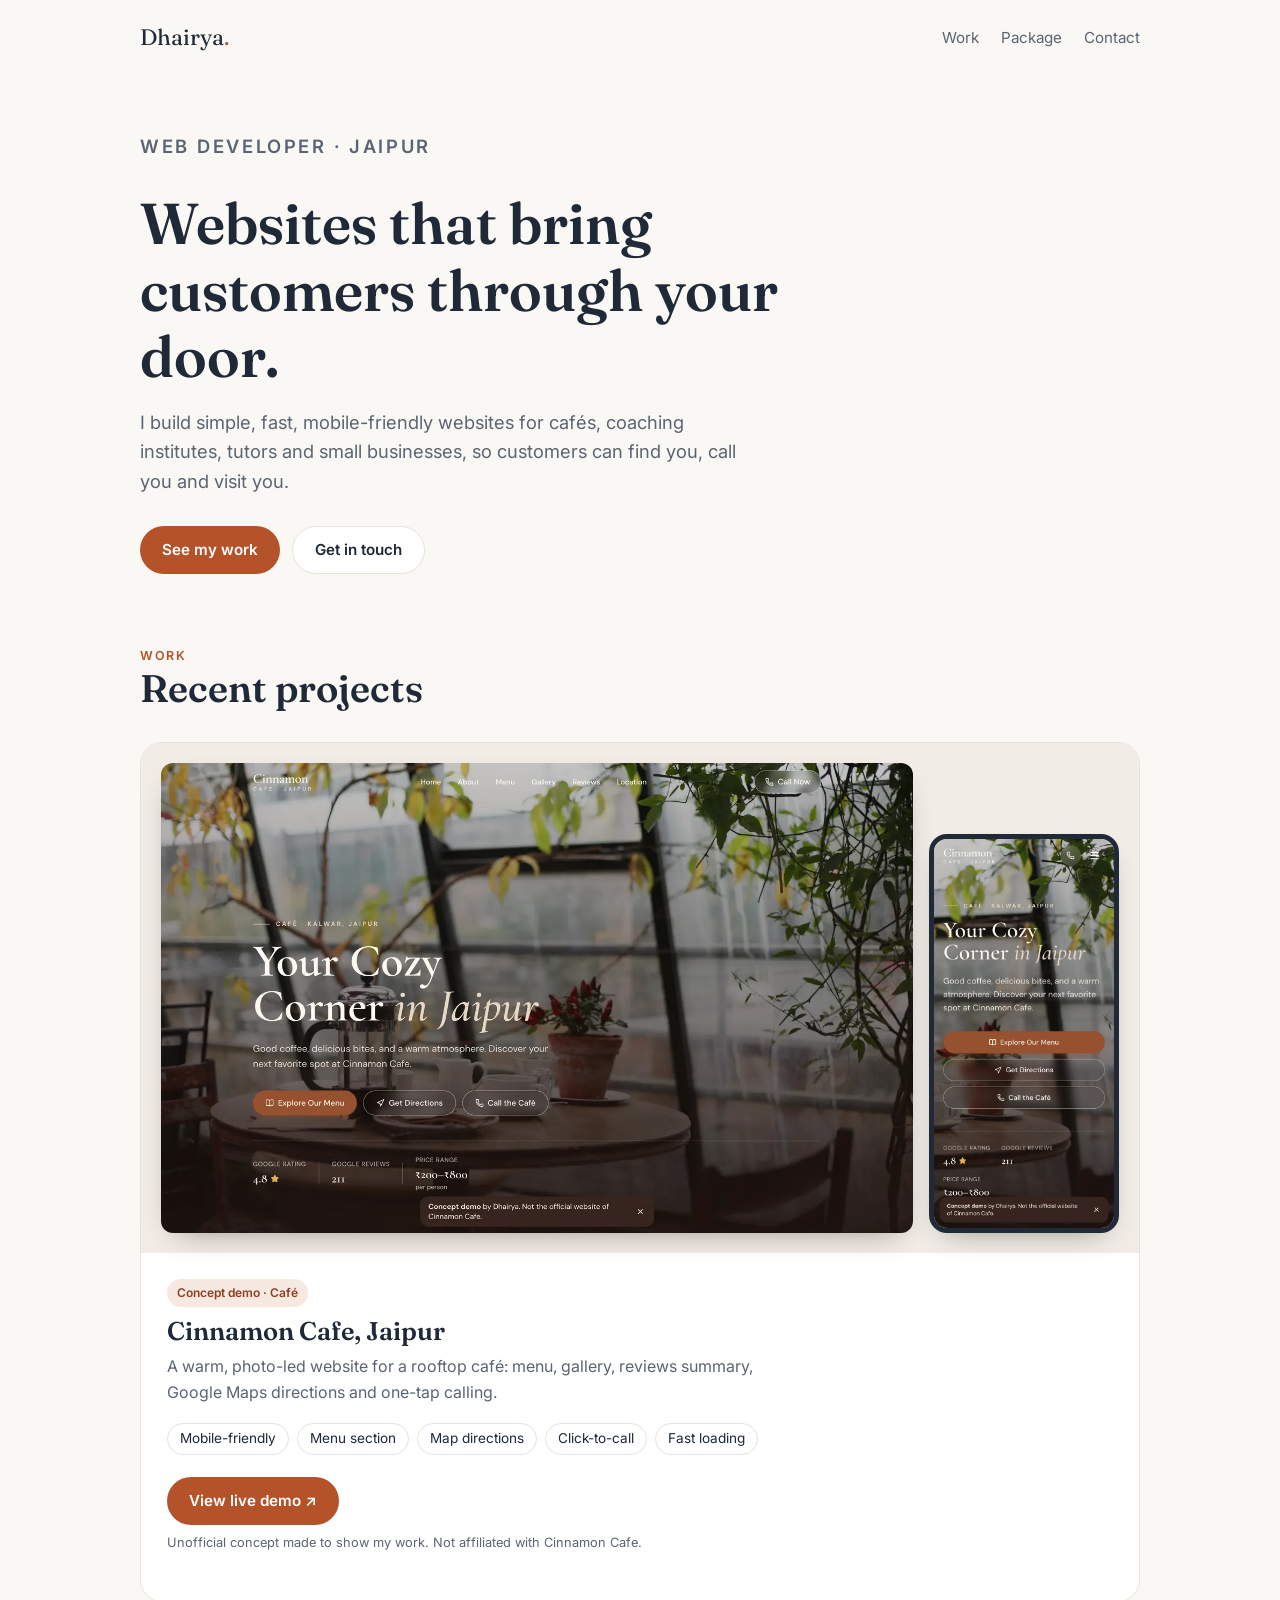
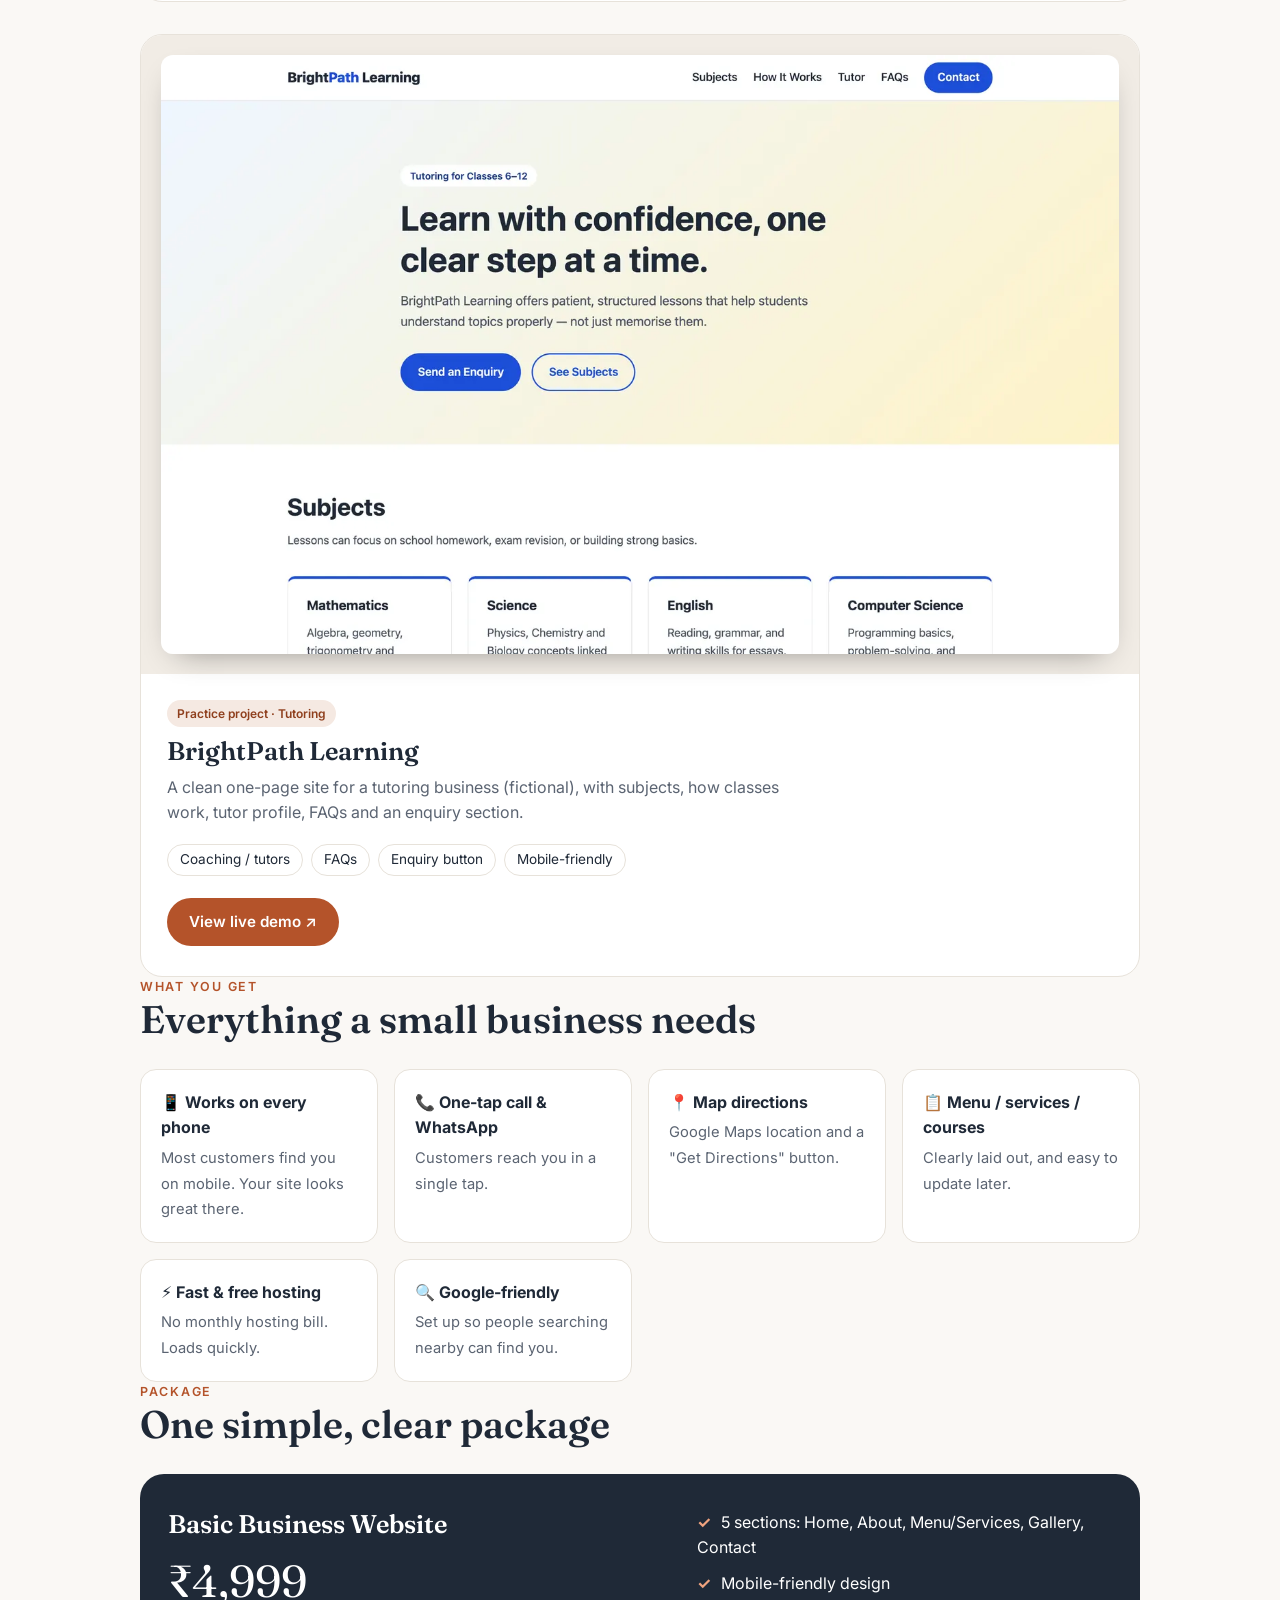
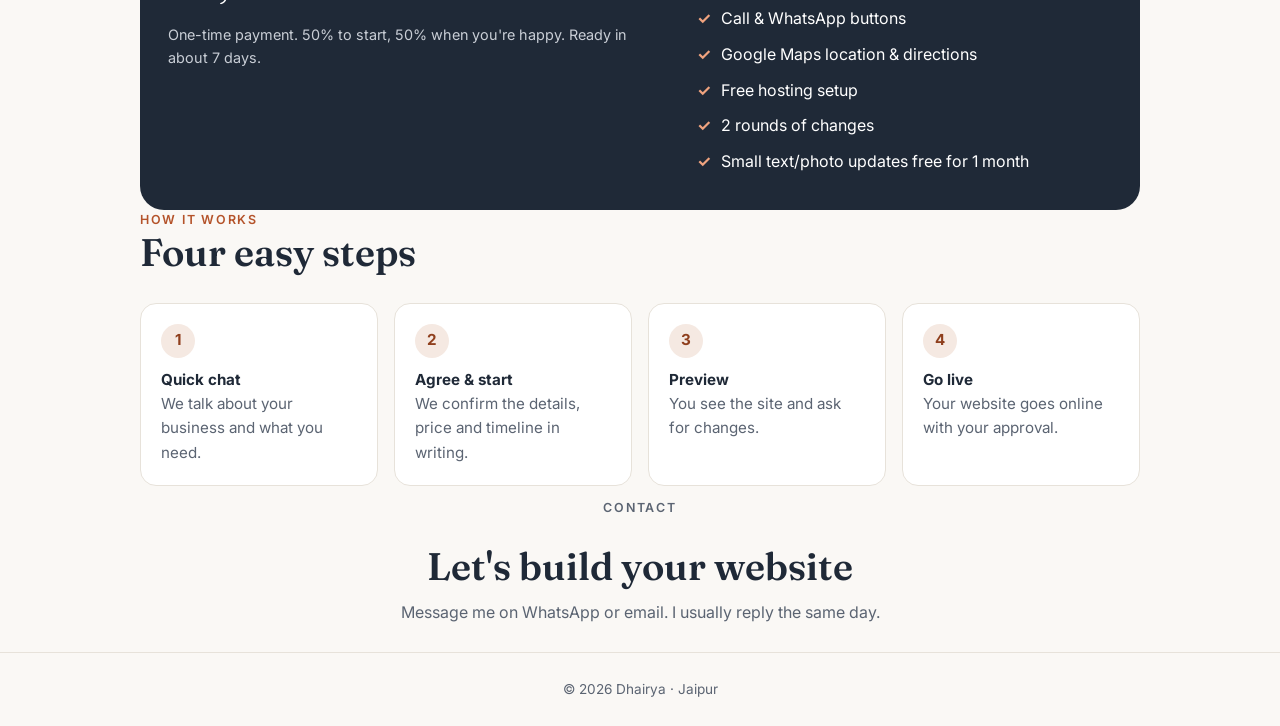
<file: index.html>
<!doctype html>
<html lang="en-IN">
<head>
  <meta charset="UTF-8" />
  <meta name="viewport" content="width=device-width, initial-scale=1.0" />
  <title>Dhairya | Websites for Local Businesses in Jaipur</title>
  <meta name="description" content="Simple, fast, mobile-friendly websites for cafés, coaching institutes, tutors and small businesses in Jaipur." />
  <link rel="icon" href="data:image/svg+xml,<svg xmlns='http://www.w3.org/2000/svg' viewBox='0 0 64 64'><rect width='64' height='64' rx='14' fill='%231f2937'/><text x='50%' y='58%' text-anchor='middle' font-size='34' font-family='Georgia' fill='white'>D</text></svg>" />
  <link rel="preconnect" href="https://fonts.googleapis.com" />
  <link rel="preconnect" href="https://fonts.gstatic.com" crossorigin />
  <link href="https://fonts.googleapis.com/css2?family=Fraunces:opsz,wght@9..144,600&family=Inter:wght@400;500;600&display=swap" rel="stylesheet" />
  <style>
    :root {
      --ink: #1f2937; --muted: #5b6472; --bg: #faf8f5; --card: #ffffff;
      --line: #e7e2da; --accent: #b4532a; --accent-dark: #8f3f1d; --green: #1f7a4d;
    }
    * { box-sizing: border-box; margin: 0; }
    html { scroll-behavior: smooth; }
    body { font-family: Inter, system-ui, sans-serif; color: var(--ink); background: var(--bg); line-height: 1.6; }
    img { max-width: 100%; height: auto; display: block; }
    [hidden] { display: none !important; }
    a { color: inherit; }
    :focus-visible { outline: 2.5px solid var(--accent); outline-offset: 3px; border-radius: 6px; }
    .wrap { max-width: 1040px; margin: 0 auto; padding: 0 20px; }
    h1, h2, h3 { font-family: Fraunces, Georgia, serif; font-weight: 600; line-height: 1.15; }
    h2 { font-size: clamp(1.8rem, 4vw, 2.4rem); }
    .eyebrow { font-size: .78rem; font-weight: 600; letter-spacing: .14em; text-transform: uppercase; color: var(--accent); }
    section { padding: 72px 0; }

    /* Nav */
    nav { display: flex; justify-content: space-between; align-items: center; padding: 20px 0; }
    .logo { font-family: Fraunces, Georgia, serif; font-size: 1.4rem; text-decoration: none; }
    .logo span { color: var(--accent); }
    nav ul { display: flex; gap: 22px; list-style: none; padding: 0; font-size: .95rem; }
    nav ul a { text-decoration: none; color: var(--muted); }
    nav ul a:hover { color: var(--ink); }
    @media (max-width: 560px) { nav ul { display: none; } }

    /* Buttons */
    .btn { display: inline-flex; align-items: center; justify-content: center; gap: 8px; min-height: 48px; padding: 0 22px; border-radius: 999px; font-weight: 600; font-size: .95rem; text-decoration: none; transition: transform .2s, background .2s; }
    .btn:hover { transform: translateY(-2px); }
    .btn-primary { background: var(--accent); color: #fff; }
    .btn-primary:hover { background: var(--accent-dark); }
    .btn-green { background: var(--green); color: #fff; }
    .btn-outline { border: 1.5px solid var(--line); background: var(--card); }
    .btn-outline:hover { border-color: var(--ink); }
    .btns { display: flex; flex-wrap: wrap; gap: 12px; }

    /* Hero */
    .hero { padding-top: 56px; padding-bottom: 72px; }
    .hero h1 { font-size: clamp(2.3rem, 6vw, 3.6rem); max-width: 760px; margin: 14px 0 18px; }
    .hero p { font-size: 1.15rem; color: var(--muted); max-width: 600px; margin-bottom: 30px; }

    /* Work */
    .project { background: var(--card); border: 1px solid var(--line); border-radius: 22px; overflow: hidden; margin-top: 32px; }
    .shots { display: grid; grid-template-columns: 1fr 190px; gap: 16px; padding: 20px; background: #f1ece5; align-items: end; }
    .shots img { border-radius: 12px; box-shadow: 0 12px 30px -16px rgba(0,0,0,.45); }
    .shots img.mobile { border-radius: 18px; border: 5px solid #1f2937; }
    @media (max-width: 640px) { .shots { grid-template-columns: 1fr; } .shots img.mobile { max-width: 200px; margin: 0 auto; } }
    .project-body { padding: 26px 26px 30px; }
    .project-body h3 { font-size: 1.6rem; }
    .tag { display: inline-block; font-size: .75rem; font-weight: 600; background: #f5e9e2; color: var(--accent-dark); padding: 4px 10px; border-radius: 999px; margin-bottom: 10px; }
    .project-body p { color: var(--muted); margin: 8px 0 18px; max-width: 640px; }
    .chips { display: flex; flex-wrap: wrap; gap: 8px; list-style: none; padding: 0; margin-bottom: 22px; }
    .chips li { font-size: .85rem; border: 1px solid var(--line); border-radius: 999px; padding: 4px 12px; }
    .note { font-size: .8rem; color: var(--muted); margin-top: 14px; }

    /* Features + package */
    .grid { display: grid; grid-template-columns: repeat(auto-fit, minmax(220px, 1fr)); gap: 16px; margin-top: 28px; }
    .feature { background: var(--card); border: 1px solid var(--line); border-radius: 16px; padding: 20px; }
    .feature b { display: block; margin-bottom: 4px; }
    .feature span { color: var(--muted); font-size: .92rem; }
    .package { background: var(--ink); color: #fff; border-radius: 24px; padding: 36px 28px; margin-top: 28px; display: grid; grid-template-columns: 1.2fr 1fr; gap: 30px; }
    @media (max-width: 760px) { .package { grid-template-columns: 1fr; } }
    .price { font-family: Fraunces, Georgia, serif; font-size: 2.8rem; margin: 6px 0; }
    .package ul { list-style: none; padding: 0; display: grid; gap: 10px; }
    .package li::before { content: "✓"; color: #f0a37f; font-weight: 700; margin-right: 10px; }
    .package .small { color: #c9ced6; font-size: .9rem; }

    /* Steps */
    .steps { counter-reset: s; display: grid; grid-template-columns: repeat(auto-fit, minmax(200px, 1fr)); gap: 16px; margin-top: 28px; list-style: none; padding: 0; }
    .steps li { counter-increment: s; background: var(--card); border: 1px solid var(--line); border-radius: 16px; padding: 20px; color: var(--muted); font-size: .95rem; }
    .steps li::before { content: counter(s); display: grid; place-items: center; width: 34px; height: 34px; border-radius: 50%; background: #f5e9e2; color: var(--accent-dark); font-weight: 700; margin-bottom: 10px; }
    .steps b { color: var(--ink); display: block; }

    /* Contact */
    .contact { text-align: center; }
    .contact p { color: var(--muted); margin: 12px auto 26px; max-width: 520px; }
    .contact .btns { justify-content: center; }
    footer { border-top: 1px solid var(--line); padding: 26px 0; font-size: .85rem; color: var(--muted); text-align: center; }
    @media (prefers-reduced-motion: reduce) { html { scroll-behavior: auto; } .btn { transition: none; } }
  </style>
</head>
<body>
  <!--
    =========================================================
     EDIT YOUR DETAILS HERE (bottom of the page, in <script>):
     - WhatsApp number, email, live demo link
     The price is in the "Package" section below — search for ₹.
    =========================================================
  -->
  <header class="wrap">
    <nav aria-label="Main">
      <a class="logo" href="#top">Dhairya<span>.</span></a>
      <ul>
        <li><a href="#work">Work</a></li>
        <li><a href="#package">Package</a></li>
        <li><a href="#contact">Contact</a></li>
      </ul>
    </nav>
  </header>

  <main id="top">
    <section class="hero wrap">
      <p class="eyebrow">Web developer · Jaipur</p>
      <h1>Websites that bring customers through your door.</h1>
      <p>I build simple, fast, mobile-friendly websites for cafés, coaching institutes, tutors and small businesses, so customers can find you, call you and visit you.</p>
      <div class="btns">
        <a class="btn btn-primary" href="#work">See my work</a>
        <a class="btn btn-outline" href="#contact">Get in touch</a>
      </div>
    </section>

    <section id="work" class="wrap" style="padding-top:0">
      <p class="eyebrow">Work</p>
      <h2>Recent projects</h2>

      <article class="project">
        <div class="shots">
          <img src="images/cinnamon-desktop.webp" width="1400" height="875" alt="Cinnamon Cafe website on a laptop screen: a cozy café photo with the headline 'Your Cozy Corner in Jaipur'" loading="lazy" />
          <img class="mobile" src="images/cinnamon-mobile.webp" width="600" height="1298" alt="Cinnamon Cafe website on a phone screen with menu, directions and call buttons" loading="lazy" />
        </div>
        <div class="project-body">
          <span class="tag">Concept demo · Café</span>
          <h3>Cinnamon Cafe, Jaipur</h3>
          <p>A warm, photo-led website for a rooftop café: menu, gallery, reviews summary, Google Maps directions and one-tap calling.</p>
          <ul class="chips">
            <li>Mobile-friendly</li><li>Menu section</li><li>Map directions</li><li>Click-to-call</li><li>Fast loading</li>
          </ul>
          <div class="btns">
            <a class="btn btn-primary" id="demo-link" hidden target="_blank" rel="noopener noreferrer">View live demo ↗</a>
          </div>
          <p class="note">Unofficial concept made to show my work. Not affiliated with Cinnamon Cafe.</p>
        </div>
      </article>

      <article class="project">
        <div class="shots" style="grid-template-columns:1fr">
          <img src="images/brightpath-desktop.webp" width="1400" height="875" alt="BrightPath Learning tutoring website with subjects and an enquiry button" loading="lazy" />
        </div>
        <div class="project-body">
          <span class="tag">Practice project · Tutoring</span>
          <h3>BrightPath Learning</h3>
          <p>A clean one-page site for a tutoring business (fictional), with subjects, how classes work, tutor profile, FAQs and an enquiry section.</p>
          <ul class="chips">
            <li>Coaching / tutors</li><li>FAQs</li><li>Enquiry button</li><li>Mobile-friendly</li>
          </ul>
          <div class="btns">
            <a class="btn btn-primary" href="https://dhairya-star.github.io/brightpath/" target="_blank" rel="noopener noreferrer">View live demo ↗</a>
          </div>
        </div>
      </article>
    </section>

    <section class="wrap" style="padding-top:0">
      <p class="eyebrow">What you get</p>
      <h2>Everything a small business needs</h2>
      <div class="grid">
        <div class="feature"><b>📱 Works on every phone</b><span>Most customers find you on mobile. Your site looks great there.</span></div>
        <div class="feature"><b>📞 One-tap call & WhatsApp</b><span>Customers reach you in a single tap.</span></div>
        <div class="feature"><b>📍 Map directions</b><span>Google Maps location and a "Get Directions" button.</span></div>
        <div class="feature"><b>📋 Menu / services / courses</b><span>Clearly laid out, and easy to update later.</span></div>
        <div class="feature"><b>⚡ Fast & free hosting</b><span>No monthly hosting bill. Loads quickly.</span></div>
        <div class="feature"><b>🔍 Google-friendly</b><span>Set up so people searching nearby can find you.</span></div>
      </div>
    </section>

    <section id="package" class="wrap" style="padding-top:0">
      <p class="eyebrow">Package</p>
      <h2>One simple, clear package</h2>
      <div class="package">
        <div>
          <h3 style="font-size:1.6rem">Basic Business Website</h3>
          <p class="price">₹4,999</p>
          <p class="small">One-time payment. 50% to start, 50% when you're happy. Ready in about 7 days.</p>
          <div class="btns" style="margin-top:22px">
            <a class="btn btn-primary contact-whatsapp" hidden target="_blank" rel="noopener noreferrer">Ask on WhatsApp</a>
          </div>
        </div>
        <ul>
          <li>5 sections: Home, About, Menu/Services, Gallery, Contact</li>
          <li>Mobile-friendly design</li>
          <li>Call & WhatsApp buttons</li>
          <li>Google Maps location & directions</li>
          <li>Free hosting setup</li>
          <li>2 rounds of changes</li>
          <li>Small text/photo updates free for 1 month</li>
        </ul>
      </div>
    </section>

    <section class="wrap" style="padding-top:0">
      <p class="eyebrow">How it works</p>
      <h2>Four easy steps</h2>
      <ol class="steps">
        <li><b>Quick chat</b>We talk about your business and what you need.</li>
        <li><b>Agree & start</b>We confirm the details, price and timeline in writing.</li>
        <li><b>Preview</b>You see the site and ask for changes.</li>
        <li><b>Go live</b>Your website goes online with your approval.</li>
      </ol>
    </section>

    <section id="contact" class="wrap contact">
      <p class="eyebrow">Contact</p>
      <h2>Let's build your website</h2>
      <p>Message me on WhatsApp or email. I usually reply the same day.</p>
      <div class="btns">
        <a class="btn btn-green contact-whatsapp" id="whatsapp-link" hidden target="_blank" rel="noopener noreferrer">WhatsApp me</a>
        <a class="btn btn-outline" id="email-link" hidden>Email me</a>
      </div>
    </section>
  </main>

  <footer>© <span id="year"></span> Dhairya · Jaipur</footer>

  <script>
    // ========== EDIT YOUR DETAILS HERE ==========
    const MY_DETAILS = {
      whatsapp: '',   // country code + number, no spaces or +, e.g. '919876543210'
      email: '',      // e.g. 'yourname@gmail.com'
      cinnamonDemoUrl: 'https://dhairya-star.github.io/cinnamon-cafe/', // live demo link, e.g. 'https://cinnamon-cafe-demo.netlify.app'
    };
    // ============================================

    const msg = encodeURIComponent("Hi Dhairya, I saw your portfolio and I'm interested in a website.");
    const wa = MY_DETAILS.whatsapp ? `https://wa.me/${MY_DETAILS.whatsapp}?text=${msg}` : '';

    // Hide any button whose link hasn't been filled in yet (no broken buttons)
    function setLink(el, url) { if (url) { el.href = url; el.hidden = false; } }
    document.querySelectorAll('.contact-whatsapp').forEach(el => setLink(el, wa));
    setLink(document.getElementById('email-link'), MY_DETAILS.email ? `mailto:${MY_DETAILS.email}` : '');
    setLink(document.getElementById('demo-link'), MY_DETAILS.cinnamonDemoUrl);
    document.getElementById('year').textContent = new Date().getFullYear();
  </script>
</body>
</html>
</file>
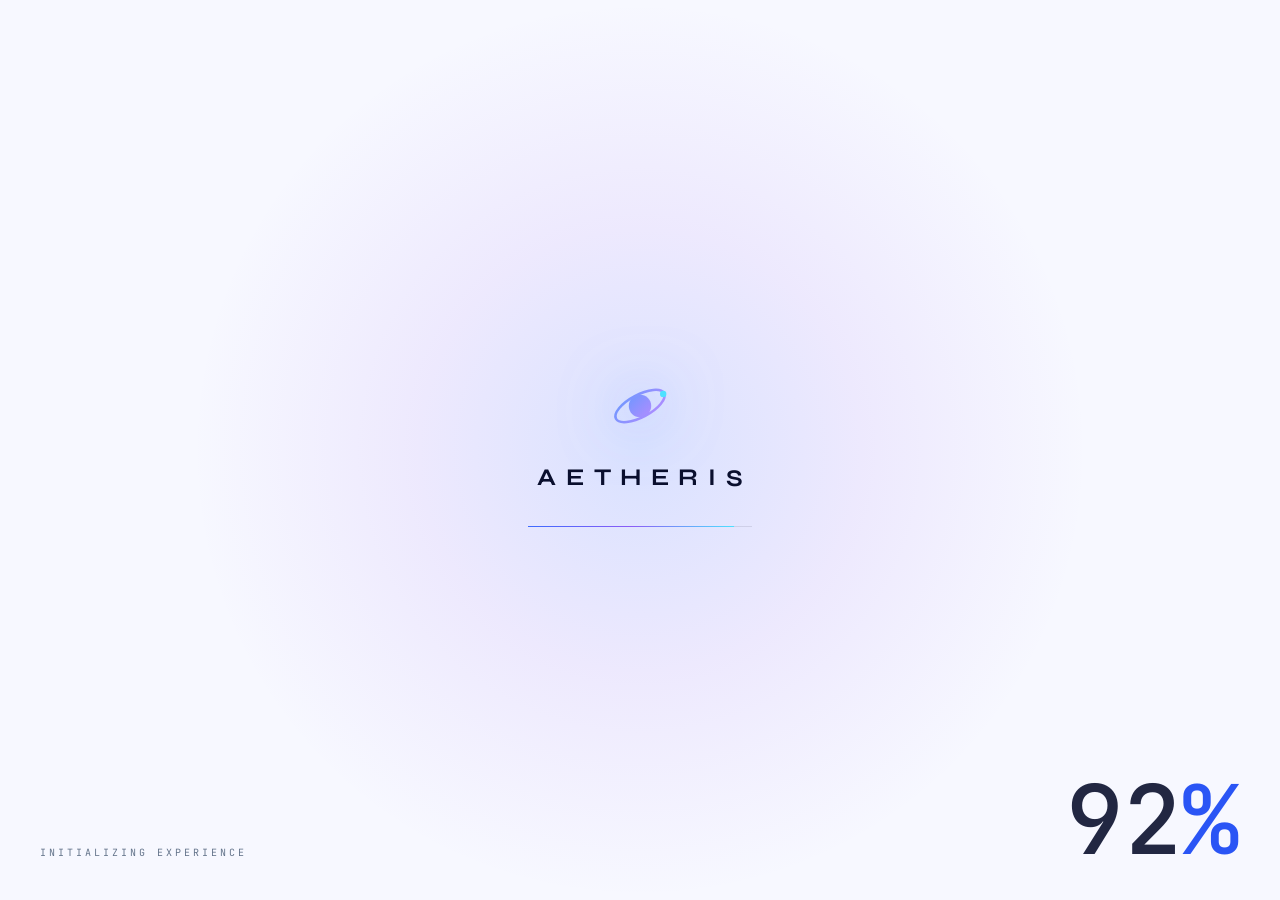
<file: aetheris/index.html>
<!doctype html>
<html lang="en">
  <head>
    <meta charset="UTF-8" />
    <meta name="viewport" content="width=device-width, initial-scale=1.0" />
    <meta name="theme-color" content="#f7f8ff" />
    <meta
      name="description"
      content="Aetheris designs, trains and ships adaptive AI products that feel effortless — fast enough to disappear, thoughtful enough to trust."
    />
    <title>Aetheris — Intelligence that feels alive</title>
    <link rel="icon" type="image/svg+xml" href="/aetheris/favicon.svg" />
    <link rel="preconnect" href="https://fonts.googleapis.com" />
    <link rel="preconnect" href="https://fonts.gstatic.com" crossorigin />
    <link
      href="https://fonts.googleapis.com/css2?family=JetBrains+Mono:wght@400;500&family=Manrope:wght@400;500;600;700&family=Syne:wght@500;600;700;800&display=swap"
      rel="stylesheet"
    />
    <script type="module" crossorigin src="/aetheris/assets/index-BxtEhSnb.js"></script>
    <link rel="stylesheet" crossorigin href="/aetheris/assets/index-csUmiPxb.css">
  </head>
  <body>
    <div id="root"></div>
  </body>
</html>
</file>
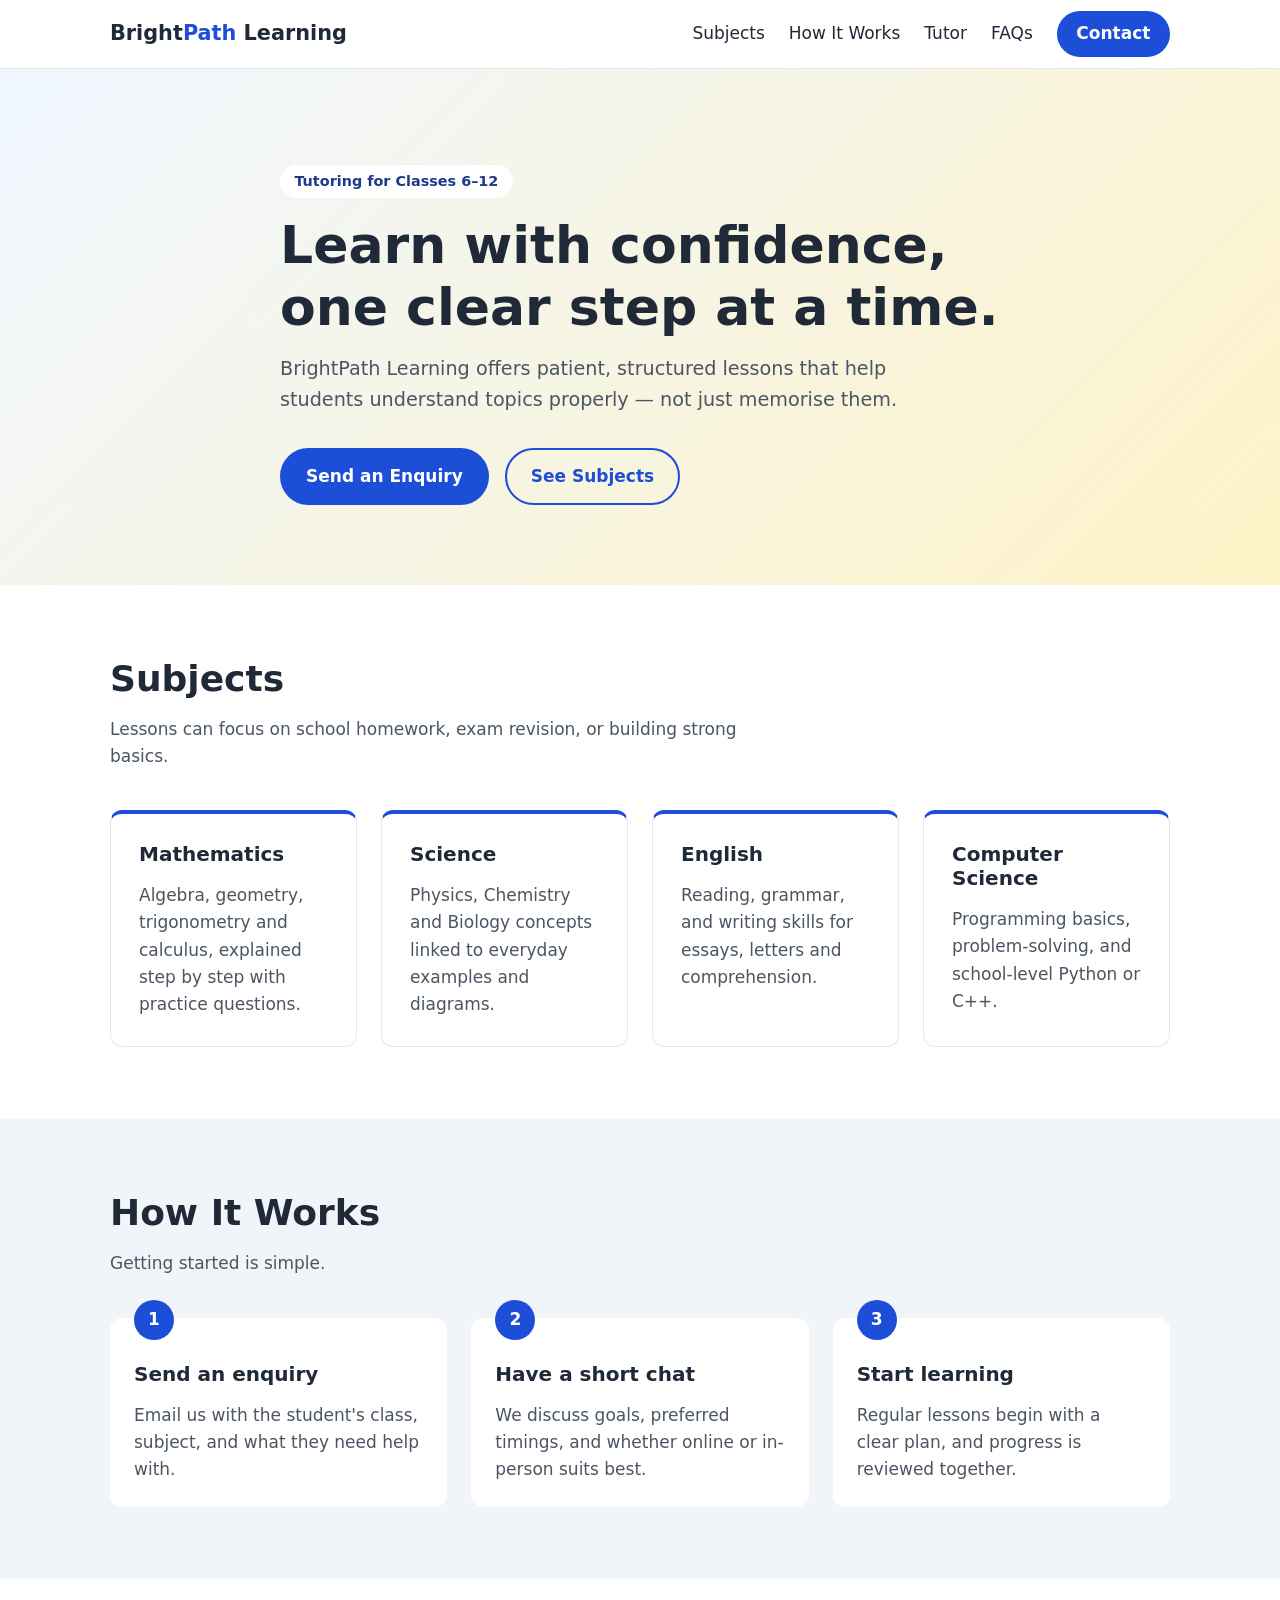
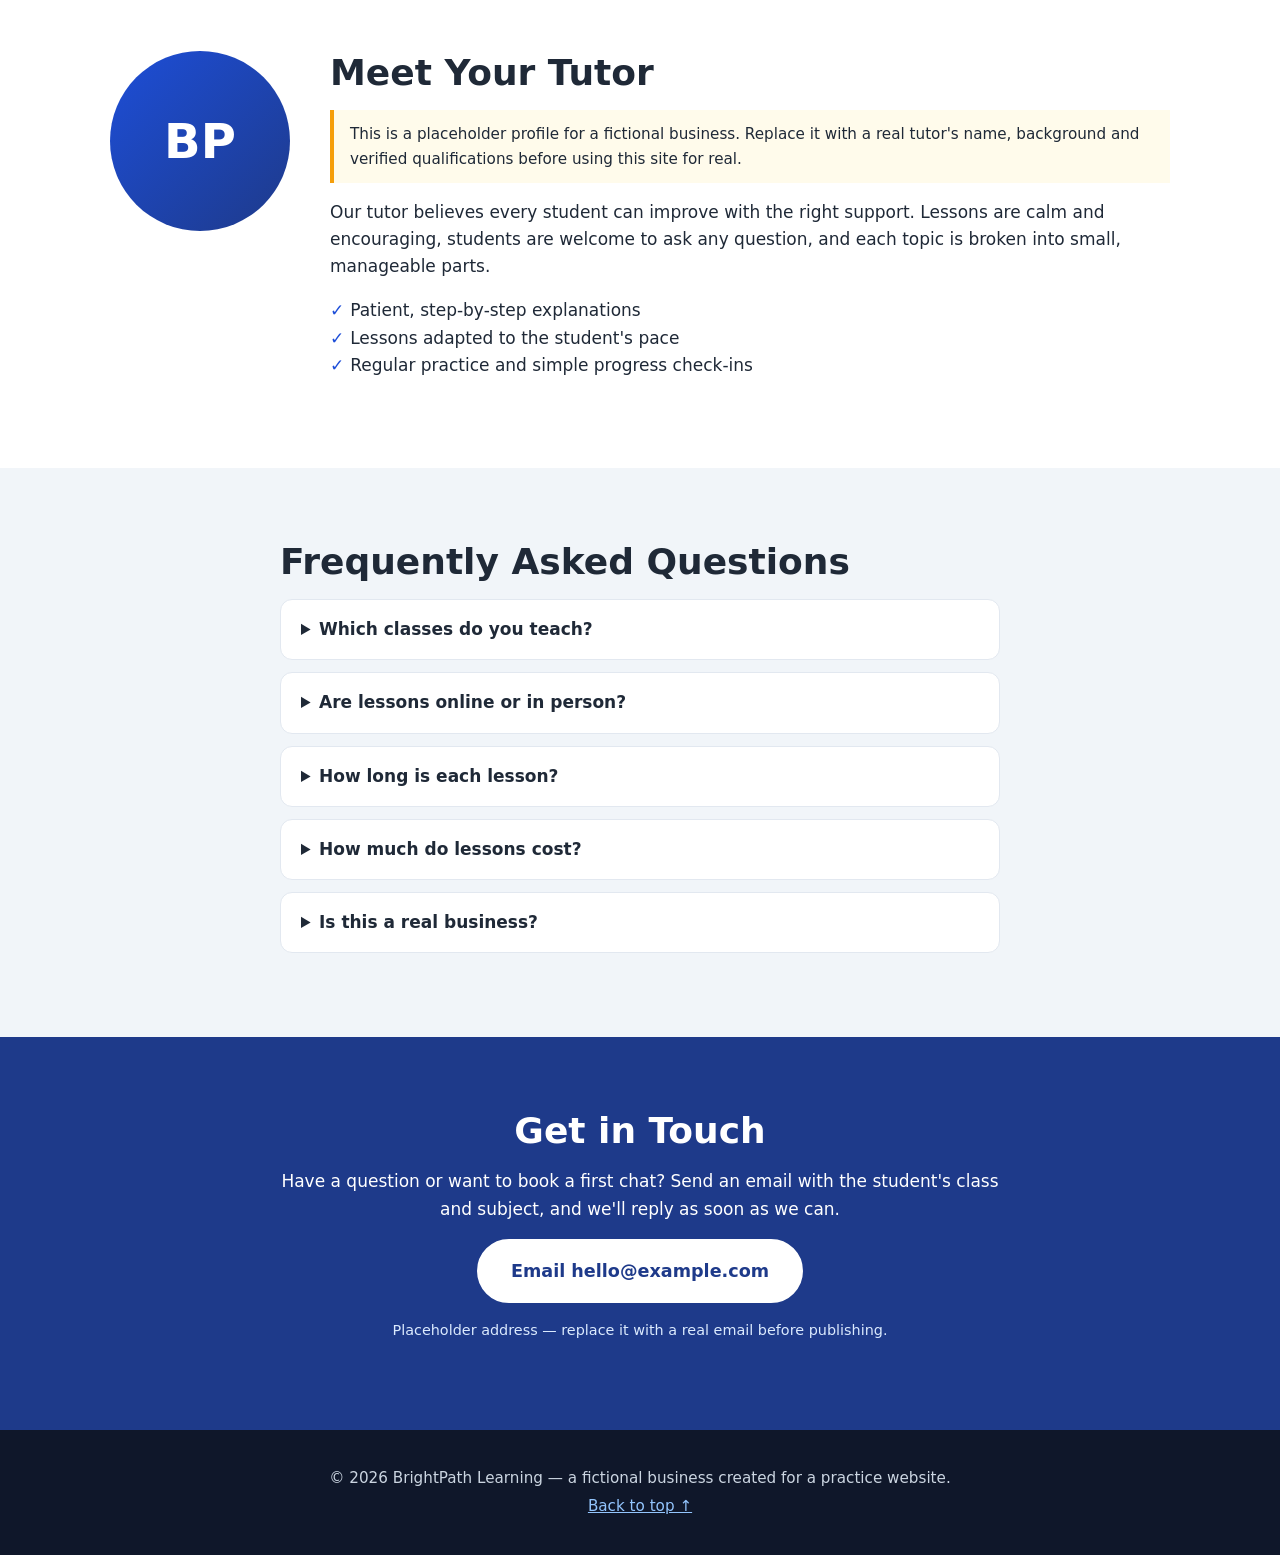
<file: brightpath/index.html>
<!DOCTYPE html>
<html lang="en">
<head>
  <!-- Basic page settings -->
  <meta charset="UTF-8">
  <!-- Makes the page scale correctly on phones -->
  <meta name="viewport" content="width=device-width, initial-scale=1.0">
  <title>BrightPath Learning | Friendly Tutoring for School Students</title>
  <meta name="description" content="BrightPath Learning is a fictional tutoring business offering one-to-one and small-group lessons in Maths, Science, English and Computer Science. A practice website project.">

  <!-- Our stylesheet -->
  <link rel="stylesheet" href="styles.css">
</head>
<body>

  <!-- Lets keyboard users jump straight past the menu -->
  <a class="skip-link" href="#main">Skip to main content</a>

  <!-- ===== HEADER & NAVIGATION ===== -->
  <header class="site-header">
    <div class="container header-inner">
      <a href="#home" class="logo">Bright<span>Path</span> Learning</a>

      <!-- This button only shows on small screens -->
      <button class="nav-toggle" type="button" aria-expanded="false" aria-controls="site-nav">
        <span class="nav-toggle-bar" aria-hidden="true"></span>
        <span class="nav-toggle-bar" aria-hidden="true"></span>
        <span class="nav-toggle-bar" aria-hidden="true"></span>
        <span class="visually-hidden">Menu</span>
      </button>

      <nav id="site-nav" class="site-nav" aria-label="Main">
        <ul>
          <li><a href="#subjects">Subjects</a></li>
          <li><a href="#how-it-works">How It Works</a></li>
          <li><a href="#tutor">Tutor</a></li>
          <li><a href="#faqs">FAQs</a></li>
          <li><a href="#contact" class="btn btn-small">Contact</a></li>
        </ul>
      </nav>
    </div>
  </header>

  <main id="main">

    <!-- ===== HERO ===== -->
    <section id="home" class="hero">
      <div class="container hero-inner">
        <p class="eyebrow">Tutoring for Classes 6–12</p>
        <h1>Learn with confidence, one clear step at a time.</h1>
        <p class="hero-text">
          BrightPath Learning offers patient, structured lessons that help students
          understand topics properly — not just memorise them.
        </p>
        <div class="hero-buttons">
          <a href="#contact" class="btn">Send an Enquiry</a>
          <a href="#subjects" class="btn btn-outline">See Subjects</a>
        </div>
      </div>
    </section>

    <!-- ===== SUBJECTS ===== -->
    <section id="subjects" class="section">
      <div class="container">
        <h2>Subjects</h2>
        <p class="section-intro">Lessons can focus on school homework, exam revision, or building strong basics.</p>

        <div class="card-grid">
          <article class="card">
            <h3>Mathematics</h3>
            <p>Algebra, geometry, trigonometry and calculus, explained step by step with practice questions.</p>
          </article>
          <article class="card">
            <h3>Science</h3>
            <p>Physics, Chemistry and Biology concepts linked to everyday examples and diagrams.</p>
          </article>
          <article class="card">
            <h3>English</h3>
            <p>Reading, grammar, and writing skills for essays, letters and comprehension.</p>
          </article>
          <article class="card">
            <h3>Computer Science</h3>
            <p>Programming basics, problem-solving, and school-level Python or C++.</p>
          </article>
        </div>
      </div>
    </section>

    <!-- ===== HOW IT WORKS ===== -->
    <section id="how-it-works" class="section section-alt">
      <div class="container">
        <h2>How It Works</h2>
        <p class="section-intro">Getting started is simple.</p>

        <!-- An ordered list, because the steps happen in order -->
        <ol class="steps">
          <li class="step">
            <h3>Send an enquiry</h3>
            <p>Email us with the student's class, subject, and what they need help with.</p>
          </li>
          <li class="step">
            <h3>Have a short chat</h3>
            <p>We discuss goals, preferred timings, and whether online or in-person suits best.</p>
          </li>
          <li class="step">
            <h3>Start learning</h3>
            <p>Regular lessons begin with a clear plan, and progress is reviewed together.</p>
          </li>
        </ol>
      </div>
    </section>

    <!-- ===== TUTOR INTRODUCTION ===== -->
    <section id="tutor" class="section">
      <div class="container tutor">
        <!-- Placeholder "photo": initials in a circle, so no fake photo is used -->
        <div class="tutor-avatar" aria-hidden="true">BP</div>
        <div>
          <h2>Meet Your Tutor</h2>
          <p class="note">
            This is a placeholder profile for a fictional business. Replace it with a real
            tutor's name, background and verified qualifications before using this site for real.
          </p>
          <p>
            Our tutor believes every student can improve with the right support. Lessons are
            calm and encouraging, students are welcome to ask any question, and each topic is
            broken into small, manageable parts.
          </p>
          <ul class="tick-list">
            <li>Patient, step-by-step explanations</li>
            <li>Lessons adapted to the student's pace</li>
            <li>Regular practice and simple progress check-ins</li>
          </ul>
        </div>
      </div>
    </section>

    <!-- ===== FAQs ===== -->
    <!-- <details> and <summary> make open/close boxes with NO JavaScript needed -->
    <section id="faqs" class="section section-alt">
      <div class="container narrow">
        <h2>Frequently Asked Questions</h2>

        <details class="faq">
          <summary>Which classes do you teach?</summary>
          <p>Lessons are designed for students in Classes 6 to 12.</p>
        </details>

        <details class="faq">
          <summary>Are lessons online or in person?</summary>
          <p>Both options can be discussed during the first chat, depending on location and availability.</p>
        </details>

        <details class="faq">
          <summary>How long is each lesson?</summary>
          <p>A typical lesson is 60 minutes, but this can be adjusted to suit the student.</p>
        </details>

        <details class="faq">
          <summary>How much do lessons cost?</summary>
          <p>Fees depend on the subject, class and lesson format. Please send an enquiry for details.</p>
        </details>

        <details class="faq">
          <summary>Is this a real business?</summary>
          <p>No. BrightPath Learning is fictional and this website is a practice project.</p>
        </details>
      </div>
    </section>

    <!-- ===== CONTACT ===== -->
    <section id="contact" class="section contact">
      <div class="container narrow center">
        <h2>Get in Touch</h2>
        <p>
          Have a question or want to book a first chat? Send an email with the student's
          class and subject, and we'll reply as soon as we can.
        </p>
        <!-- mailto: opens the visitor's email app. example.com is a reserved placeholder domain. -->
        <a class="btn btn-large"
           href="mailto:hello@example.com?subject=Tutoring%20enquiry%20-%20BrightPath%20Learning">
          Email hello@example.com
        </a>
        <p class="small">Placeholder address — replace it with a real email before publishing.</p>
      </div>
    </section>

  </main>

  <!-- ===== FOOTER ===== -->
  <footer class="site-footer">
    <div class="container">
      <p>&copy; <span id="year">2026</span> BrightPath Learning — a fictional business created for a practice website.</p>
      <p><a href="#home">Back to top ↑</a></p>
    </div>
  </footer>

  <!-- "defer" means: load the script after the HTML is ready -->
  <script src="script.js" defer></script>
</body>
</html>
</file>
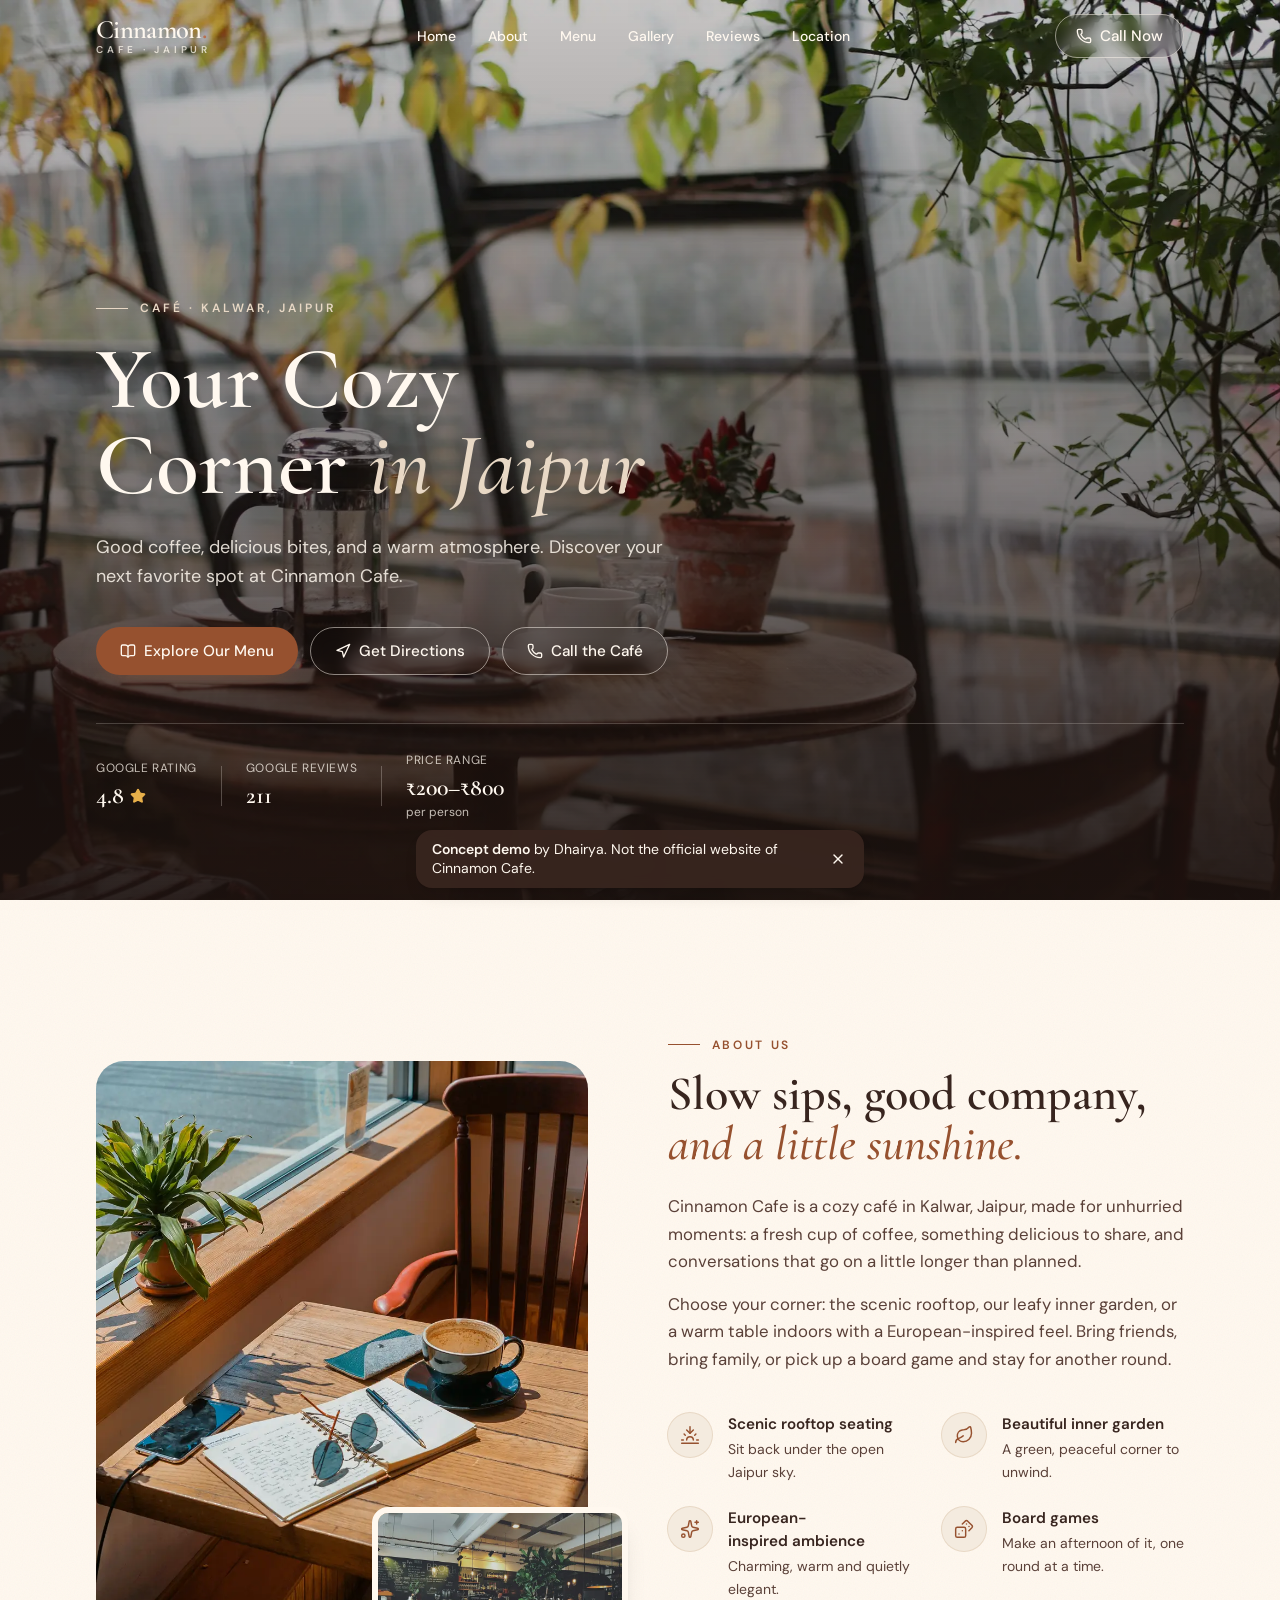
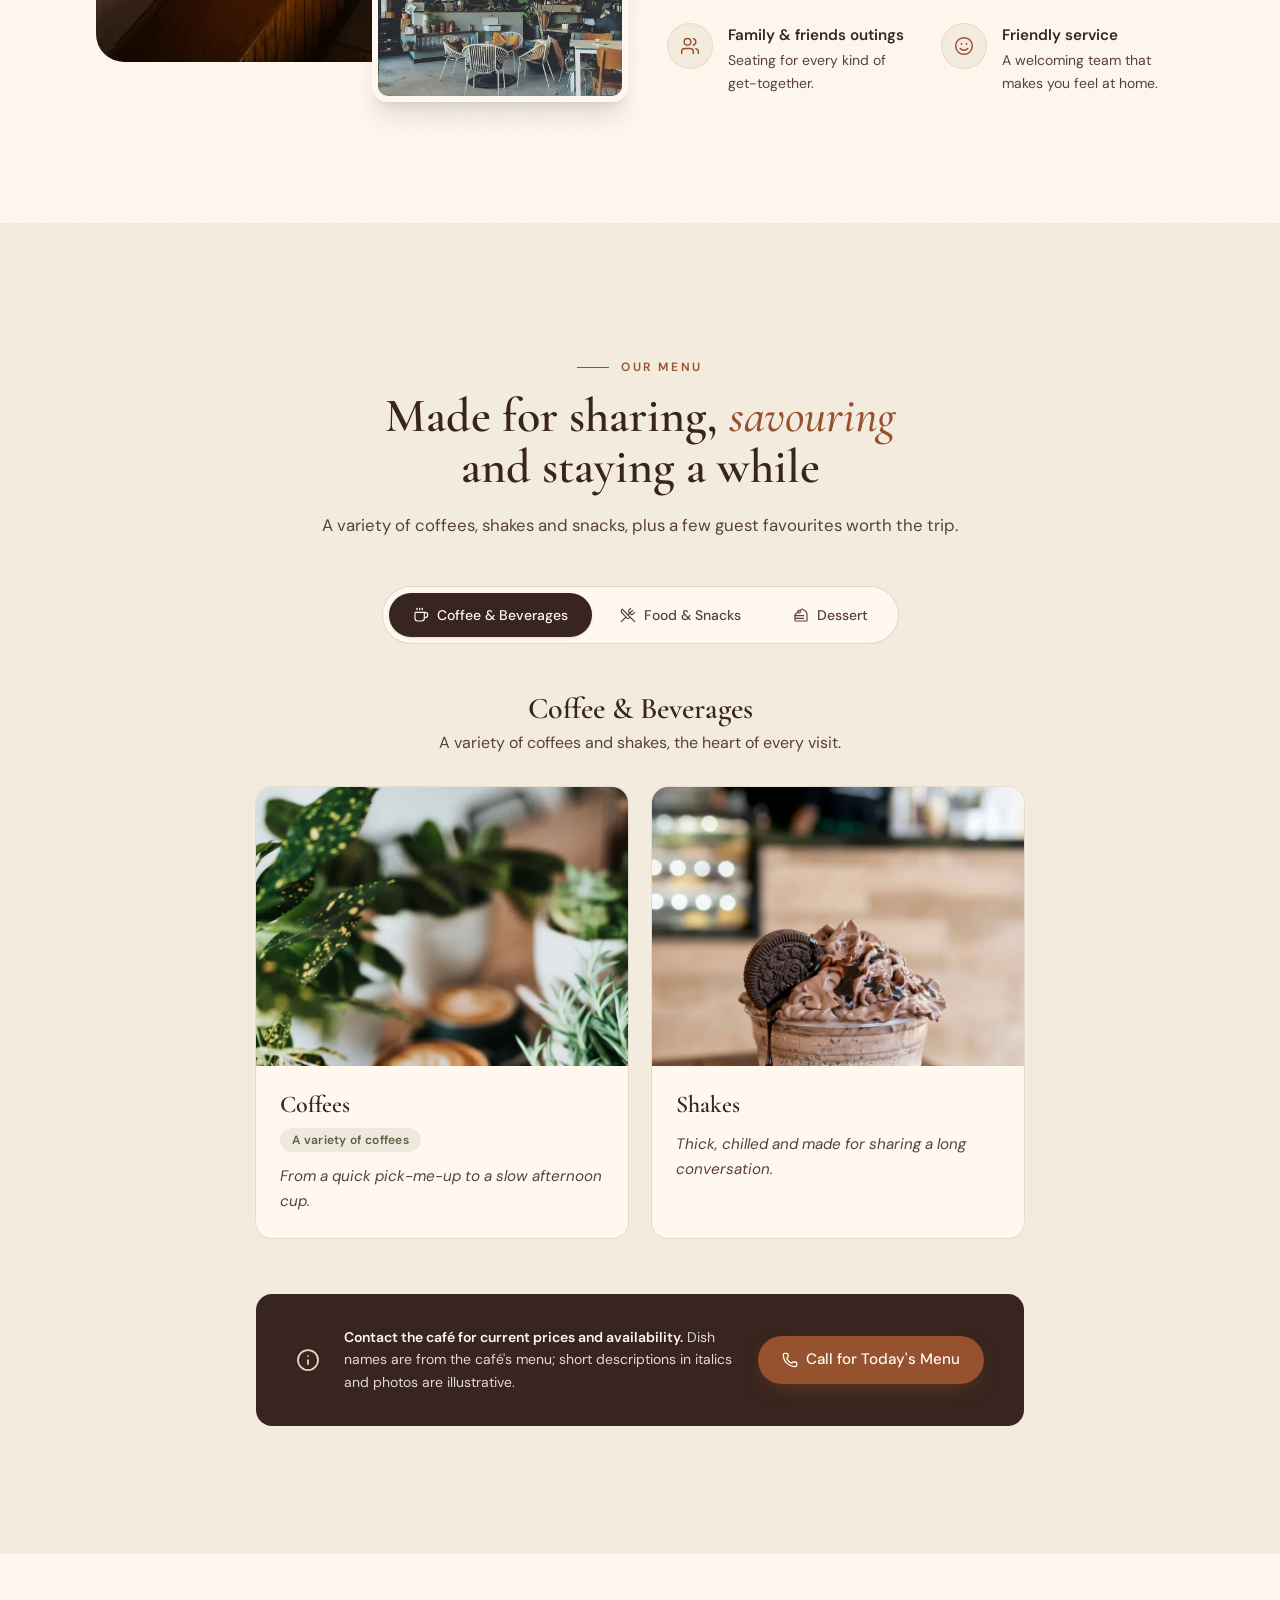
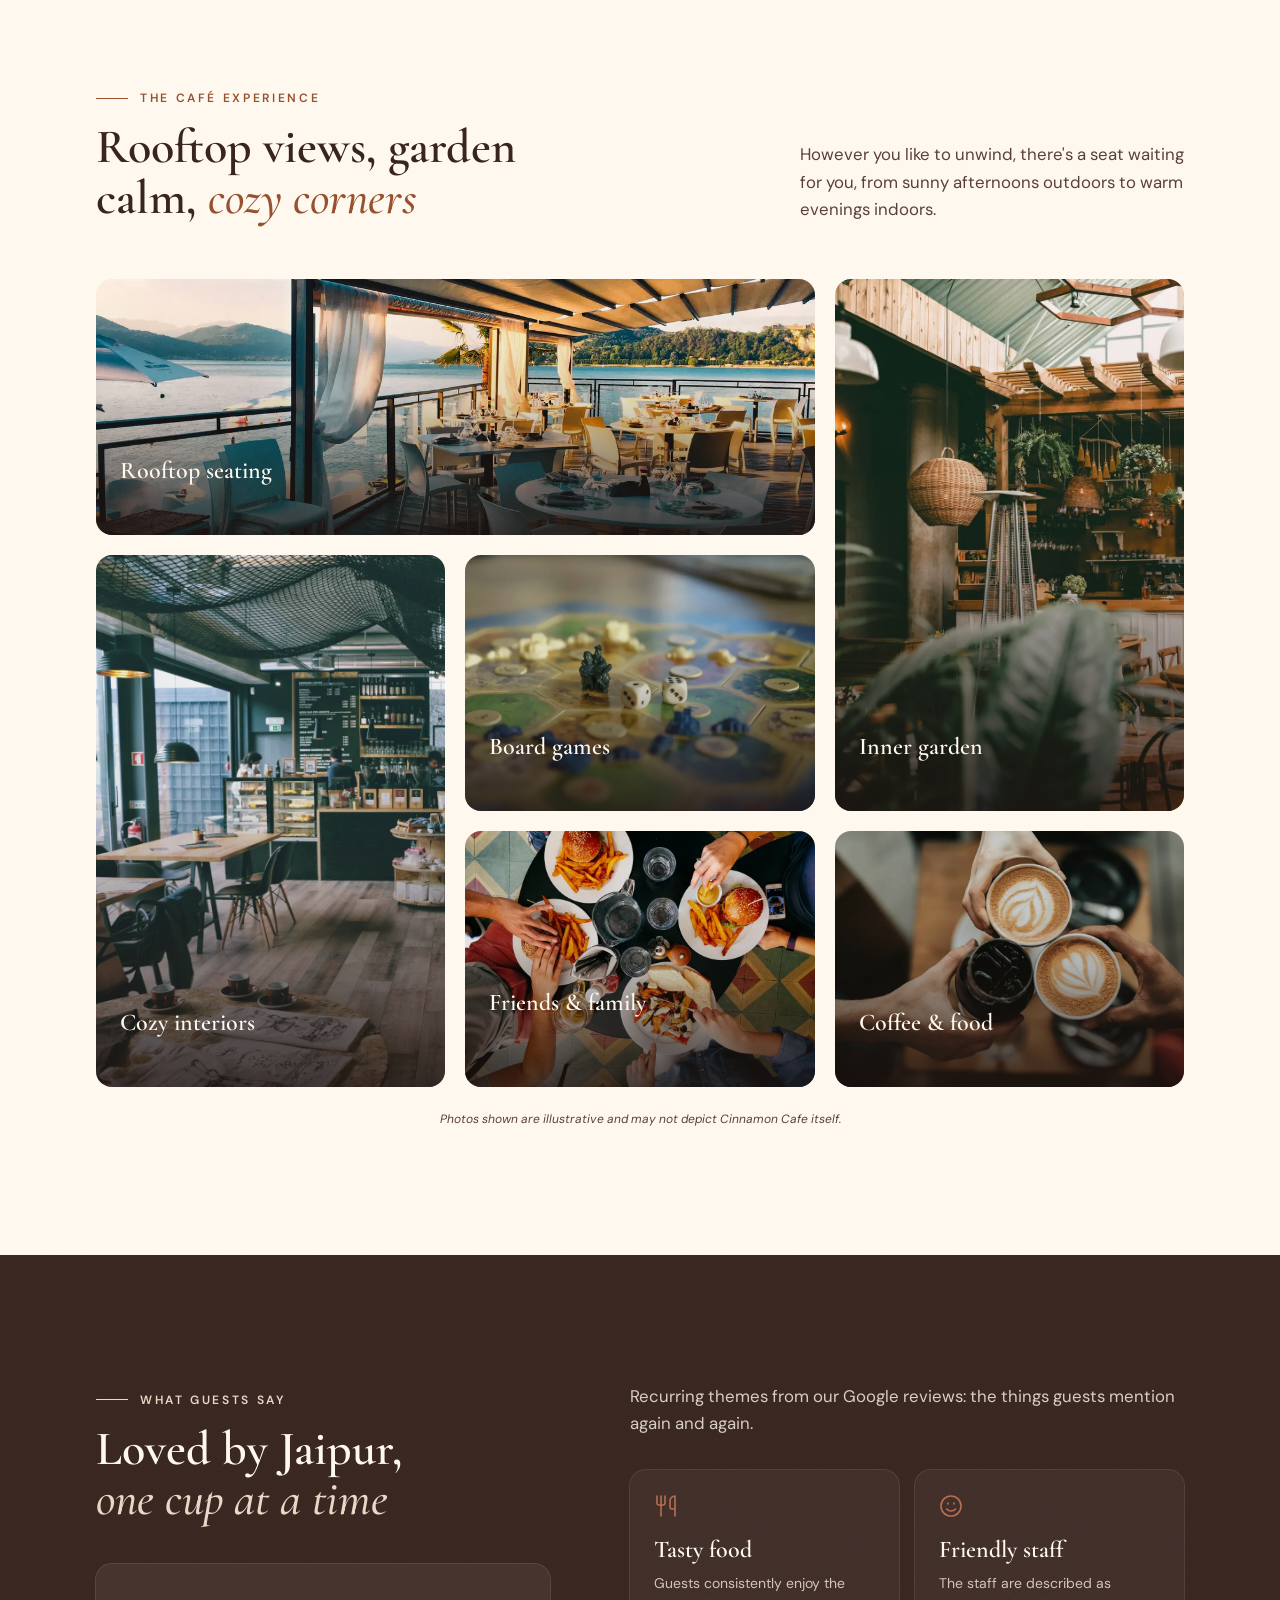
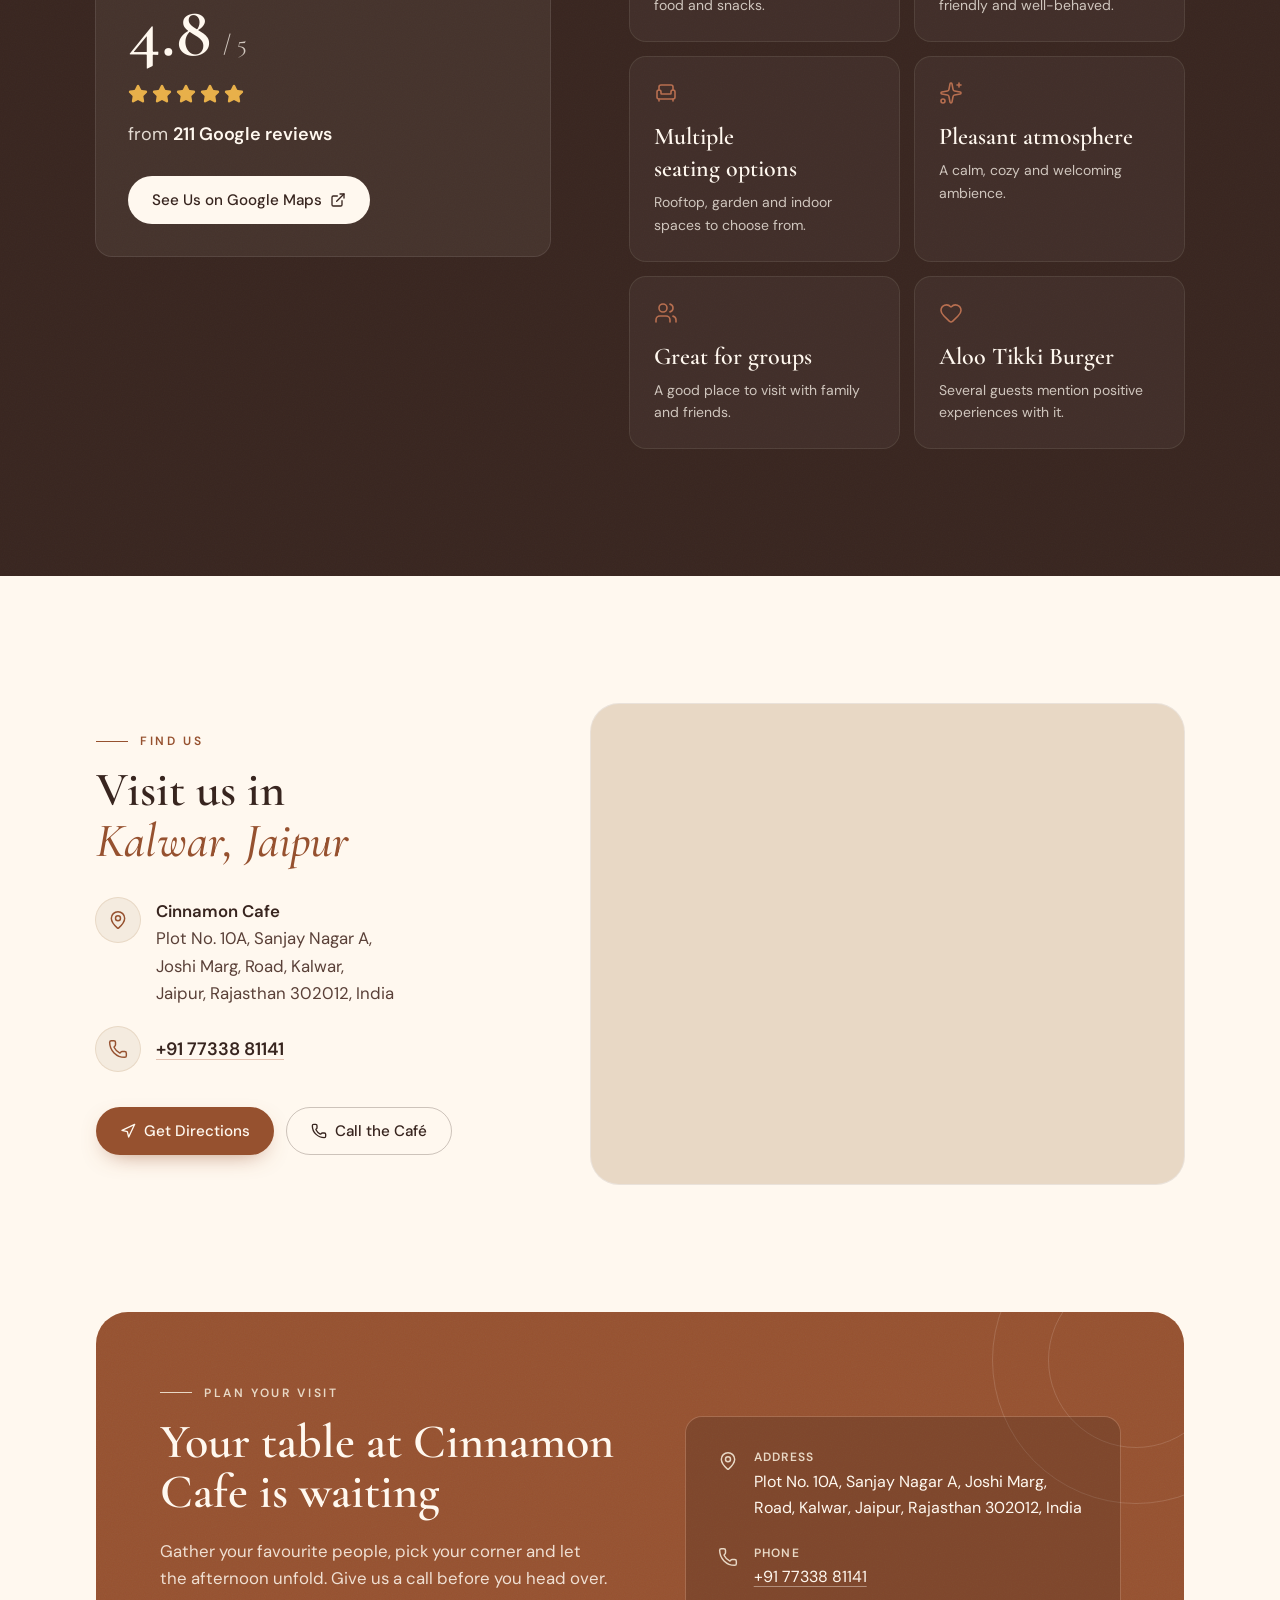
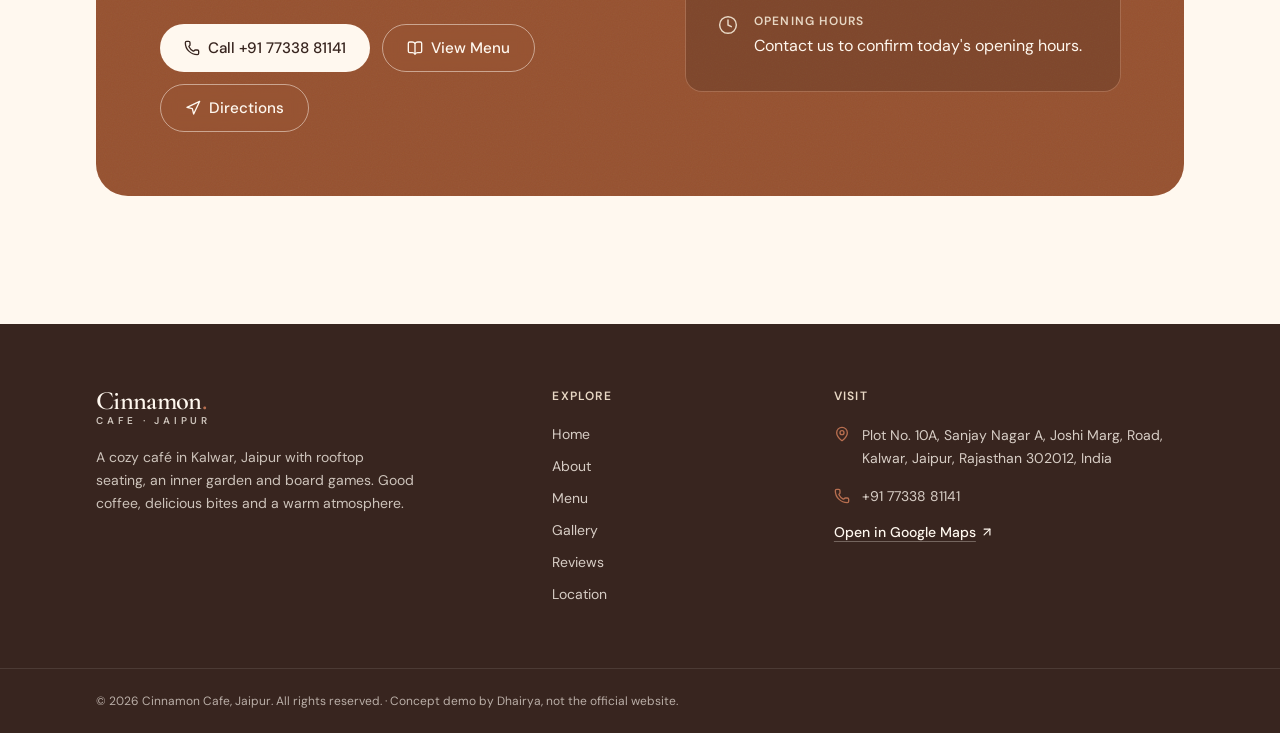
<file: cinnamon-cafe/index.html>
<!doctype html>
<html lang="en-IN">
  <head>
    <meta charset="UTF-8" />
    <meta name="viewport" content="width=device-width, initial-scale=1.0" />

    <!-- ===== SEO ===== -->
    <title>Cinnamon Cafe Jaipur | Cozy Rooftop Cafe &amp; Coffee Shop in Kalwar</title>
    <meta
      name="description"
      content="Cinnamon Cafe is a cozy coffee shop in Kalwar, Jaipur with scenic rooftop seating, an inner garden, board games and European-style ambience. Coffee, shakes, pizza, pasta and desserts. Rated 4.8 on Google."
    />
    <!-- DEMO: keeps this concept site out of Google. Remove once the café approves it. -->
    <meta name="robots" content="noindex, nofollow" />
    <meta name="theme-color" content="#38251F" />
    <link rel="icon" type="image/svg+xml" href="/cinnamon-cafe/favicon.svg" />
    <link rel="apple-touch-icon" href="/cinnamon-cafe/favicon.svg" />
    <link rel="canonical" href="https://dhairya-star.github.io/cinnamon-cafe/" />

    <!-- ===== Open Graph / social sharing ===== -->
    <meta property="og:type" content="website" />
    <meta property="og:site_name" content="Cinnamon Cafe" />
    <meta property="og:title" content="Cinnamon Cafe Jaipur | Your Cozy Corner in Jaipur" />
    <meta
      property="og:description"
      content="Good coffee, delicious bites and a warm atmosphere. Rooftop seating, an inner garden and board games in Kalwar, Jaipur."
    />
    <meta property="og:url" content="https://dhairya-star.github.io/cinnamon-cafe/" />
    <meta property="og:image" content="https://dhairya-star.github.io/cinnamon-cafe/images/og-image.jpg" />
    <meta property="og:image:width" content="1200" />
    <meta property="og:image:height" content="630" />
    <meta property="og:image:alt" content="A sunlit café table by the window surrounded by plants" />
    <meta property="og:locale" content="en_IN" />
    <meta name="twitter:card" content="summary_large_image" />

    <!-- ===== Fonts ===== -->
    <link rel="preconnect" href="https://fonts.googleapis.com" />
    <link rel="preconnect" href="https://fonts.gstatic.com" crossorigin />
    <link
      href="https://fonts.googleapis.com/css2?family=Cormorant+Garamond:ital,wght@0,500;0,600;0,700;1,500&family=DM+Sans:opsz,wght@9..40,400;9..40,500;9..40,600&display=swap"
      rel="stylesheet"
    />

    <!-- Preload the hero image so it appears fast -->
    <link rel="preload" as="image" href="/cinnamon-cafe/images/hero-cafe-mobile.webp" media="(max-width: 767px)" />
    <link rel="preload" as="image" href="/cinnamon-cafe/images/hero-cafe.webp" media="(min-width: 768px)" />

    <!--
      ===== Structured data (helps Google understand the business) =====
      Only verified facts are listed. No rating, reviews or opening hours
      are included here on purpose.
    -->
    <script type="application/ld+json">
      {
        "@context": "https://schema.org",
        "@type": "CafeOrCoffeeShop",
        "name": "Cinnamon Cafe",
        "telephone": "+91-77338-81141",
        "priceRange": "₹200–₹800",
        "address": {
          "@type": "PostalAddress",
          "streetAddress": "Plot No. 10A, Sanjay Nagar A, Joshi Marg, Road, Kalwar",
          "addressLocality": "Jaipur",
          "addressRegion": "Rajasthan",
          "postalCode": "302012",
          "addressCountry": "IN"
        },
        "amenityFeature": [
          { "@type": "LocationFeatureSpecification", "name": "Rooftop seating", "value": true },
          { "@type": "LocationFeatureSpecification", "name": "Garden seating", "value": true },
          { "@type": "LocationFeatureSpecification", "name": "Board games", "value": true }
        ]
      }
    </script>
    <script type="module" crossorigin src="/cinnamon-cafe/assets/index-BtKvvqf1.js"></script>
    <link rel="stylesheet" crossorigin href="/cinnamon-cafe/assets/index-BSDbto7z.css">
  </head>
  <body>
    <noscript>
      <p style="padding:1rem;font-family:sans-serif">
        Cinnamon Cafe, Plot No. 10A, Sanjay Nagar A, Joshi Marg, Road, Kalwar, Jaipur, Rajasthan 302012.
        Call <a href="tel:+917733881141">+91 77338 81141</a>.
      </p>
    </noscript>
    <div id="root"></div>
  </body>
</html>
</file>
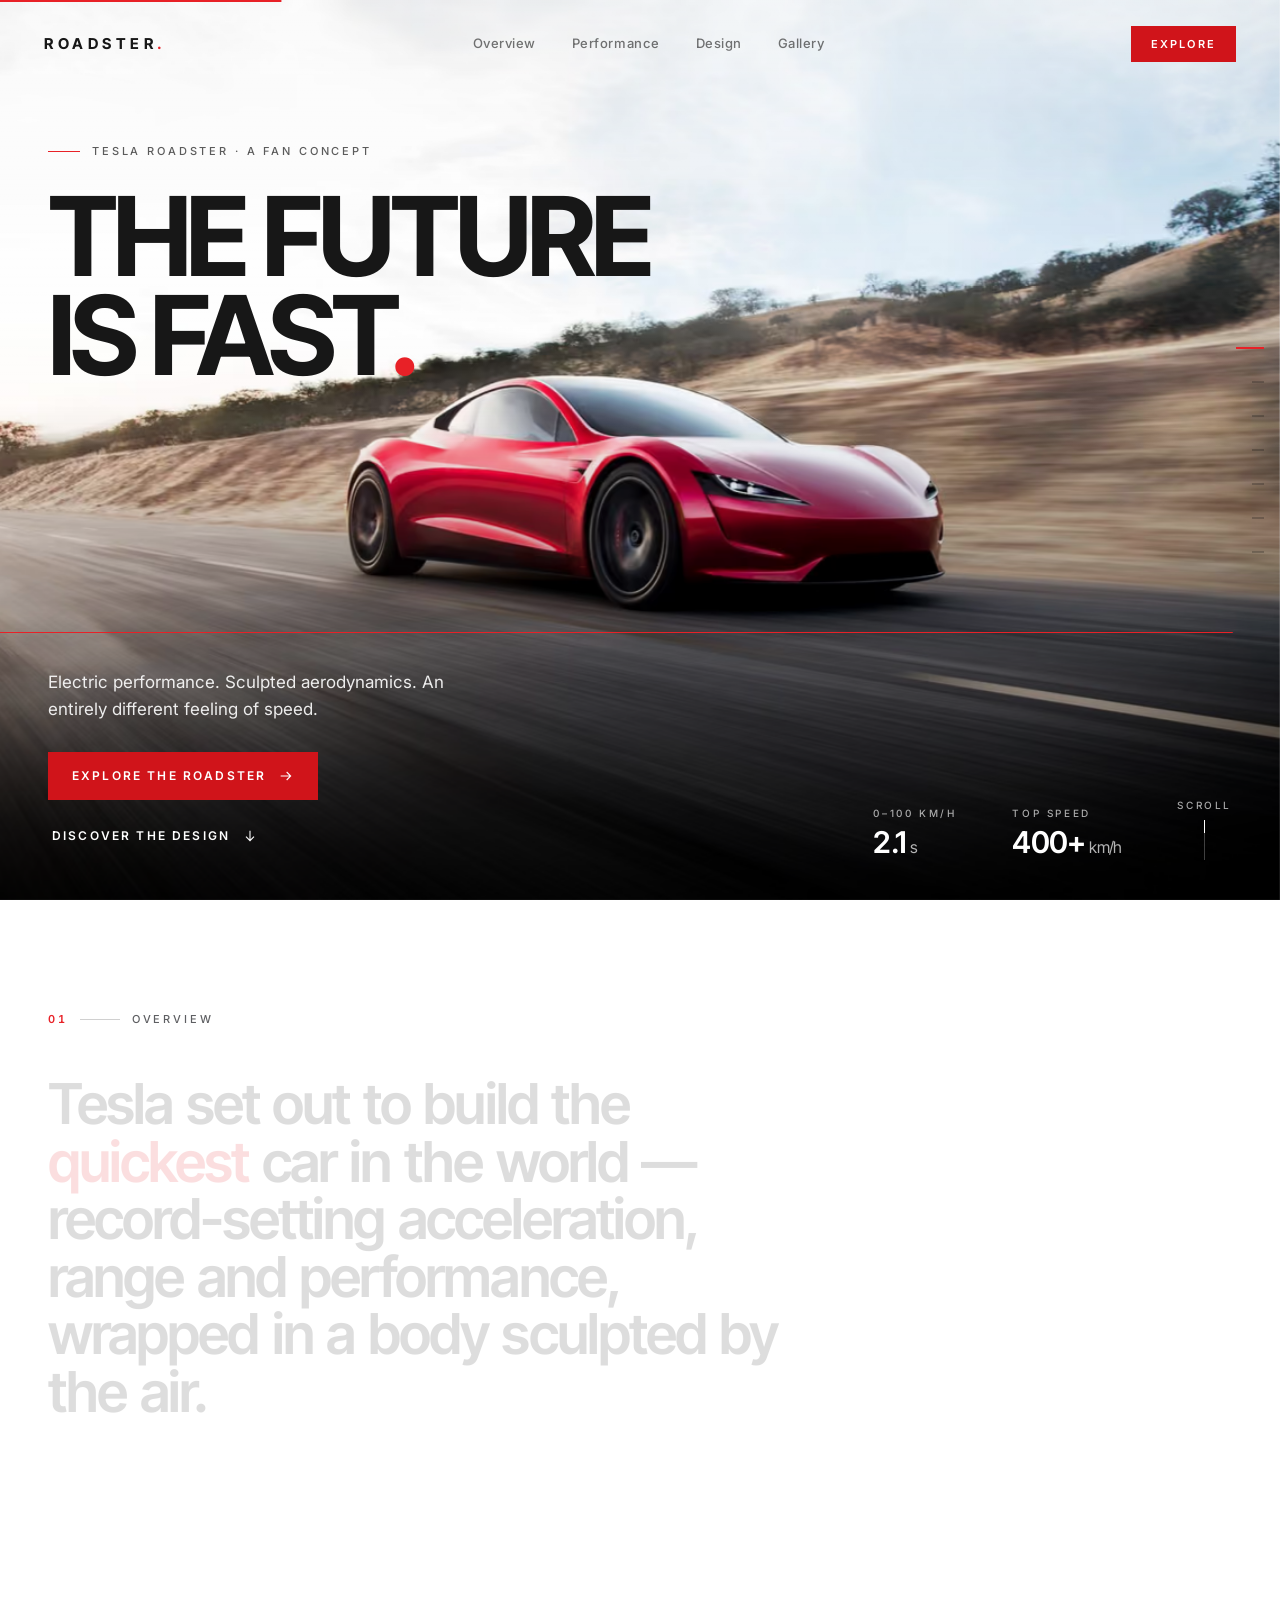
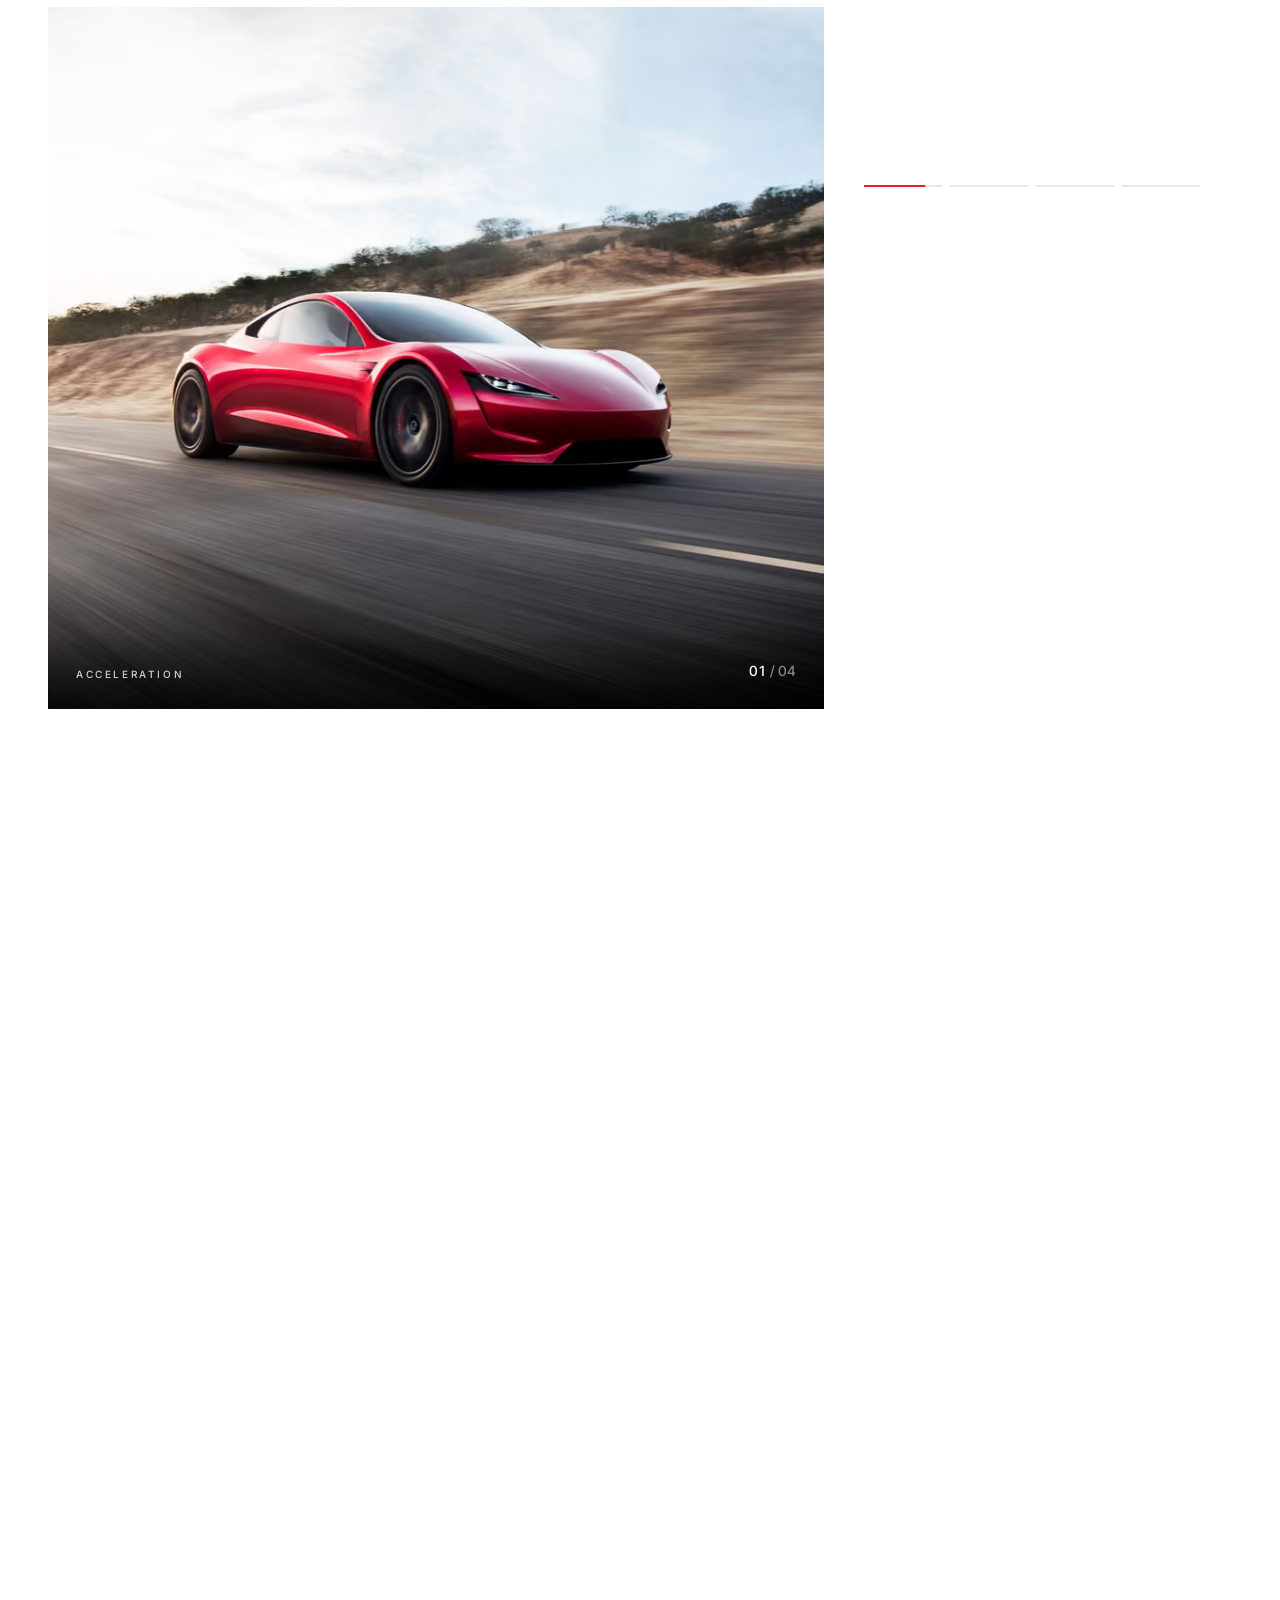
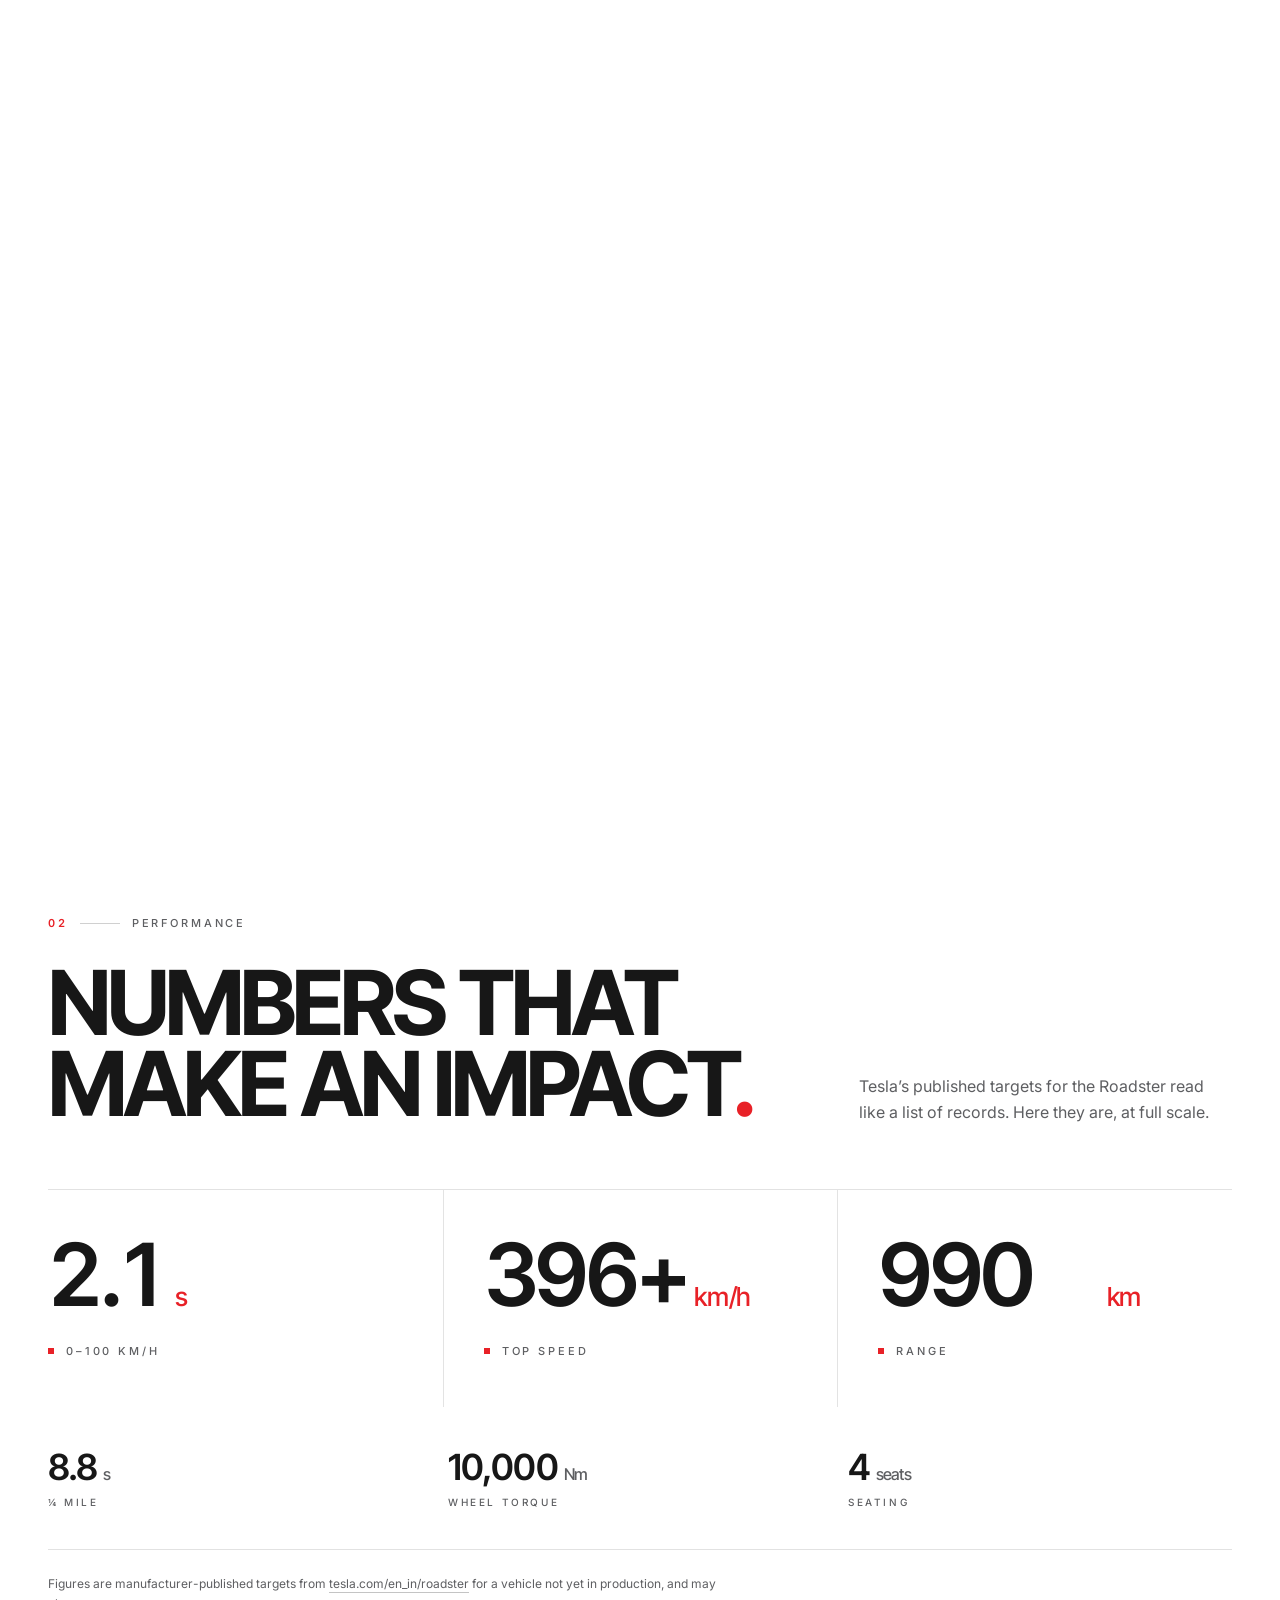
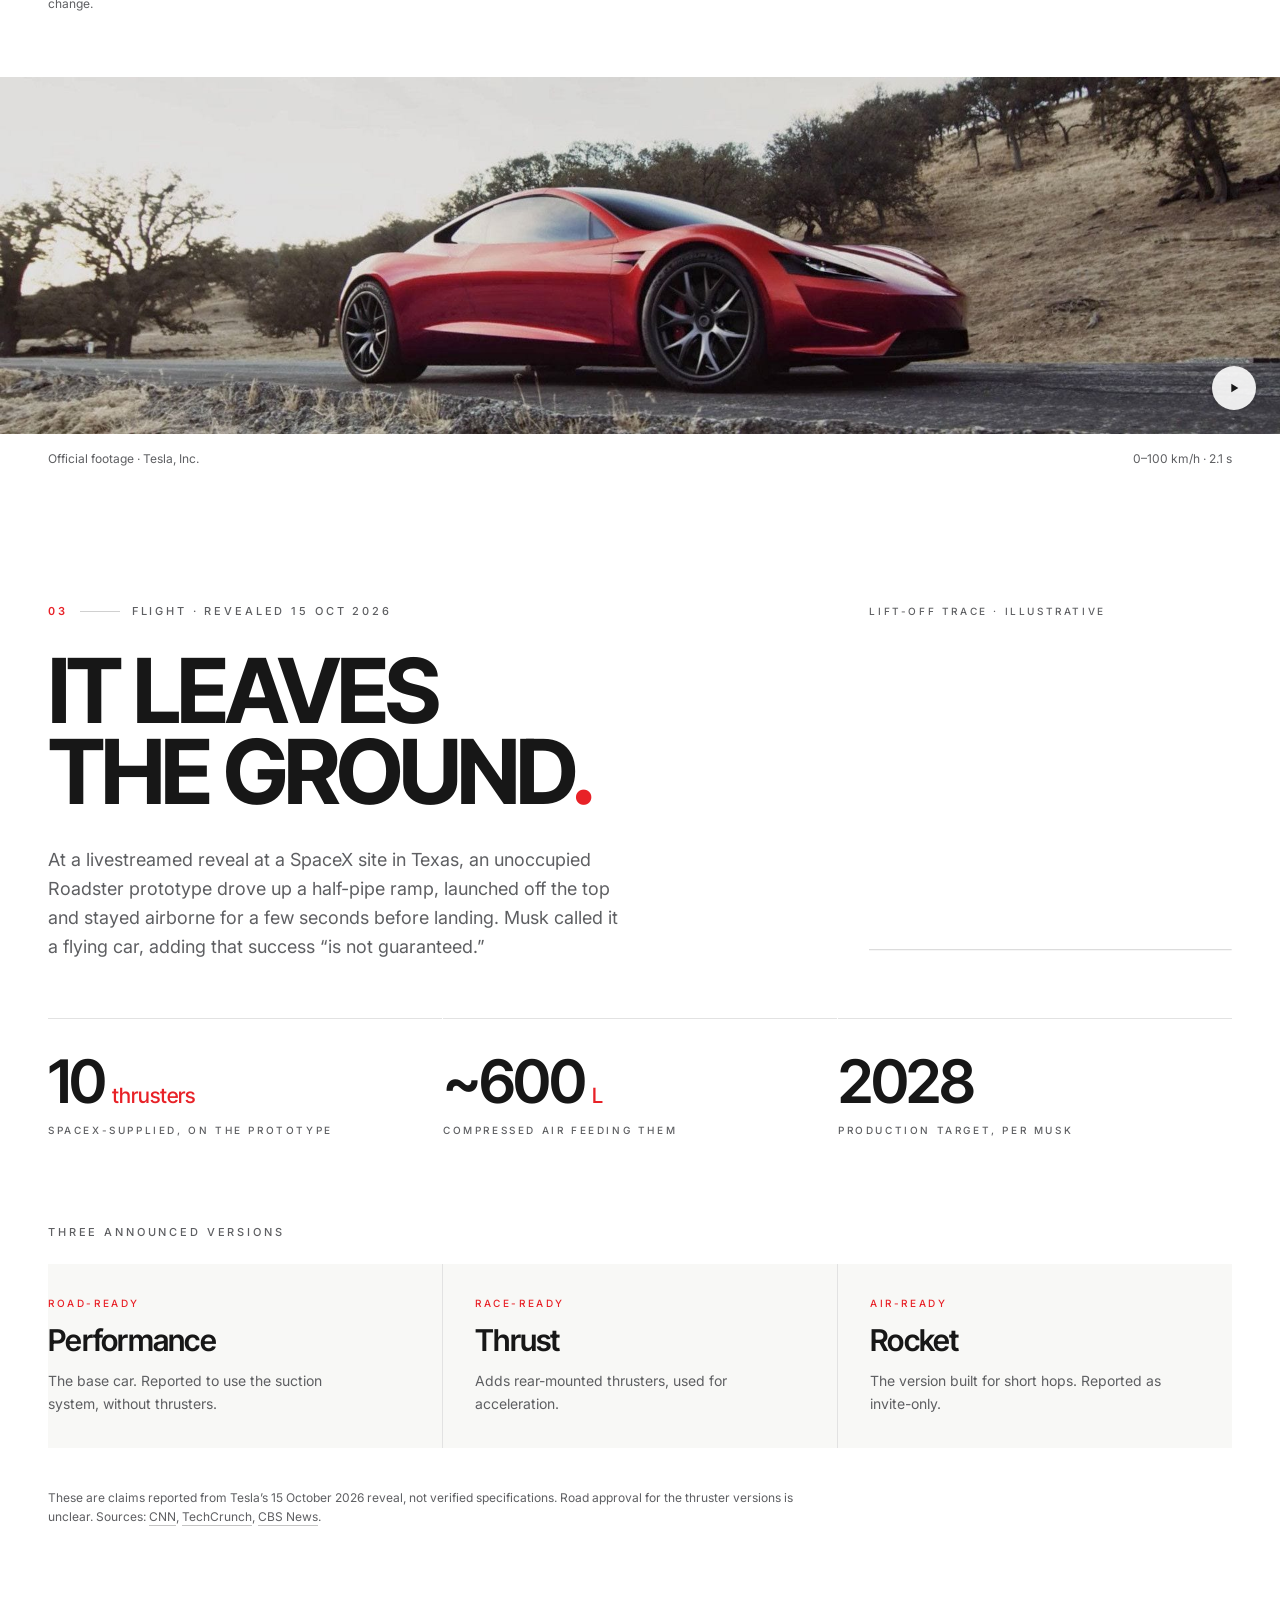
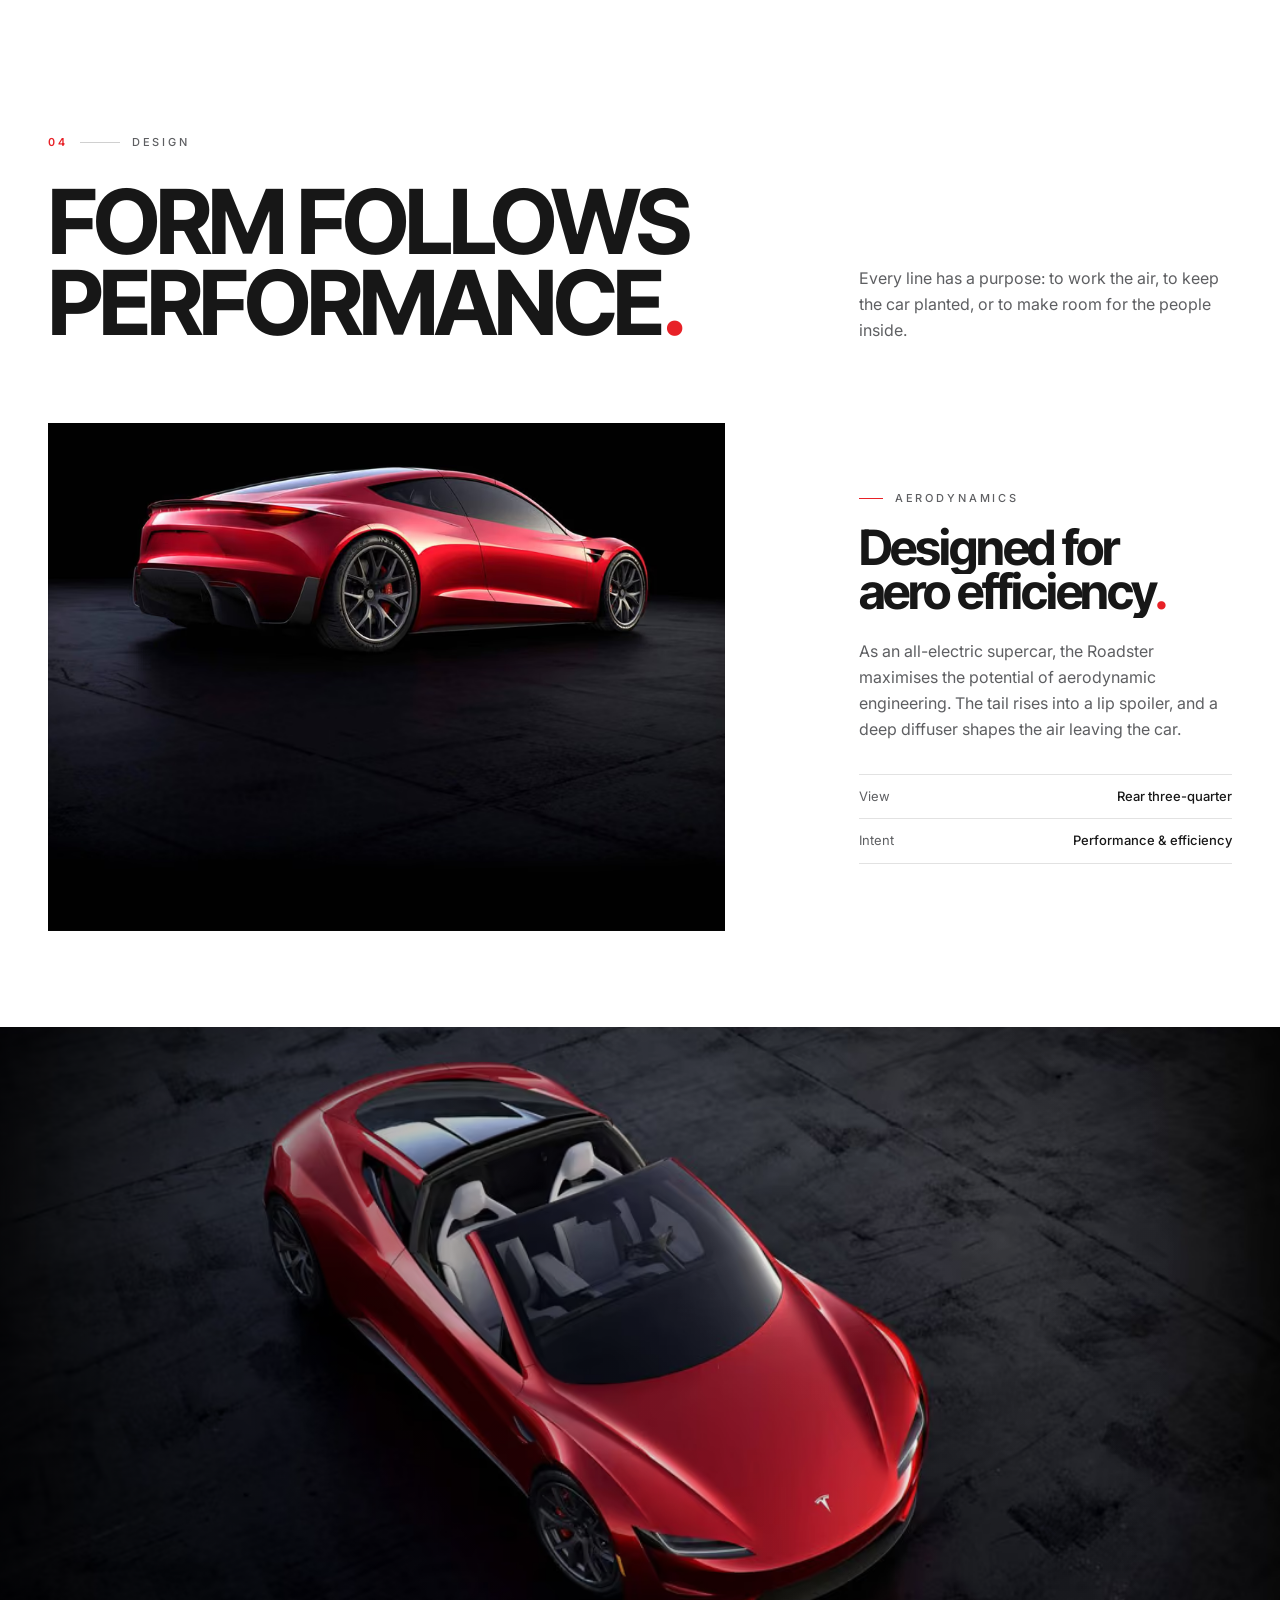
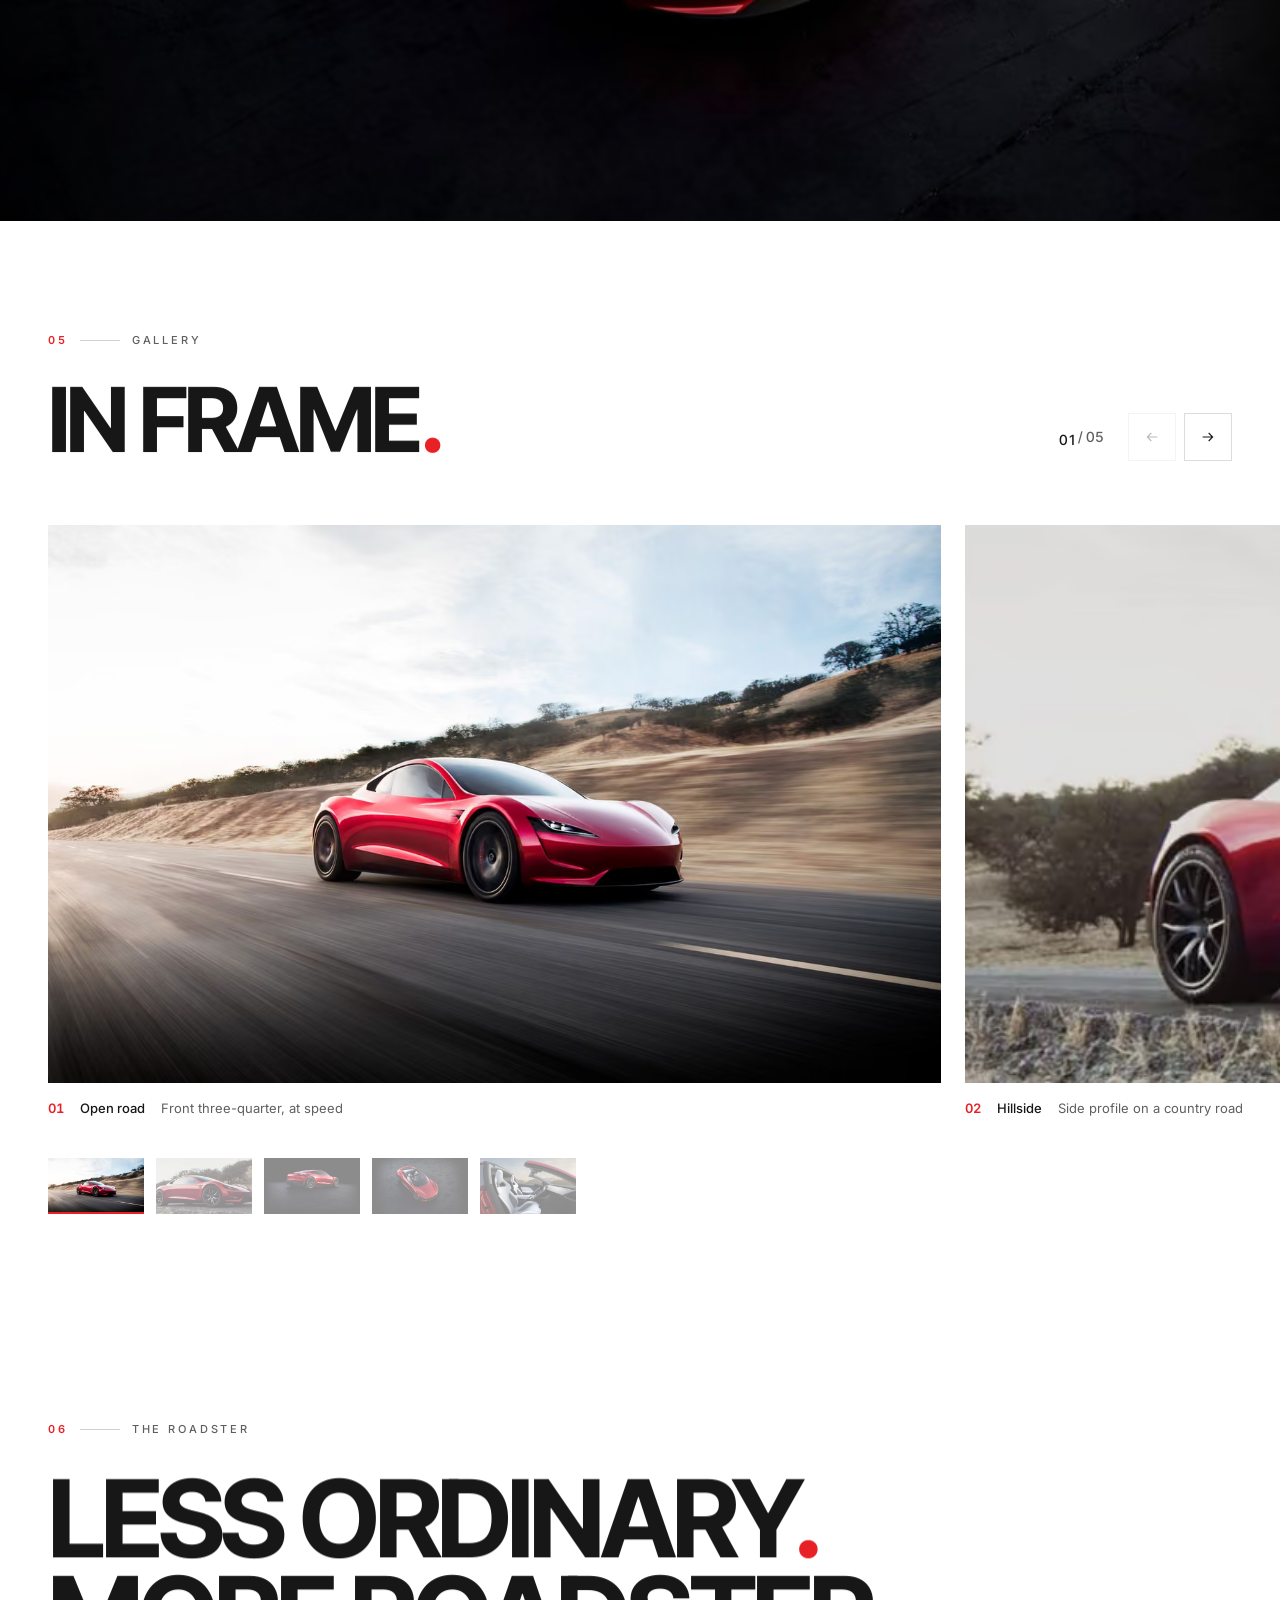
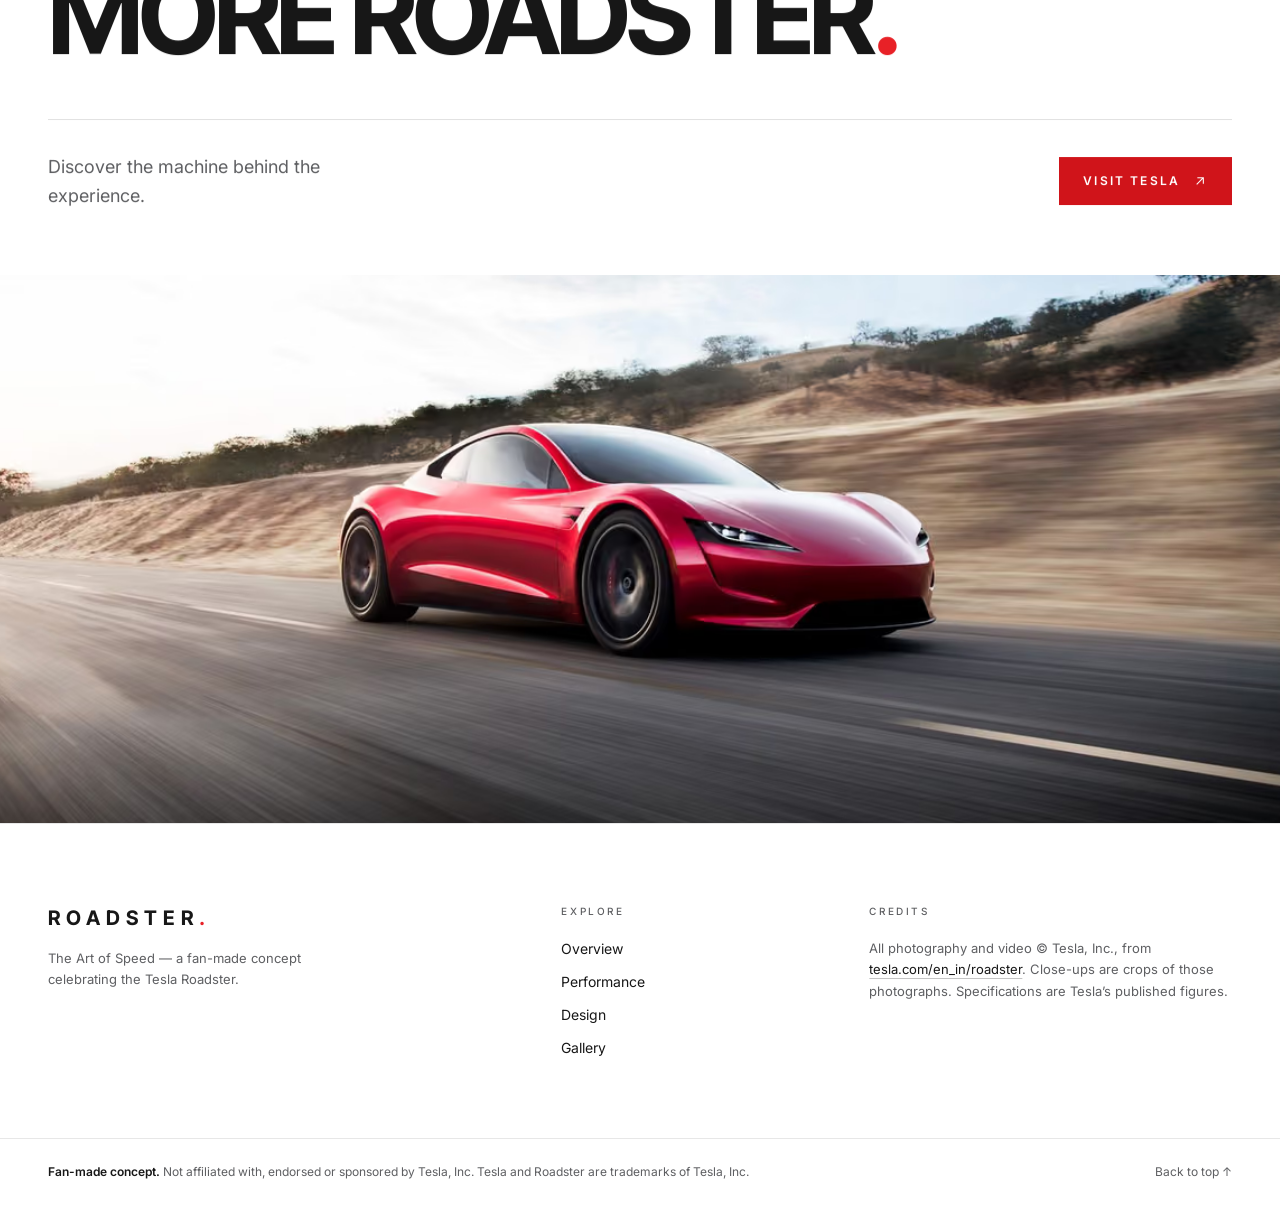
<file: roadster/index.html>
<!doctype html>
<html lang="en">
  <head>
    <meta charset="UTF-8" />
    <meta name="viewport" content="width=device-width, initial-scale=1.0" />
    <meta name="theme-color" content="#ffffff" />
    <title>Roadster — The Art of Speed</title>
    <meta
      name="description"
      content="A fan-made concept tribute to the Tesla Roadster: performance, design and official photography. Not affiliated with Tesla, Inc."
    />
    <link rel="icon" type="image/svg+xml" href="/roadster/favicon.svg" />
    <link rel="preconnect" href="https://fonts.googleapis.com" />
    <link rel="preconnect" href="https://fonts.gstatic.com" crossorigin />
    <link
      rel="stylesheet"
      href="https://fonts.googleapis.com/css2?family=Inter:wght@300;400;500;600&family=Inter+Tight:wght@300;500;600;700;800&display=swap"
    />
    <!-- Hero photograph: fetched before JS so it is on screen when the intro lifts -->
    <link
      rel="preload"
      as="image"
      type="image/avif"
      media="(min-width: 768px) and (orientation: landscape), (min-width: 1101px)"
      imagesrcset="/roadster/images/hero-640.avif 640w, /roadster/images/hero-1280.avif 1280w, /roadster/images/hero-1920.avif 1920w"
      imagesizes="100vw"
      fetchpriority="high"
    />
    <link
      rel="preload"
      as="image"
      type="image/avif"
      media="(max-width: 767px), (orientation: portrait) and (max-width: 1100px)"
      imagesrcset="/roadster/images/hero-mobile-480.avif 480w, /roadster/images/hero-mobile-800.avif 800w"
      imagesizes="100vw"
      fetchpriority="high"
    />
    <script type="module" crossorigin src="/roadster/assets/index-BgsovSu1.js"></script>
    <link rel="stylesheet" crossorigin href="/roadster/assets/index-pB6k8Dpw.css">
  </head>
  <body>
    <div id="root"></div>
  </body>
</html>
</file>
<file: aetheris/assets/index-csUmiPxb.css>
*,:before,:after{--tw-border-spacing-x: 0;--tw-border-spacing-y: 0;--tw-translate-x: 0;--tw-translate-y: 0;--tw-rotate: 0;--tw-skew-x: 0;--tw-skew-y: 0;--tw-scale-x: 1;--tw-scale-y: 1;--tw-pan-x: ;--tw-pan-y: ;--tw-pinch-zoom: ;--tw-scroll-snap-strictness: proximity;--tw-gradient-from-position: ;--tw-gradient-via-position: ;--tw-gradient-to-position: ;--tw-ordinal: ;--tw-slashed-zero: ;--tw-numeric-figure: ;--tw-numeric-spacing: ;--tw-numeric-fraction: ;--tw-ring-inset: ;--tw-ring-offset-width: 0px;--tw-ring-offset-color: #fff;--tw-ring-color: rgb(59 130 246 / .5);--tw-ring-offset-shadow: 0 0 #0000;--tw-ring-shadow: 0 0 #0000;--tw-shadow: 0 0 #0000;--tw-shadow-colored: 0 0 #0000;--tw-blur: ;--tw-brightness: ;--tw-contrast: ;--tw-grayscale: ;--tw-hue-rotate: ;--tw-invert: ;--tw-saturate: ;--tw-sepia: ;--tw-drop-shadow: ;--tw-backdrop-blur: ;--tw-backdrop-brightness: ;--tw-backdrop-contrast: ;--tw-backdrop-grayscale: ;--tw-backdrop-hue-rotate: ;--tw-backdrop-invert: ;--tw-backdrop-opacity: ;--tw-backdrop-saturate: ;--tw-backdrop-sepia: ;--tw-contain-size: ;--tw-contain-layout: ;--tw-contain-paint: ;--tw-contain-style: }::backdrop{--tw-border-spacing-x: 0;--tw-border-spacing-y: 0;--tw-translate-x: 0;--tw-translate-y: 0;--tw-rotate: 0;--tw-skew-x: 0;--tw-skew-y: 0;--tw-scale-x: 1;--tw-scale-y: 1;--tw-pan-x: ;--tw-pan-y: ;--tw-pinch-zoom: ;--tw-scroll-snap-strictness: proximity;--tw-gradient-from-position: ;--tw-gradient-via-position: ;--tw-gradient-to-position: ;--tw-ordinal: ;--tw-slashed-zero: ;--tw-numeric-figure: ;--tw-numeric-spacing: ;--tw-numeric-fraction: ;--tw-ring-inset: ;--tw-ring-offset-width: 0px;--tw-ring-offset-color: #fff;--tw-ring-color: rgb(59 130 246 / .5);--tw-ring-offset-shadow: 0 0 #0000;--tw-ring-shadow: 0 0 #0000;--tw-shadow: 0 0 #0000;--tw-shadow-colored: 0 0 #0000;--tw-blur: ;--tw-brightness: ;--tw-contrast: ;--tw-grayscale: ;--tw-hue-rotate: ;--tw-invert: ;--tw-saturate: ;--tw-sepia: ;--tw-drop-shadow: ;--tw-backdrop-blur: ;--tw-backdrop-brightness: ;--tw-backdrop-contrast: ;--tw-backdrop-grayscale: ;--tw-backdrop-hue-rotate: ;--tw-backdrop-invert: ;--tw-backdrop-opacity: ;--tw-backdrop-saturate: ;--tw-backdrop-sepia: ;--tw-contain-size: ;--tw-contain-layout: ;--tw-contain-paint: ;--tw-contain-style: }*,:before,:after{box-sizing:border-box;border-width:0;border-style:solid;border-color:#e5e7eb}:before,:after{--tw-content: ""}html,:host{line-height:1.5;-webkit-text-size-adjust:100%;-moz-tab-size:4;-o-tab-size:4;tab-size:4;font-family:Manrope,system-ui,sans-serif;font-feature-settings:normal;font-variation-settings:normal;-webkit-tap-highlight-color:transparent}body{margin:0;line-height:inherit}hr{height:0;color:inherit;border-top-width:1px}abbr:where([title]){-webkit-text-decoration:underline dotted;text-decoration:underline dotted}h1,h2,h3,h4,h5,h6{font-size:inherit;font-weight:inherit}a{color:inherit;text-decoration:inherit}b,strong{font-weight:bolder}code,kbd,samp,pre{font-family:JetBrains Mono,ui-monospace,monospace;font-feature-settings:normal;font-variation-settings:normal;font-size:1em}small{font-size:80%}sub,sup{font-size:75%;line-height:0;position:relative;vertical-align:baseline}sub{bottom:-.25em}sup{top:-.5em}table{text-indent:0;border-color:inherit;border-collapse:collapse}button,input,optgroup,select,textarea{font-family:inherit;font-feature-settings:inherit;font-variation-settings:inherit;font-size:100%;font-weight:inherit;line-height:inherit;letter-spacing:inherit;color:inherit;margin:0;padding:0}button,select{text-transform:none}button,input:where([type=button]),input:where([type=reset]),input:where([type=submit]){-webkit-appearance:button;background-color:transparent;background-image:none}:-moz-focusring{outline:auto}:-moz-ui-invalid{box-shadow:none}progress{vertical-align:baseline}::-webkit-inner-spin-button,::-webkit-outer-spin-button{height:auto}[type=search]{-webkit-appearance:textfield;outline-offset:-2px}::-webkit-search-decoration{-webkit-appearance:none}::-webkit-file-upload-button{-webkit-appearance:button;font:inherit}summary{display:list-item}blockquote,dl,dd,h1,h2,h3,h4,h5,h6,hr,figure,p,pre{margin:0}fieldset{margin:0;padding:0}legend{padding:0}ol,ul,menu{list-style:none;margin:0;padding:0}dialog{padding:0}textarea{resize:vertical}input::-moz-placeholder,textarea::-moz-placeholder{opacity:1;color:#9ca3af}input::placeholder,textarea::placeholder{opacity:1;color:#9ca3af}button,[role=button]{cursor:pointer}:disabled{cursor:default}img,svg,video,canvas,audio,iframe,embed,object{display:block;vertical-align:middle}img,video{max-width:100%;height:auto}[hidden]:where(:not([hidden=until-found])){display:none}html{background:#f7f8ff;color-scheme:light;-webkit-tap-highlight-color:transparent}html.lenis,html.lenis body{height:auto}.lenis.lenis-smooth{scroll-behavior:auto!important}.lenis.lenis-stopped{overflow:hidden}body{--tw-bg-opacity: 1;background-color:rgb(247 248 255 / var(--tw-bg-opacity, 1));font-family:Manrope,system-ui,sans-serif;--tw-text-opacity: 1;color:rgb(71 85 105 / var(--tw-text-opacity, 1));-webkit-font-smoothing:antialiased;-moz-osx-font-smoothing:grayscale;overflow-x:clip}::-moz-selection{background:#6f97ff59;color:#fff}::selection{background:#6f97ff59;color:#fff}:focus-visible{outline:2px solid #6f97ff;outline-offset:3px;border-radius:8px}.container{width:100%}@media (min-width: 640px){.container{max-width:640px}}@media (min-width: 768px){.container{max-width:768px}}@media (min-width: 1024px){.container{max-width:1024px}}@media (min-width: 1280px){.container{max-width:1280px}}@media (min-width: 1536px){.container{max-width:1536px}}.container-x{margin-left:auto;margin-right:auto;width:100%;max-width:80rem;padding-left:1.25rem;padding-right:1.25rem}@media (min-width: 640px){.container-x{padding-left:2rem;padding-right:2rem}}.glass{background:linear-gradient(140deg,#ffffffeb,#fff9);border:1px solid rgba(10,15,46,.08);box-shadow:inset 0 1px #ffffffe6,0 24px 60px -30px #2a55f547}.text-gradient{background:linear-gradient(100deg,#2a55f5,#7c3aed 60%,#0891b2 115%);-webkit-background-clip:text;background-clip:text;color:transparent}.text-gradient-glow{background:linear-gradient(100deg,#7fa3ff,#b18cff,#4de1ff 110%);-webkit-background-clip:text;background-clip:text;color:transparent}.eyebrow{font-family:JetBrains Mono,ui-monospace,monospace;font-size:11px;text-transform:uppercase;letter-spacing:.25em;--tw-text-opacity: 1;color:rgb(42 85 245 / var(--tw-text-opacity, 1))}.chip{border-radius:9999px;border-width:1px;border-color:#fff6;background-color:#ffffffd9;padding:.25rem .75rem;font-family:JetBrains Mono,ui-monospace,monospace;font-size:10px;text-transform:uppercase;letter-spacing:.05em;--tw-text-opacity: 1;color:rgb(10 15 46 / var(--tw-text-opacity, 1))}.glow-ring:before{content:"";position:absolute;top:0;right:0;bottom:0;left:0;padding:1px;border-radius:inherit;background:conic-gradient(from var(--angle),transparent 0 55%,#6f97ff,#b18cff,#4de1ff,transparent 95%);-webkit-mask:linear-gradient(#000 0 0) content-box,linear-gradient(#000 0 0);-webkit-mask-composite:xor;mask-composite:exclude;opacity:0;transition:opacity .4s ease;pointer-events:none}.glow-ring:hover:before,.glow-ring:focus-visible:before{opacity:1;animation:spin-angle 4s linear infinite}.sr-only{position:absolute;width:1px;height:1px;padding:0;margin:-1px;overflow:hidden;clip:rect(0,0,0,0);white-space:nowrap;border-width:0}.pointer-events-none{pointer-events:none}.visible{visibility:visible}.invisible{visibility:hidden}.fixed{position:fixed}.absolute{position:absolute}.relative{position:relative}.sticky{position:sticky}.-inset-\[10\%\]{top:-10%;right:-10%;bottom:-10%;left:-10%}.-inset-\[12\%\]{top:-12%;right:-12%;bottom:-12%;left:-12%}.inset-0{top:0;right:0;bottom:0;left:0}.inset-\[12\%\]{top:12%;right:12%;bottom:12%;left:12%}.inset-\[2\%\]{top:2%;right:2%;bottom:2%;left:2%}.inset-\[24\%\]{top:24%;right:24%;bottom:24%;left:24%}.inset-x-0{left:0;right:0}.inset-x-\[8\%\]{left:8%;right:8%}.inset-y-0{top:0;bottom:0}.-bottom-\[35\%\]{bottom:-35%}.-left-1\/2{left:-50%}.-left-12{left:-3rem}.-left-\[15\%\]{left:-15%}.-right-6{right:-1.5rem}.-right-\[20\%\]{right:-20%}.-top-12{top:-3rem}.-top-\[25\%\]{top:-25%}.bottom-0{bottom:0}.bottom-5{bottom:1.25rem}.bottom-8{bottom:2rem}.bottom-\[10\%\]{bottom:10%}.bottom-\[16\%\]{bottom:16%}.bottom-\[20\%\]{bottom:20%}.left-0{left:0}.left-1\/2{left:50%}.left-5{left:1.25rem}.left-\[-2\%\]{left:-2%}.left-\[12\%\]{left:12%}.left-\[18\%\]{left:18%}.left-\[25\%\]{left:25%}.right-5{right:1.25rem}.right-6{right:1.5rem}.right-8{right:2rem}.right-\[-35\%\]{right:-35%}.right-\[-4\%\]{right:-4%}.right-\[16\%\]{right:16%}.right-\[8\%\]{right:8%}.top-0{top:0}.top-1\/2{top:50%}.top-1\/3{top:33.333333%}.top-5{top:1.25rem}.top-8{top:2rem}.top-\[1\.15rem\]{top:1.15rem}.top-\[10\%\]{top:10%}.top-\[14\%\]{top:14%}.top-\[15\%\]{top:15%}.top-\[18\%\]{top:18%}.top-\[24\%\]{top:24%}.top-\[40\%\]{top:40%}.top-\[56\%\]{top:56%}.top-\[6\%\]{top:6%}.-z-10{z-index:-10}.z-0{z-index:0}.z-10{z-index:10}.z-40{z-index:40}.z-50{z-index:50}.z-\[100\]{z-index:100}.z-\[60\]{z-index:60}.z-\[70\]{z-index:70}.z-\[80\]{z-index:80}.col-start-2{grid-column-start:2}.mx-auto{margin-left:auto;margin-right:auto}.-mb-\[0\.12em\]{margin-bottom:-.12em}.-mb-\[0\.14em\]{margin-bottom:-.14em}.mb-3{margin-bottom:.75rem}.mt-0\.5{margin-top:.125rem}.mt-10{margin-top:2.5rem}.mt-12{margin-top:3rem}.mt-14{margin-top:3.5rem}.mt-16{margin-top:4rem}.mt-2{margin-top:.5rem}.mt-20{margin-top:5rem}.mt-28{margin-top:7rem}.mt-3{margin-top:.75rem}.mt-4{margin-top:1rem}.mt-5{margin-top:1.25rem}.mt-6{margin-top:1.5rem}.mt-7{margin-top:1.75rem}.mt-8{margin-top:2rem}.mt-auto{margin-top:auto}.line-clamp-2{overflow:hidden;display:-webkit-box;-webkit-box-orient:vertical;-webkit-line-clamp:2}.line-clamp-3{overflow:hidden;display:-webkit-box;-webkit-box-orient:vertical;-webkit-line-clamp:3}.block{display:block}.inline-block{display:inline-block}.flex{display:flex}.inline-flex{display:inline-flex}.grid{display:grid}.hidden{display:none}.h-1\.5{height:.375rem}.h-1\/2{height:50%}.h-10{height:2.5rem}.h-11{height:2.75rem}.h-12{height:3rem}.h-14{height:3.5rem}.h-16{height:4rem}.h-2{height:.5rem}.h-2\.5{height:.625rem}.h-20{height:5rem}.h-24{height:6rem}.h-28{height:7rem}.h-3{height:.75rem}.h-3\.5{height:.875rem}.h-32{height:8rem}.h-4{height:1rem}.h-5{height:1.25rem}.h-6{height:1.5rem}.h-8{height:2rem}.h-9{height:2.25rem}.h-\[1\.5px\]{height:1.5px}.h-\[17\%\]{height:17%}.h-\[18px\]{height:18px}.h-\[22\%\]{height:22%}.h-\[2px\]{height:2px}.h-\[460px\]{height:460px}.h-\[50\%\]{height:50%}.h-\[55vmax\]{height:55vmax}.h-\[560px\]{height:560px}.h-\[56vh\]{height:56vh}.h-\[6\%\]{height:6%}.h-\[60vmax\]{height:60vmax}.h-\[640px\]{height:640px}.h-\[68vh\]{height:68vh}.h-\[70vmax\]{height:70vmax}.h-full{height:100%}.h-px{height:1px}.h-screen{height:100vh}.max-h-\[680px\]{max-height:680px}.min-h-\[100svh\]{min-height:100svh}.min-h-\[300px\]{min-height:300px}.min-h-\[340px\]{min-height:340px}.min-h-\[440px\]{min-height:440px}.min-h-\[520px\]{min-height:520px}.w-0{width:0px}.w-1\.5{width:.375rem}.w-1\/2{width:50%}.w-10{width:2.5rem}.w-11{width:2.75rem}.w-12{width:3rem}.w-14{width:3.5rem}.w-16{width:4rem}.w-2{width:.5rem}.w-2\.5{width:.625rem}.w-20{width:5rem}.w-24{width:6rem}.w-3{width:.75rem}.w-3\.5{width:.875rem}.w-32{width:8rem}.w-4{width:1rem}.w-5{width:1.25rem}.w-56{width:14rem}.w-6{width:1.5rem}.w-8{width:2rem}.w-9{width:2.25rem}.w-\[17\%\]{width:17%}.w-\[18px\]{width:18px}.w-\[30\%\]{width:30%}.w-\[320px\]{width:320px}.w-\[55\%\]{width:55%}.w-\[55vmax\]{width:55vmax}.w-\[560px\]{width:560px}.w-\[6\%\]{width:6%}.w-\[60vmax\]{width:60vmax}.w-\[70vmax\]{width:70vmax}.w-\[84\%\]{width:84%}.w-\[min\(30rem\,32vw\)\]{width:min(30rem,32vw)}.w-\[min\(62vw\,900px\)\]{width:min(62vw,900px)}.w-full{width:100%}.w-max{width:-moz-max-content;width:max-content}.w-px{width:1px}.min-w-0{min-width:0px}.max-w-2xl{max-width:42rem}.max-w-3xl{max-width:48rem}.max-w-5xl{max-width:64rem}.max-w-\[1000px\]{max-width:1000px}.max-w-md{max-width:28rem}.max-w-sm{max-width:24rem}.max-w-xl{max-width:36rem}.flex-1{flex:1 1 0%}.shrink-0{flex-shrink:0}.origin-bottom{transform-origin:bottom}.origin-left{transform-origin:left}.-translate-x-1\/2{--tw-translate-x: -50%;transform:translate(var(--tw-translate-x),var(--tw-translate-y)) rotate(var(--tw-rotate)) skew(var(--tw-skew-x)) skewY(var(--tw-skew-y)) scaleX(var(--tw-scale-x)) scaleY(var(--tw-scale-y))}.-translate-y-1\/2{--tw-translate-y: -50%;transform:translate(var(--tw-translate-x),var(--tw-translate-y)) rotate(var(--tw-rotate)) skew(var(--tw-skew-x)) skewY(var(--tw-skew-y)) scaleX(var(--tw-scale-x)) scaleY(var(--tw-scale-y))}.-skew-x-12{--tw-skew-x: -12deg;transform:translate(var(--tw-translate-x),var(--tw-translate-y)) rotate(var(--tw-rotate)) skew(var(--tw-skew-x)) skewY(var(--tw-skew-y)) scaleX(var(--tw-scale-x)) scaleY(var(--tw-scale-y))}.scale-x-0{--tw-scale-x: 0;transform:translate(var(--tw-translate-x),var(--tw-translate-y)) rotate(var(--tw-rotate)) skew(var(--tw-skew-x)) skewY(var(--tw-skew-y)) scaleX(var(--tw-scale-x)) scaleY(var(--tw-scale-y))}.transform{transform:translate(var(--tw-translate-x),var(--tw-translate-y)) rotate(var(--tw-rotate)) skew(var(--tw-skew-x)) skewY(var(--tw-skew-y)) scaleX(var(--tw-scale-x)) scaleY(var(--tw-scale-y))}@keyframes bar{0%,to{transform:scaleY(.55)}50%{transform:scaleY(1)}}.animate-bar{animation:bar 2.4s ease-in-out infinite}@keyframes cube{0%{transform:rotateX(0) rotateY(0)}to{transform:rotateX(360deg) rotateY(720deg)}}.animate-cube{animation:cube 22s linear infinite}@keyframes dash{to{stroke-dashoffset:-320}}.animate-dash{animation:dash 7s linear infinite}.animate-drift{animation:drift 24s ease-in-out infinite}@keyframes drift{0%,to{transform:translateZ(0) scale(1)}33%{transform:translate3d(6%,4%,0) scale(1.08)}66%{transform:translate3d(-4%,6%,0) scale(.95)}}.animate-drift-slow{animation:drift 32s ease-in-out infinite}.animate-float{animation:float 7s ease-in-out infinite}@keyframes float{0%,to{transform:translateZ(0)}50%{transform:translate3d(0,-18px,0)}}.animate-float-slow{animation:float 10s ease-in-out infinite}@keyframes globe{to{background-position:220px 0}}.animate-globe{animation:globe 14s linear infinite}@keyframes marquee{to{transform:translate3d(-50%,0,0)}}.animate-marquee{animation:marquee 40s linear infinite}@keyframes marquee-reverse{0%{transform:translate3d(-50%,0,0)}to{transform:translateZ(0)}}.animate-marquee-reverse{animation:marquee-reverse 44s linear infinite}@keyframes ping{75%,to{transform:scale(2);opacity:0}}.animate-ping{animation:ping 1s cubic-bezier(0,0,.2,1) infinite}@keyframes spin{to{transform:rotate(360deg)}}.animate-spin{animation:spin 1s linear infinite}.animate-spin-slow{animation:spin-slow 24s linear infinite}@keyframes spin-slow{to{transform:rotate(360deg)}}.animate-spin-slower{animation:spin-slow 40s linear infinite}.select-none{-webkit-user-select:none;-moz-user-select:none;user-select:none}.resize-none{resize:none}.resize{resize:both}.grid-cols-\[2\.5rem_1fr\]{grid-template-columns:2.5rem 1fr}.flex-col{flex-direction:column}.flex-col-reverse{flex-direction:column-reverse}.flex-wrap{flex-wrap:wrap}.place-items-center{place-items:center}.items-start{align-items:flex-start}.items-end{align-items:flex-end}.items-center{align-items:center}.items-baseline{align-items:baseline}.justify-center{justify-content:center}.justify-between{justify-content:space-between}.gap-0\.5{gap:.125rem}.gap-1{gap:.25rem}.gap-10{gap:2.5rem}.gap-12{gap:3rem}.gap-14{gap:3.5rem}.gap-2{gap:.5rem}.gap-2\.5{gap:.625rem}.gap-3{gap:.75rem}.gap-4{gap:1rem}.gap-5{gap:1.25rem}.gap-6{gap:1.5rem}.gap-8{gap:2rem}.gap-\[1\.2\%\]{gap:1.2%}.gap-x-4{-moz-column-gap:1rem;column-gap:1rem}.gap-y-2{row-gap:.5rem}.-space-x-2\.5>:not([hidden])~:not([hidden]){--tw-space-x-reverse: 0;margin-right:calc(-.625rem * var(--tw-space-x-reverse));margin-left:calc(-.625rem * calc(1 - var(--tw-space-x-reverse)))}.space-y-2>:not([hidden])~:not([hidden]){--tw-space-y-reverse: 0;margin-top:calc(.5rem * calc(1 - var(--tw-space-y-reverse)));margin-bottom:calc(.5rem * var(--tw-space-y-reverse))}.space-y-2\.5>:not([hidden])~:not([hidden]){--tw-space-y-reverse: 0;margin-top:calc(.625rem * calc(1 - var(--tw-space-y-reverse)));margin-bottom:calc(.625rem * var(--tw-space-y-reverse))}.space-y-3>:not([hidden])~:not([hidden]){--tw-space-y-reverse: 0;margin-top:calc(.75rem * calc(1 - var(--tw-space-y-reverse)));margin-bottom:calc(.75rem * var(--tw-space-y-reverse))}.space-y-4>:not([hidden])~:not([hidden]){--tw-space-y-reverse: 0;margin-top:calc(1rem * calc(1 - var(--tw-space-y-reverse)));margin-bottom:calc(1rem * var(--tw-space-y-reverse))}.space-y-5>:not([hidden])~:not([hidden]){--tw-space-y-reverse: 0;margin-top:calc(1.25rem * calc(1 - var(--tw-space-y-reverse)));margin-bottom:calc(1.25rem * var(--tw-space-y-reverse))}.overflow-hidden{overflow:hidden}.whitespace-nowrap{white-space:nowrap}.rounded{border-radius:.25rem}.rounded-2xl{border-radius:1rem}.rounded-3xl{border-radius:1.5rem}.rounded-\[28px\]{border-radius:28px}.rounded-\[30\%\]{border-radius:30%}.rounded-\[32px\]{border-radius:32px}.rounded-\[inherit\]{border-radius:inherit}.rounded-full{border-radius:9999px}.rounded-xl{border-radius:.75rem}.rounded-t-md{border-top-left-radius:.375rem;border-top-right-radius:.375rem}.border{border-width:1px}.border-2{border-width:2px}.border-y{border-top-width:1px;border-bottom-width:1px}.border-t{border-top-width:1px}.border-dashed{border-style:dashed}.border-electric-400\/20{border-color:#6f97ff33}.border-electric-400\/30{border-color:#6f97ff4d}.border-electric-500\/40{border-color:#3d6bff66}.border-emerald-500\/30{border-color:#10b9814d}.border-ink-950\/10{border-color:#0a0f2e1a}.border-ink-950\/30{border-color:#0a0f2e4d}.border-ink-950\/\[0\.06\]{border-color:#0a0f2e0f}.border-plasma-400\/30{border-color:#b18cff4d}.border-rose-400\/60{border-color:#fb718599}.border-transparent{border-color:transparent}.border-white\/15{border-color:#ffffff26}.border-t-white{--tw-border-opacity: 1;border-top-color:rgb(255 255 255 / var(--tw-border-opacity, 1))}.bg-cyanglow{--tw-bg-opacity: 1;background-color:rgb(77 225 255 / var(--tw-bg-opacity, 1))}.bg-electric-400{--tw-bg-opacity: 1;background-color:rgb(111 151 255 / var(--tw-bg-opacity, 1))}.bg-electric-400\/70{background-color:#6f97ffb3}.bg-electric-500\/10{background-color:#3d6bff1a}.bg-emerald-400{--tw-bg-opacity: 1;background-color:rgb(52 211 153 / var(--tw-bg-opacity, 1))}.bg-emerald-50{--tw-bg-opacity: 1;background-color:rgb(236 253 245 / var(--tw-bg-opacity, 1))}.bg-ink-950{--tw-bg-opacity: 1;background-color:rgb(10 15 46 / var(--tw-bg-opacity, 1))}.bg-ink-950\/10{background-color:#0a0f2e1a}.bg-ink-950\/15{background-color:#0a0f2e26}.bg-ink-950\/20{background-color:#0a0f2e33}.bg-ink-950\/5{background-color:#0a0f2e0d}.bg-ink-950\/\[0\.03\]{background-color:#0a0f2e08}.bg-ink-950\/\[0\.06\]{background-color:#0a0f2e0f}.bg-paper-50{--tw-bg-opacity: 1;background-color:rgb(247 248 255 / var(--tw-bg-opacity, 1))}.bg-paper-50\/95{background-color:#f7f8fff2}.bg-transparent{background-color:transparent}.bg-white{--tw-bg-opacity: 1;background-color:rgb(255 255 255 / var(--tw-bg-opacity, 1))}.bg-white\/10{background-color:#ffffff1a}.bg-white\/30{background-color:#ffffff4d}.bg-white\/50{background-color:#ffffff80}.bg-white\/70{background-color:#ffffffb3}.bg-white\/80{background-color:#fffc}.bg-\[radial-gradient\(circle\,rgba\(127\,163\,255\,0\.85\)_1px\,transparent_1\.6px\)\]{background-image:radial-gradient(circle,rgba(127,163,255,.85) 1px,transparent 1.6px)}.bg-\[radial-gradient\(circle_at_35\%_30\%\,\#e2e9ff\,\#6f97ff_40\%\,\#2a1f8f_80\%\)\]{background-image:radial-gradient(circle at 35% 30%,#e2e9ff,#6f97ff 40%,#2a1f8f 80%)}.bg-\[radial-gradient\(circle_at_35\%_30\%\,transparent_30\%\,rgba\(247\,248\,255\,0\.95\)_72\%\)\]{background-image:radial-gradient(circle at 35% 30%,transparent 30%,rgba(247,248,255,.95) 72%)}.bg-\[radial-gradient\(closest-side\,rgba\(139\,92\,246\,0\.18\)\,transparent\)\]{background-image:radial-gradient(closest-side,rgba(139,92,246,.18),transparent)}.bg-\[radial-gradient\(closest-side\,rgba\(61\,107\,255\,0\.16\)\,rgba\(124\,58\,237\,0\.08\)_50\%\,transparent\)\]{background-image:radial-gradient(closest-side,rgba(61,107,255,.16),rgba(124,58,237,.08) 50%,transparent)}.bg-\[radial-gradient\(closest-side\,rgba\(61\,107\,255\,0\.16\)\,transparent\)\]{background-image:radial-gradient(closest-side,rgba(61,107,255,.16),transparent)}.bg-\[radial-gradient\(closest-side\,rgba\(61\,107\,255\,0\.2\)\,transparent\)\]{background-image:radial-gradient(closest-side,rgba(61,107,255,.2),transparent)}.bg-\[radial-gradient\(closest-side\,rgba\(77\,225\,255\,0\.16\)\,transparent\)\]{background-image:radial-gradient(closest-side,rgba(77,225,255,.16),transparent)}.bg-\[radial-gradient\(ellipse_at_30\%_20\%\,rgba\(29\,59\,255\,0\.35\)\,transparent_60\%\)\,radial-gradient\(ellipse_at_80\%_85\%\,rgba\(124\,58\,237\,0\.35\)\,transparent_55\%\)\,linear-gradient\(160deg\,\#070b1f\,\#0c0a24\)\]{background-image:radial-gradient(ellipse at 30% 20%,rgba(29,59,255,.35),transparent 60%),radial-gradient(ellipse at 80% 85%,rgba(124,58,237,.35),transparent 55%),linear-gradient(160deg,#070b1f,#0c0a24)}.bg-\[radial-gradient\(ellipse_at_50\%_50\%\,rgba\(139\,92\,246\,0\.3\)\,transparent_60\%\)\,linear-gradient\(140deg\,\#0b0820\,\#060a1c\)\]{background-image:radial-gradient(ellipse at 50% 50%,rgba(139,92,246,.3),transparent 60%),linear-gradient(140deg,#0b0820,#060a1c)}.bg-\[radial-gradient\(ellipse_at_70\%_10\%\,rgba\(77\,225\,255\,0\.22\)\,transparent_55\%\)\,radial-gradient\(ellipse_at_10\%_90\%\,rgba\(42\,85\,245\,0\.35\)\,transparent_60\%\)\,linear-gradient\(170deg\,\#050a1c\,\#071226\)\]{background-image:radial-gradient(ellipse at 70% 10%,rgba(77,225,255,.22),transparent 55%),radial-gradient(ellipse at 10% 90%,rgba(42,85,245,.35),transparent 60%),linear-gradient(170deg,#050a1c,#071226)}.bg-\[radial-gradient\(ellipse_at_80\%_20\%\,rgba\(124\,58\,237\,0\.3\)\,transparent_55\%\)\,linear-gradient\(160deg\,\#060a18\,\#0a0f24\)\]{background-image:radial-gradient(ellipse at 80% 20%,rgba(124,58,237,.3),transparent 55%),linear-gradient(160deg,#060a18,#0a0f24)}.bg-gradient-to-b{background-image:linear-gradient(to bottom,var(--tw-gradient-stops))}.bg-gradient-to-br{background-image:linear-gradient(to bottom right,var(--tw-gradient-stops))}.bg-gradient-to-r{background-image:linear-gradient(to right,var(--tw-gradient-stops))}.bg-gradient-to-t{background-image:linear-gradient(to top,var(--tw-gradient-stops))}.from-cyan-400{--tw-gradient-from: #22d3ee var(--tw-gradient-from-position);--tw-gradient-to: rgb(34 211 238 / 0) var(--tw-gradient-to-position);--tw-gradient-stops: var(--tw-gradient-from), var(--tw-gradient-to)}.from-electric-400{--tw-gradient-from: #6f97ff var(--tw-gradient-from-position);--tw-gradient-to: rgb(111 151 255 / 0) var(--tw-gradient-to-position);--tw-gradient-stops: var(--tw-gradient-from), var(--tw-gradient-to)}.from-electric-400\/30{--tw-gradient-from: rgb(111 151 255 / .3) var(--tw-gradient-from-position);--tw-gradient-to: rgb(111 151 255 / 0) var(--tw-gradient-to-position);--tw-gradient-stops: var(--tw-gradient-from), var(--tw-gradient-to)}.from-electric-400\/50{--tw-gradient-from: rgb(111 151 255 / .5) var(--tw-gradient-from-position);--tw-gradient-to: rgb(111 151 255 / 0) var(--tw-gradient-to-position);--tw-gradient-stops: var(--tw-gradient-from), var(--tw-gradient-to)}.from-electric-400\/60{--tw-gradient-from: rgb(111 151 255 / .6) var(--tw-gradient-from-position);--tw-gradient-to: rgb(111 151 255 / 0) var(--tw-gradient-to-position);--tw-gradient-stops: var(--tw-gradient-from), var(--tw-gradient-to)}.from-electric-500{--tw-gradient-from: #3d6bff var(--tw-gradient-from-position);--tw-gradient-to: rgb(61 107 255 / 0) var(--tw-gradient-to-position);--tw-gradient-stops: var(--tw-gradient-from), var(--tw-gradient-to)}.from-electric-500\/40{--tw-gradient-from: rgb(61 107 255 / .4) var(--tw-gradient-from-position);--tw-gradient-to: rgb(61 107 255 / 0) var(--tw-gradient-to-position);--tw-gradient-stops: var(--tw-gradient-from), var(--tw-gradient-to)}.from-electric-600\/20{--tw-gradient-from: rgb(42 85 245 / .2) var(--tw-gradient-from-position);--tw-gradient-to: rgb(42 85 245 / 0) var(--tw-gradient-to-position);--tw-gradient-stops: var(--tw-gradient-from), var(--tw-gradient-to)}.from-indigo-500{--tw-gradient-from: #6366f1 var(--tw-gradient-from-position);--tw-gradient-to: rgb(99 102 241 / 0) var(--tw-gradient-to-position);--tw-gradient-stops: var(--tw-gradient-from), var(--tw-gradient-to)}.from-ink-900\/95{--tw-gradient-from: rgb(17 23 57 / .95) var(--tw-gradient-from-position);--tw-gradient-to: rgb(17 23 57 / 0) var(--tw-gradient-to-position);--tw-gradient-stops: var(--tw-gradient-from), var(--tw-gradient-to)}.from-paper-200{--tw-gradient-from: #e1e5fb var(--tw-gradient-from-position);--tw-gradient-to: rgb(225 229 251 / 0) var(--tw-gradient-to-position);--tw-gradient-stops: var(--tw-gradient-from), var(--tw-gradient-to)}.from-plasma-500{--tw-gradient-from: #8b5cf6 var(--tw-gradient-from-position);--tw-gradient-to: rgb(139 92 246 / 0) var(--tw-gradient-to-position);--tw-gradient-stops: var(--tw-gradient-from), var(--tw-gradient-to)}.from-sky-400{--tw-gradient-from: #38bdf8 var(--tw-gradient-from-position);--tw-gradient-to: rgb(56 189 248 / 0) var(--tw-gradient-to-position);--tw-gradient-stops: var(--tw-gradient-from), var(--tw-gradient-to)}.from-transparent{--tw-gradient-from: transparent var(--tw-gradient-from-position);--tw-gradient-to: rgb(0 0 0 / 0) var(--tw-gradient-to-position);--tw-gradient-stops: var(--tw-gradient-from), var(--tw-gradient-to)}.from-violet-500{--tw-gradient-from: #8b5cf6 var(--tw-gradient-from-position);--tw-gradient-to: rgb(139 92 246 / 0) var(--tw-gradient-to-position);--tw-gradient-stops: var(--tw-gradient-from), var(--tw-gradient-to)}.from-white\/\[0\.06\]{--tw-gradient-from: rgb(255 255 255 / .06) var(--tw-gradient-from-position);--tw-gradient-to: rgb(255 255 255 / 0) var(--tw-gradient-to-position);--tw-gradient-stops: var(--tw-gradient-from), var(--tw-gradient-to)}.via-\[\#6a5cff\]{--tw-gradient-to: rgb(106 92 255 / 0) var(--tw-gradient-to-position);--tw-gradient-stops: var(--tw-gradient-from), #6a5cff var(--tw-gradient-via-position), var(--tw-gradient-to)}.via-electric-400{--tw-gradient-to: rgb(111 151 255 / 0) var(--tw-gradient-to-position);--tw-gradient-stops: var(--tw-gradient-from), #6f97ff var(--tw-gradient-via-position), var(--tw-gradient-to)}.via-electric-400\/70{--tw-gradient-to: rgb(111 151 255 / 0) var(--tw-gradient-to-position);--tw-gradient-stops: var(--tw-gradient-from), rgb(111 151 255 / .7) var(--tw-gradient-via-position), var(--tw-gradient-to)}.via-paper-100{--tw-gradient-to: rgb(238 240 255 / 0) var(--tw-gradient-to-position);--tw-gradient-stops: var(--tw-gradient-from), #eef0ff var(--tw-gradient-via-position), var(--tw-gradient-to)}.via-plasma-400{--tw-gradient-to: rgb(177 140 255 / 0) var(--tw-gradient-to-position);--tw-gradient-stops: var(--tw-gradient-from), #b18cff var(--tw-gradient-via-position), var(--tw-gradient-to)}.via-plasma-400\/20{--tw-gradient-to: rgb(177 140 255 / 0) var(--tw-gradient-to-position);--tw-gradient-stops: var(--tw-gradient-from), rgb(177 140 255 / .2) var(--tw-gradient-via-position), var(--tw-gradient-to)}.via-plasma-500{--tw-gradient-to: rgb(139 92 246 / 0) var(--tw-gradient-to-position);--tw-gradient-stops: var(--tw-gradient-from), #8b5cf6 var(--tw-gradient-via-position), var(--tw-gradient-to)}.via-plasma-500\/10{--tw-gradient-to: rgb(139 92 246 / 0) var(--tw-gradient-to-position);--tw-gradient-stops: var(--tw-gradient-from), rgb(139 92 246 / .1) var(--tw-gradient-via-position), var(--tw-gradient-to)}.via-white\/15{--tw-gradient-to: rgb(255 255 255 / 0) var(--tw-gradient-to-position);--tw-gradient-stops: var(--tw-gradient-from), rgb(255 255 255 / .15) var(--tw-gradient-via-position), var(--tw-gradient-to)}.via-white\/25{--tw-gradient-to: rgb(255 255 255 / 0) var(--tw-gradient-to-position);--tw-gradient-stops: var(--tw-gradient-from), rgb(255 255 255 / .25) var(--tw-gradient-via-position), var(--tw-gradient-to)}.to-cyan-400{--tw-gradient-to: #22d3ee var(--tw-gradient-to-position)}.to-cyanglow{--tw-gradient-to: #4de1ff var(--tw-gradient-to-position)}.to-electric-400{--tw-gradient-to: #6f97ff var(--tw-gradient-to-position)}.to-electric-500{--tw-gradient-to: #3d6bff var(--tw-gradient-to-position)}.to-paper-50{--tw-gradient-to: #f7f8ff var(--tw-gradient-to-position)}.to-pink-500{--tw-gradient-to: #ec4899 var(--tw-gradient-to-position)}.to-plasma-400{--tw-gradient-to: #b18cff var(--tw-gradient-to-position)}.to-plasma-500{--tw-gradient-to: #8b5cf6 var(--tw-gradient-to-position)}.to-plasma-500\/40{--tw-gradient-to: rgb(139 92 246 / .4) var(--tw-gradient-to-position)}.to-transparent{--tw-gradient-to: transparent var(--tw-gradient-to-position)}.p-3{padding:.75rem}.p-4{padding:1rem}.p-5{padding:1.25rem}.p-6{padding:1.5rem}.p-7{padding:1.75rem}.p-8{padding:2rem}.\!px-5{padding-left:1.25rem!important;padding-right:1.25rem!important}.\!py-2\.5{padding-top:.625rem!important;padding-bottom:.625rem!important}.px-2\.5{padding-left:.625rem;padding-right:.625rem}.px-3{padding-left:.75rem;padding-right:.75rem}.px-4{padding-left:1rem;padding-right:1rem}.px-5{padding-left:1.25rem;padding-right:1.25rem}.px-6{padding-left:1.5rem;padding-right:1.5rem}.px-7{padding-left:1.75rem;padding-right:1.75rem}.py-1{padding-top:.25rem;padding-bottom:.25rem}.py-1\.5{padding-top:.375rem;padding-bottom:.375rem}.py-10{padding-top:2.5rem;padding-bottom:2.5rem}.py-2{padding-top:.5rem;padding-bottom:.5rem}.py-2\.5{padding-top:.625rem;padding-bottom:.625rem}.py-24{padding-top:6rem;padding-bottom:6rem}.py-28{padding-top:7rem;padding-bottom:7rem}.py-3{padding-top:.75rem;padding-bottom:.75rem}.py-3\.5{padding-top:.875rem;padding-bottom:.875rem}.py-8{padding-top:2rem;padding-bottom:2rem}.pb-10{padding-bottom:2.5rem}.pb-24{padding-bottom:6rem}.pb-3{padding-bottom:.75rem}.pb-8{padding-bottom:2rem}.pb-\[0\.12em\]{padding-bottom:.12em}.pb-\[0\.14em\]{padding-bottom:.14em}.pl-1{padding-left:.25rem}.pl-2{padding-left:.5rem}.pl-\[0\.4em\]{padding-left:.4em}.pl-\[max\(2rem\,calc\(\(100vw-80rem\)\/2\+2rem\)\)\]{padding-left:max(2rem,calc((100vw - 80rem)/2 + 2rem))}.pr-16{padding-right:4rem}.pr-4{padding-right:1rem}.pr-6{padding-right:1.5rem}.pr-\[8vw\]{padding-right:8vw}.pt-1{padding-top:.25rem}.pt-10{padding-top:2.5rem}.pt-2{padding-top:.5rem}.pt-20{padding-top:5rem}.pt-28{padding-top:7rem}.pt-3{padding-top:.75rem}.pt-32{padding-top:8rem}.pt-6{padding-top:1.5rem}.pt-7{padding-top:1.75rem}.pt-8{padding-top:2rem}.text-left{text-align:left}.text-center{text-align:center}.text-right{text-align:right}.align-top{vertical-align:top}.align-bottom{vertical-align:bottom}.font-display{font-family:Syne,system-ui,sans-serif}.font-mono{font-family:JetBrains Mono,ui-monospace,monospace}.\!text-\[10px\]{font-size:10px!important}.text-2xl{font-size:1.5rem;line-height:2rem}.text-3xl{font-size:1.875rem;line-height:2.25rem}.text-5xl{font-size:3rem;line-height:1}.text-6xl{font-size:3.75rem;line-height:1}.text-\[10\.5vw\]{font-size:10.5vw}.text-\[10px\]{font-size:10px}.text-\[11px\]{font-size:11px}.text-\[15px\]{font-size:15px}.text-\[clamp\(1\.6rem\,4vw\,3\.4rem\)\]{font-size:clamp(1.6rem,4vw,3.4rem)}.text-\[clamp\(2\.2rem\,4\.4vw\,4rem\)\]{font-size:clamp(2.2rem,4.4vw,4rem)}.text-\[clamp\(2\.2rem\,5vw\,4\.2rem\)\]{font-size:clamp(2.2rem,5vw,4.2rem)}.text-\[clamp\(2\.4rem\,10\.5vw\,7\.25rem\)\]{font-size:clamp(2.4rem,10.5vw,7.25rem)}.text-\[clamp\(2\.4rem\,5vw\,4\.4rem\)\]{font-size:clamp(2.4rem,5vw,4.4rem)}.text-\[clamp\(2\.6rem\,9vw\,7rem\)\]{font-size:clamp(2.6rem,9vw,7rem)}.text-\[clamp\(2rem\,6vw\,4\.5rem\)\]{font-size:clamp(2rem,6vw,4.5rem)}.text-base{font-size:1rem;line-height:1.5rem}.text-lg{font-size:1.125rem;line-height:1.75rem}.text-sm{font-size:.875rem;line-height:1.25rem}.text-xl{font-size:1.25rem;line-height:1.75rem}.text-xs{font-size:.75rem;line-height:1rem}.font-bold{font-weight:700}.font-extrabold{font-weight:800}.font-medium{font-weight:500}.font-normal{font-weight:400}.font-semibold{font-weight:600}.uppercase{text-transform:uppercase}.not-italic{font-style:normal}.tabular-nums{--tw-numeric-spacing: tabular-nums;font-variant-numeric:var(--tw-ordinal) var(--tw-slashed-zero) var(--tw-numeric-figure) var(--tw-numeric-spacing) var(--tw-numeric-fraction)}.leading-\[0\.85\]{line-height:.85}.leading-\[0\.95\]{line-height:.95}.leading-\[1\.02\]{line-height:1.02}.leading-\[1\.18\]{line-height:1.18}.leading-\[1\],.leading-none{line-height:1}.leading-relaxed{line-height:1.625}.leading-snug{line-height:1.375}.leading-tight{line-height:1.25}.tracking-\[-0\.035em\]{letter-spacing:-.035em}.tracking-\[-0\.04em\]{letter-spacing:-.04em}.tracking-\[0\.3em\]{letter-spacing:.3em}.tracking-\[0\.4em\]{letter-spacing:.4em}.tracking-tight{letter-spacing:-.025em}.tracking-wide{letter-spacing:.025em}.tracking-wider{letter-spacing:.05em}.tracking-widest{letter-spacing:.1em}.\!text-electric-400{--tw-text-opacity: 1 !important;color:rgb(111 151 255 / var(--tw-text-opacity, 1))!important}.\!text-slate-500{--tw-text-opacity: 1 !important;color:rgb(100 116 139 / var(--tw-text-opacity, 1))!important}.text-amber-400{--tw-text-opacity: 1;color:rgb(251 191 36 / var(--tw-text-opacity, 1))}.text-electric-400{--tw-text-opacity: 1;color:rgb(111 151 255 / var(--tw-text-opacity, 1))}.text-electric-600{--tw-text-opacity: 1;color:rgb(42 85 245 / var(--tw-text-opacity, 1))}.text-emerald-300{--tw-text-opacity: 1;color:rgb(110 231 183 / var(--tw-text-opacity, 1))}.text-emerald-700{--tw-text-opacity: 1;color:rgb(4 120 87 / var(--tw-text-opacity, 1))}.text-ink-950{--tw-text-opacity: 1;color:rgb(10 15 46 / var(--tw-text-opacity, 1))}.text-ink-950\/90{color:#0a0f2ee6}.text-ink-950\/\[0\.04\]{color:#0a0f2e0a}.text-ink-950\/\[0\.07\]{color:#0a0f2e12}.text-rose-300{--tw-text-opacity: 1;color:rgb(253 164 175 / var(--tw-text-opacity, 1))}.text-slate-200{--tw-text-opacity: 1;color:rgb(226 232 240 / var(--tw-text-opacity, 1))}.text-slate-300{--tw-text-opacity: 1;color:rgb(203 213 225 / var(--tw-text-opacity, 1))}.text-slate-400{--tw-text-opacity: 1;color:rgb(148 163 184 / var(--tw-text-opacity, 1))}.text-slate-500{--tw-text-opacity: 1;color:rgb(100 116 139 / var(--tw-text-opacity, 1))}.text-slate-600{--tw-text-opacity: 1;color:rgb(71 85 105 / var(--tw-text-opacity, 1))}.text-white{--tw-text-opacity: 1;color:rgb(255 255 255 / var(--tw-text-opacity, 1))}.underline-offset-4{text-underline-offset:4px}.opacity-0{opacity:0}.opacity-50{opacity:.5}.opacity-60{opacity:.6}.opacity-70{opacity:.7}.opacity-75{opacity:.75}.opacity-80{opacity:.8}.opacity-90{opacity:.9}.mix-blend-screen{mix-blend-mode:screen}.shadow-\[0_0_18px_4px_rgba\(77\,225\,255\,0\.7\)\]{--tw-shadow: 0 0 18px 4px rgba(77,225,255,.7);--tw-shadow-colored: 0 0 18px 4px var(--tw-shadow-color);box-shadow:var(--tw-ring-offset-shadow, 0 0 #0000),var(--tw-ring-shadow, 0 0 #0000),var(--tw-shadow)}.shadow-\[0_0_30px_-4px_rgba\(255\,255\,255\,0\.5\)\]{--tw-shadow: 0 0 30px -4px rgba(255,255,255,.5);--tw-shadow-colored: 0 0 30px -4px var(--tw-shadow-color);box-shadow:var(--tw-ring-offset-shadow, 0 0 #0000),var(--tw-ring-shadow, 0 0 #0000),var(--tw-shadow)}.shadow-\[0_0_30px_-6px_rgba\(111\,151\,255\,0\.6\)\]{--tw-shadow: 0 0 30px -6px rgba(111,151,255,.6);--tw-shadow-colored: 0 0 30px -6px var(--tw-shadow-color);box-shadow:var(--tw-ring-offset-shadow, 0 0 #0000),var(--tw-ring-shadow, 0 0 #0000),var(--tw-shadow)}.shadow-\[0_0_50px_-5px_rgba\(61\,107\,255\,0\.6\)\]{--tw-shadow: 0 0 50px -5px rgba(61,107,255,.6);--tw-shadow-colored: 0 0 50px -5px var(--tw-shadow-color);box-shadow:var(--tw-ring-offset-shadow, 0 0 #0000),var(--tw-ring-shadow, 0 0 #0000),var(--tw-shadow)}.shadow-\[0_0_90px_24px_rgba\(61\,107\,255\,0\.35\)\]{--tw-shadow: 0 0 90px 24px rgba(61,107,255,.35);--tw-shadow-colored: 0 0 90px 24px var(--tw-shadow-color);box-shadow:var(--tw-ring-offset-shadow, 0 0 #0000),var(--tw-ring-shadow, 0 0 #0000),var(--tw-shadow)}.shadow-\[0_10px_40px_-10px_rgba\(61\,107\,255\,0\.75\)\]{--tw-shadow: 0 10px 40px -10px rgba(61,107,255,.75);--tw-shadow-colored: 0 10px 40px -10px var(--tw-shadow-color);box-shadow:var(--tw-ring-offset-shadow, 0 0 #0000),var(--tw-ring-shadow, 0 0 #0000),var(--tw-shadow)}.shadow-\[0_10px_40px_-14px_rgba\(42\,85\,245\,0\.25\)\]{--tw-shadow: 0 10px 40px -14px rgba(42,85,245,.25);--tw-shadow-colored: 0 10px 40px -14px var(--tw-shadow-color);box-shadow:var(--tw-ring-offset-shadow, 0 0 #0000),var(--tw-ring-shadow, 0 0 #0000),var(--tw-shadow)}.shadow-\[0_30px_80px_-30px_rgba\(10\,15\,46\,0\.5\)\]{--tw-shadow: 0 30px 80px -30px rgba(10,15,46,.5);--tw-shadow-colored: 0 30px 80px -30px var(--tw-shadow-color);box-shadow:var(--tw-ring-offset-shadow, 0 0 #0000),var(--tw-ring-shadow, 0 0 #0000),var(--tw-shadow)}.shadow-\[inset_0_0_20px_rgba\(111\,151\,255\,0\.25\)\]{--tw-shadow: inset 0 0 20px rgba(111,151,255,.25);--tw-shadow-colored: inset 0 0 20px var(--tw-shadow-color);box-shadow:var(--tw-ring-offset-shadow, 0 0 #0000),var(--tw-ring-shadow, 0 0 #0000),var(--tw-shadow)}.outline-none{outline:2px solid transparent;outline-offset:2px}.ring-1{--tw-ring-offset-shadow: var(--tw-ring-inset) 0 0 0 var(--tw-ring-offset-width) var(--tw-ring-offset-color);--tw-ring-shadow: var(--tw-ring-inset) 0 0 0 calc(1px + var(--tw-ring-offset-width)) var(--tw-ring-color);box-shadow:var(--tw-ring-offset-shadow),var(--tw-ring-shadow),var(--tw-shadow, 0 0 #0000)}.ring-2{--tw-ring-offset-shadow: var(--tw-ring-inset) 0 0 0 var(--tw-ring-offset-width) var(--tw-ring-offset-color);--tw-ring-shadow: var(--tw-ring-inset) 0 0 0 calc(2px + var(--tw-ring-offset-width)) var(--tw-ring-color);box-shadow:var(--tw-ring-offset-shadow),var(--tw-ring-shadow),var(--tw-shadow, 0 0 #0000)}.ring-electric-400\/30{--tw-ring-color: rgb(111 151 255 / .3)}.ring-electric-400\/50{--tw-ring-color: rgb(111 151 255 / .5)}.ring-ink-950\/10{--tw-ring-color: rgb(10 15 46 / .1)}.ring-white{--tw-ring-opacity: 1;--tw-ring-color: rgb(255 255 255 / var(--tw-ring-opacity, 1))}.blur{--tw-blur: blur(8px);filter:var(--tw-blur) var(--tw-brightness) var(--tw-contrast) var(--tw-grayscale) var(--tw-hue-rotate) var(--tw-invert) var(--tw-saturate) var(--tw-sepia) var(--tw-drop-shadow)}.blur-xl{--tw-blur: blur(24px);filter:var(--tw-blur) var(--tw-brightness) var(--tw-contrast) var(--tw-grayscale) var(--tw-hue-rotate) var(--tw-invert) var(--tw-saturate) var(--tw-sepia) var(--tw-drop-shadow)}.drop-shadow-\[0_0_30px_rgba\(111\,151\,255\,0\.6\)\]{--tw-drop-shadow: drop-shadow(0 0 30px rgba(111,151,255,.6));filter:var(--tw-blur) var(--tw-brightness) var(--tw-contrast) var(--tw-grayscale) var(--tw-hue-rotate) var(--tw-invert) var(--tw-saturate) var(--tw-sepia) var(--tw-drop-shadow)}.filter{filter:var(--tw-blur) var(--tw-brightness) var(--tw-contrast) var(--tw-grayscale) var(--tw-hue-rotate) var(--tw-invert) var(--tw-saturate) var(--tw-sepia) var(--tw-drop-shadow)}.backdrop-blur-2xl{--tw-backdrop-blur: blur(40px);-webkit-backdrop-filter:var(--tw-backdrop-blur) var(--tw-backdrop-brightness) var(--tw-backdrop-contrast) var(--tw-backdrop-grayscale) var(--tw-backdrop-hue-rotate) var(--tw-backdrop-invert) var(--tw-backdrop-opacity) var(--tw-backdrop-saturate) var(--tw-backdrop-sepia);backdrop-filter:var(--tw-backdrop-blur) var(--tw-backdrop-brightness) var(--tw-backdrop-contrast) var(--tw-backdrop-grayscale) var(--tw-backdrop-hue-rotate) var(--tw-backdrop-invert) var(--tw-backdrop-opacity) var(--tw-backdrop-saturate) var(--tw-backdrop-sepia)}.backdrop-blur-xl{--tw-backdrop-blur: blur(24px);-webkit-backdrop-filter:var(--tw-backdrop-blur) var(--tw-backdrop-brightness) var(--tw-backdrop-contrast) var(--tw-backdrop-grayscale) var(--tw-backdrop-hue-rotate) var(--tw-backdrop-invert) var(--tw-backdrop-opacity) var(--tw-backdrop-saturate) var(--tw-backdrop-sepia);backdrop-filter:var(--tw-backdrop-blur) var(--tw-backdrop-brightness) var(--tw-backdrop-contrast) var(--tw-backdrop-grayscale) var(--tw-backdrop-hue-rotate) var(--tw-backdrop-invert) var(--tw-backdrop-opacity) var(--tw-backdrop-saturate) var(--tw-backdrop-sepia)}.transition{transition-property:color,background-color,border-color,text-decoration-color,fill,stroke,opacity,box-shadow,transform,filter,backdrop-filter;transition-timing-function:cubic-bezier(.4,0,.2,1);transition-duration:.15s}.transition-\[background-color\,border-color\,box-shadow\]{transition-property:background-color,border-color,box-shadow;transition-timing-function:cubic-bezier(.4,0,.2,1);transition-duration:.15s}.transition-\[border-color\,box-shadow\,background-color\]{transition-property:border-color,box-shadow,background-color;transition-timing-function:cubic-bezier(.4,0,.2,1);transition-duration:.15s}.transition-\[border-color\,box-shadow\,color\]{transition-property:border-color,box-shadow,color;transition-timing-function:cubic-bezier(.4,0,.2,1);transition-duration:.15s}.transition-\[border-color\,transform\]{transition-property:border-color,transform;transition-timing-function:cubic-bezier(.4,0,.2,1);transition-duration:.15s}.transition-\[border-color\]{transition-property:border-color;transition-timing-function:cubic-bezier(.4,0,.2,1);transition-duration:.15s}.transition-\[width\]{transition-property:width;transition-timing-function:cubic-bezier(.4,0,.2,1);transition-duration:.15s}.transition-all{transition-property:all;transition-timing-function:cubic-bezier(.4,0,.2,1);transition-duration:.15s}.transition-colors{transition-property:color,background-color,border-color,text-decoration-color,fill,stroke;transition-timing-function:cubic-bezier(.4,0,.2,1);transition-duration:.15s}.transition-opacity{transition-property:opacity;transition-timing-function:cubic-bezier(.4,0,.2,1);transition-duration:.15s}.transition-transform{transition-property:transform;transition-timing-function:cubic-bezier(.4,0,.2,1);transition-duration:.15s}.duration-300{transition-duration:.3s}.duration-500{transition-duration:.5s}.duration-700{transition-duration:.7s}.ease-out{transition-timing-function:cubic-bezier(0,0,.2,1)}.bg-grid{background-image:linear-gradient(rgba(42,85,245,.06) 1px,transparent 1px),linear-gradient(90deg,rgba(42,85,245,.06) 1px,transparent 1px);background-size:72px 72px}.node-pulse{transform-box:fill-box;transform-origin:center;animation:node-pulse 2.4s ease-out infinite}.\[animation-delay\:-1\.5s\]{animation-delay:-1.5s}.\[animation-delay\:-2s\]{animation-delay:-2s}.\[animation-delay\:-3s\]{animation-delay:-3s}.\[animation-delay\:-5s\]{animation-delay:-5s}.\[animation-direction\:reverse\]{animation-direction:reverse}.\[background-size\:11px_11px\]{background-size:11px 11px}.\[background-size\:36px_36px\]{background-size:36px 36px}.\[mask-image\:linear-gradient\(90deg\,transparent\,black_10\%\,black_90\%\,transparent\)\]{-webkit-mask-image:linear-gradient(90deg,transparent,black 10%,black 90%,transparent);mask-image:linear-gradient(90deg,transparent,black 10%,black 90%,transparent)}.\[mask-image\:linear-gradient\(90deg\,transparent\,black_15\%\,black_85\%\,transparent\)\]{-webkit-mask-image:linear-gradient(90deg,transparent,black 15%,black 85%,transparent);mask-image:linear-gradient(90deg,transparent,black 15%,black 85%,transparent)}.\[mask-image\:linear-gradient\(to_bottom\,black_30\%\,transparent\)\]{-webkit-mask-image:linear-gradient(to bottom,black 30%,transparent);mask-image:linear-gradient(to bottom,black 30%,transparent)}.\[mask-image\:radial-gradient\(ellipse_at_50\%_30\%\,black_10\%\,transparent_70\%\)\]{-webkit-mask-image:radial-gradient(ellipse at 50% 30%,black 10%,transparent 70%);mask-image:radial-gradient(ellipse at 50% 30%,black 10%,transparent 70%)}.\[transform-style\:preserve-3d\]{transform-style:preserve-3d}.\[transform\:rotateX\(68deg\)_rotateY\(28deg\)\]{transform:rotateX(68deg) rotateY(28deg)}.\[transform\:rotateX\(74deg\)_rotateZ\(-14deg\)\]{transform:rotateX(74deg) rotate(-14deg)}@property --angle{syntax: "<angle>"; initial-value: 0deg; inherits: false;}@keyframes spin-angle{to{--angle: 360deg}}@keyframes node-pulse{0%{transform:scale(1);opacity:.8}to{transform:scale(3.2);opacity:0}}@media (prefers-reduced-motion: reduce){*,*:before,*:after{animation-duration:.001ms!important;animation-iteration-count:1!important;transition-duration:.001ms!important;scroll-behavior:auto!important}}.placeholder\:text-transparent::-moz-placeholder{color:transparent}.placeholder\:text-transparent::placeholder{color:transparent}.hover\:-translate-y-1:hover{--tw-translate-y: -.25rem;transform:translate(var(--tw-translate-x),var(--tw-translate-y)) rotate(var(--tw-rotate)) skew(var(--tw-skew-x)) skewY(var(--tw-skew-y)) scaleX(var(--tw-scale-x)) scaleY(var(--tw-scale-y))}.hover\:border-electric-400\/60:hover{border-color:#6f97ff99}.hover\:border-electric-500\/40:hover{border-color:#3d6bff66}.hover\:border-ink-950\/20:hover{border-color:#0a0f2e33}.hover\:border-transparent:hover{border-color:transparent}.hover\:bg-ink-950:hover{--tw-bg-opacity: 1;background-color:rgb(10 15 46 / var(--tw-bg-opacity, 1))}.hover\:bg-ink-950\/30:hover{background-color:#0a0f2e4d}.hover\:text-electric-600:hover{--tw-text-opacity: 1;color:rgb(42 85 245 / var(--tw-text-opacity, 1))}.hover\:text-electric-600\/40:hover{color:#2a55f566}.hover\:text-ink-950:hover{--tw-text-opacity: 1;color:rgb(10 15 46 / var(--tw-text-opacity, 1))}.hover\:text-white:hover{--tw-text-opacity: 1;color:rgb(255 255 255 / var(--tw-text-opacity, 1))}.hover\:underline:hover{text-decoration-line:underline}.hover\:shadow-\[0_0_28px_-4px_rgba\(111\,151\,255\,0\.8\)\]:hover{--tw-shadow: 0 0 28px -4px rgba(111,151,255,.8);--tw-shadow-colored: 0 0 28px -4px var(--tw-shadow-color);box-shadow:var(--tw-ring-offset-shadow, 0 0 #0000),var(--tw-ring-shadow, 0 0 #0000),var(--tw-shadow)}.hover\:\[animation-play-state\:paused\]:hover{animation-play-state:paused}.focus\:not-sr-only:focus{position:static;width:auto;height:auto;padding:0;margin:0;overflow:visible;clip:auto;white-space:normal}.focus\:fixed:focus{position:fixed}.focus\:left-4:focus{left:1rem}.focus\:top-4:focus{top:1rem}.focus\:border-electric-400\/70:focus{border-color:#6f97ffb3}.focus\:bg-ink-950\/\[0\.05\]:focus{background-color:#0a0f2e0d}.focus\:shadow-\[0_0_0_4px_rgba\(111\,151\,255\,0\.14\)\,0_0_40px_-12px_rgba\(111\,151\,255\,0\.7\)\]:focus{--tw-shadow: 0 0 0 4px rgba(111,151,255,.14),0 0 40px -12px rgba(111,151,255,.7);--tw-shadow-colored: 0 0 0 4px var(--tw-shadow-color), 0 0 40px -12px var(--tw-shadow-color);box-shadow:var(--tw-ring-offset-shadow, 0 0 #0000),var(--tw-ring-shadow, 0 0 #0000),var(--tw-shadow)}.focus\:shadow-\[0_0_0_4px_rgba\(251\,113\,133\,0\.12\)\]:focus{--tw-shadow: 0 0 0 4px rgba(251,113,133,.12);--tw-shadow-colored: 0 0 0 4px var(--tw-shadow-color);box-shadow:var(--tw-ring-offset-shadow, 0 0 #0000),var(--tw-ring-shadow, 0 0 #0000),var(--tw-shadow)}.disabled\:cursor-not-allowed:disabled{cursor:not-allowed}.disabled\:opacity-70:disabled{opacity:.7}.group:hover .group-hover\:w-4{width:1rem}.group:hover .group-hover\:-translate-x-1{--tw-translate-x: -.25rem;transform:translate(var(--tw-translate-x),var(--tw-translate-y)) rotate(var(--tw-rotate)) skew(var(--tw-skew-x)) skewY(var(--tw-skew-y)) scaleX(var(--tw-scale-x)) scaleY(var(--tw-scale-y))}.group:hover .group-hover\:-translate-y-1{--tw-translate-y: -.25rem;transform:translate(var(--tw-translate-x),var(--tw-translate-y)) rotate(var(--tw-rotate)) skew(var(--tw-skew-x)) skewY(var(--tw-skew-y)) scaleX(var(--tw-scale-x)) scaleY(var(--tw-scale-y))}.group:hover .group-hover\:-translate-y-1\/2{--tw-translate-y: -50%;transform:translate(var(--tw-translate-x),var(--tw-translate-y)) rotate(var(--tw-rotate)) skew(var(--tw-skew-x)) skewY(var(--tw-skew-y)) scaleX(var(--tw-scale-x)) scaleY(var(--tw-scale-y))}.group:hover .group-hover\:translate-x-1{--tw-translate-x: .25rem;transform:translate(var(--tw-translate-x),var(--tw-translate-y)) rotate(var(--tw-rotate)) skew(var(--tw-skew-x)) skewY(var(--tw-skew-y)) scaleX(var(--tw-scale-x)) scaleY(var(--tw-scale-y))}.group:hover .group-hover\:translate-x-2{--tw-translate-x: .5rem;transform:translate(var(--tw-translate-x),var(--tw-translate-y)) rotate(var(--tw-rotate)) skew(var(--tw-skew-x)) skewY(var(--tw-skew-y)) scaleX(var(--tw-scale-x)) scaleY(var(--tw-scale-y))}.group:hover .group-hover\:translate-x-\[320\%\]{--tw-translate-x: 320%;transform:translate(var(--tw-translate-x),var(--tw-translate-y)) rotate(var(--tw-rotate)) skew(var(--tw-skew-x)) skewY(var(--tw-skew-y)) scaleX(var(--tw-scale-x)) scaleY(var(--tw-scale-y))}.group:hover .group-hover\:rotate-45{--tw-rotate: 45deg;transform:translate(var(--tw-translate-x),var(--tw-translate-y)) rotate(var(--tw-rotate)) skew(var(--tw-skew-x)) skewY(var(--tw-skew-y)) scaleX(var(--tw-scale-x)) scaleY(var(--tw-scale-y))}.group:hover .group-hover\:rotate-\[-6deg\]{--tw-rotate: -6deg;transform:translate(var(--tw-translate-x),var(--tw-translate-y)) rotate(var(--tw-rotate)) skew(var(--tw-skew-x)) skewY(var(--tw-skew-y)) scaleX(var(--tw-scale-x)) scaleY(var(--tw-scale-y))}.group:hover .group-hover\:rotate-\[200deg\]{--tw-rotate: 200deg;transform:translate(var(--tw-translate-x),var(--tw-translate-y)) rotate(var(--tw-rotate)) skew(var(--tw-skew-x)) skewY(var(--tw-skew-y)) scaleX(var(--tw-scale-x)) scaleY(var(--tw-scale-y))}.group:hover .group-hover\:scale-110{--tw-scale-x: 1.1;--tw-scale-y: 1.1;transform:translate(var(--tw-translate-x),var(--tw-translate-y)) rotate(var(--tw-rotate)) skew(var(--tw-skew-x)) skewY(var(--tw-skew-y)) scaleX(var(--tw-scale-x)) scaleY(var(--tw-scale-y))}.group:hover .group-hover\:scale-x-100{--tw-scale-x: 1;transform:translate(var(--tw-translate-x),var(--tw-translate-y)) rotate(var(--tw-rotate)) skew(var(--tw-skew-x)) skewY(var(--tw-skew-y)) scaleX(var(--tw-scale-x)) scaleY(var(--tw-scale-y))}.group:hover .group-hover\:border-electric-400\/50{border-color:#6f97ff80}.group:hover .group-hover\:opacity-100{opacity:1}.group:hover .group-hover\:opacity-70{opacity:.7}.group:hover .group-hover\:opacity-80{opacity:.8}.group:hover .group-hover\:\[animation-play-state\:paused\]{animation-play-state:paused}.group:active .group-active\:text-electric-600{--tw-text-opacity: 1;color:rgb(42 85 245 / var(--tw-text-opacity, 1))}.peer:focus~.peer-focus\:top-2\.5{top:.625rem}.peer:focus~.peer-focus\:text-\[11px\]{font-size:11px}.peer:focus~.peer-focus\:tracking-wider{letter-spacing:.05em}.peer:focus~.peer-focus\:text-electric-600{--tw-text-opacity: 1;color:rgb(42 85 245 / var(--tw-text-opacity, 1))}.peer:not(:-moz-placeholder)~.peer-\[\:not\(\:-moz-placeholder\)\]\:top-2\.5{top:.625rem}.peer:not(:placeholder-shown)~.peer-\[\:not\(\:placeholder-shown\)\]\:top-2\.5{top:.625rem}.peer:not(:-moz-placeholder)~.peer-\[\:not\(\:-moz-placeholder\)\]\:text-\[11px\]{font-size:11px}.peer:not(:placeholder-shown)~.peer-\[\:not\(\:placeholder-shown\)\]\:text-\[11px\]{font-size:11px}.peer:not(:-moz-placeholder)~.peer-\[\:not\(\:-moz-placeholder\)\]\:tracking-wider{letter-spacing:.05em}.peer:not(:placeholder-shown)~.peer-\[\:not\(\:placeholder-shown\)\]\:tracking-wider{letter-spacing:.05em}@media (min-width: 640px){.sm\:bottom-10{bottom:2.5rem}.sm\:bottom-8{bottom:2rem}.sm\:left-10{left:2.5rem}.sm\:left-7{left:1.75rem}.sm\:right-10{right:2.5rem}.sm\:right-\[-18\%\]{right:-18%}.sm\:top-7{top:1.75rem}.sm\:col-start-3{grid-column-start:3}.sm\:block{display:block}.sm\:flex{display:flex}.sm\:inline-flex{display:inline-flex}.sm\:h-32{height:8rem}.sm\:h-\[520px\]{height:520px}.sm\:min-h-\[260px\]{min-height:260px}.sm\:w-32{width:8rem}.sm\:w-auto{width:auto}.sm\:max-w-\[48\%\]{max-width:48%}.sm\:grid-cols-2{grid-template-columns:repeat(2,minmax(0,1fr))}.sm\:grid-cols-3{grid-template-columns:repeat(3,minmax(0,1fr))}.sm\:grid-cols-\[3\.5rem_1fr_1\.3fr\]{grid-template-columns:3.5rem 1fr 1.3fr}.sm\:flex-row{flex-direction:row}.sm\:items-center{align-items:center}.sm\:gap-4{gap:1rem}.sm\:gap-x-8{-moz-column-gap:2rem;column-gap:2rem}.sm\:p-10{padding:2.5rem}.sm\:p-12{padding:3rem}.sm\:p-8{padding:2rem}.sm\:px-4{padding-left:1rem;padding-right:1rem}.sm\:py-32{padding-top:8rem;padding-bottom:8rem}.sm\:py-36{padding-top:9rem;padding-bottom:9rem}.sm\:py-40{padding-top:10rem;padding-bottom:10rem}.sm\:pt-4{padding-top:1rem}.sm\:pt-40{padding-top:10rem}.sm\:text-2xl{font-size:1.5rem;line-height:2rem}.sm\:text-3xl{font-size:1.875rem;line-height:2.25rem}.sm\:text-4xl{font-size:2.25rem;line-height:2.5rem}.sm\:text-8xl{font-size:6rem;line-height:1}.sm\:text-lg{font-size:1.125rem;line-height:1.75rem}.sm\:text-xl{font-size:1.25rem;line-height:1.75rem}.sm\:opacity-70{opacity:.7}}@media (min-width: 768px){.md\:col-span-3{grid-column:span 3 / span 3}.md\:col-span-5{grid-column:span 5 / span 5}.md\:col-start-7{grid-column-start:7}.md\:flex{display:flex}.md\:hidden{display:none}.md\:grid-cols-12{grid-template-columns:repeat(12,minmax(0,1fr))}.md\:grid-cols-2{grid-template-columns:repeat(2,minmax(0,1fr))}}@media (min-width: 1024px){.lg\:right-\[-2\%\]{right:-2%}.lg\:top-\[12\%\]{top:12%}.lg\:col-span-2{grid-column:span 2 / span 2}.lg\:col-span-4{grid-column:span 4 / span 4}.lg\:col-span-5{grid-column:span 5 / span 5}.lg\:col-span-7{grid-column:span 7 / span 7}.lg\:col-span-8{grid-column:span 8 / span 8}.lg\:col-start-9{grid-column-start:9}.lg\:block{display:block}.lg\:h-\[660px\]{height:660px}.lg\:w-\[660px\]{width:660px}.lg\:grid-cols-12{grid-template-columns:repeat(12,minmax(0,1fr))}.lg\:grid-cols-2{grid-template-columns:repeat(2,minmax(0,1fr))}.lg\:grid-cols-4{grid-template-columns:repeat(4,minmax(0,1fr))}.lg\:grid-cols-6{grid-template-columns:repeat(6,minmax(0,1fr))}.lg\:items-end{align-items:flex-end}.lg\:gap-20{gap:5rem}.lg\:p-14{padding:3.5rem}.lg\:text-4xl{font-size:2.25rem;line-height:2.5rem}.lg\:opacity-100{opacity:1}}@media (min-width: 1280px){.xl\:text-\[8\.75rem\]{font-size:8.75rem}}
</file>
<file: brightpath/styles.css>
/* =========================================================
   BrightPath Learning — styles.css
   Order: 1) variables  2) base  3) reusable pieces
          4) sections   5) mobile menu / responsive rules
   ========================================================= */

/* ---------- 1. VARIABLES ----------
   Change a colour here and it updates everywhere. */
:root {
  --color-primary: #1d4ed8;      /* blue: buttons, links */
  --color-primary-dark: #1e3a8a; /* darker blue: hover */
  --color-accent: #f59e0b;       /* warm yellow: small highlights */
  --color-text: #1f2937;         /* near-black: easy to read */
  --color-muted: #4b5563;        /* grey text (still passes contrast) */
  --color-bg: #ffffff;
  --color-bg-alt: #f1f5f9;       /* light grey section background */
  --color-border: #e2e8f0;

  --font-main: system-ui, -apple-system, "Segoe UI", Roboto, Arial, sans-serif;
  --radius: 12px;
  --space: 1rem;                 /* 1rem = 16px by default */
  --max-width: 1100px;
}

/* ---------- 2. BASE ---------- */
*,
*::before,
*::after {
  box-sizing: border-box; /* width includes padding & border: easier maths */
}

html {
  scroll-behavior: smooth;    /* smooth scrolling for nav links */
  scroll-padding-top: 80px;   /* stops the sticky header covering headings */
}

body {
  margin: 0;
  font-family: var(--font-main);
  font-size: 1.0625rem;  /* 17px: comfortable reading size */
  line-height: 1.6;
  color: var(--color-text);
  background: var(--color-bg);
}

h1, h2, h3 {
  line-height: 1.2;
  margin: 0 0 var(--space);
}

h1 { font-size: clamp(2rem, 5vw, 3.25rem); } /* grows with screen, within limits */
h2 { font-size: clamp(1.6rem, 3.5vw, 2.25rem); }
h3 { font-size: 1.25rem; }

p { margin: 0 0 var(--space); }

a { color: var(--color-primary); }
a:hover { color: var(--color-primary-dark); }

/* Clear outline for keyboard users.
   Dark blue on light backgrounds; yellow on dark sections (see Contact/Footer). */
a:focus-visible,
button:focus-visible,
summary:focus-visible {
  outline: 3px solid var(--color-primary-dark);
  outline-offset: 3px;
}

.contact a:focus-visible,
.site-footer a:focus-visible {
  outline-color: var(--color-accent);
}

/* ---------- 3. REUSABLE PIECES ---------- */
.container {
  width: 100%;
  max-width: var(--max-width);
  margin: 0 auto;
  padding: 0 1.25rem;
}

.narrow { max-width: 760px; }
.center { text-align: center; }

.section { padding: 4.5rem 0; }
.section-alt { background: var(--color-bg-alt); }

.section-intro {
  color: var(--color-muted);
  max-width: 60ch;
  margin-bottom: 2.5rem;
}

.btn {
  display: inline-block;
  padding: 0.8rem 1.5rem;
  border: 2px solid var(--color-primary);
  border-radius: 999px;
  background: var(--color-primary);
  color: #fff;
  font-weight: 600;
  text-decoration: none;
  transition: background 0.2s, color 0.2s;
}

.btn:hover {
  background: var(--color-primary-dark);
  border-color: var(--color-primary-dark);
  color: #fff;
}

.btn-outline {
  background: transparent;
  color: var(--color-primary);
}

.btn-outline:hover { color: #fff; }

.btn-small { padding: 0.45rem 1.1rem; }
.btn-large { padding: 1rem 2rem; font-size: 1.1rem; }

.small { font-size: 0.9rem; color: var(--color-muted); margin-top: var(--space); }

/* Hidden visually but still read by screen readers */
.visually-hidden {
  position: absolute;
  width: 1px;
  height: 1px;
  overflow: hidden;
  clip: rect(0 0 0 0);
  white-space: nowrap;
}

.skip-link {
  position: absolute;
  left: 1rem;
  top: -100px;
  background: var(--color-primary);
  color: #fff;
  padding: 0.5rem 1rem;
  border-radius: var(--radius);
  z-index: 100;
}

.skip-link:focus { top: 1rem; }

/* ---------- 4. SECTIONS ---------- */

/* Header */
.site-header {
  position: sticky;   /* stays at the top while scrolling */
  top: 0;
  z-index: 50;
  background: var(--color-bg);
  border-bottom: 1px solid var(--color-border);
}

.header-inner {
  display: flex;
  align-items: center;
  justify-content: space-between;
  min-height: 68px;
}

.logo {
  font-size: 1.3rem;
  font-weight: 800;
  color: var(--color-text);
  text-decoration: none;
}

.logo span { color: var(--color-primary); }

.site-nav ul {
  display: flex;
  align-items: center;
  gap: 1.5rem;
  list-style: none;
  margin: 0;
  padding: 0;
}

.site-nav a:not(.btn) {
  color: var(--color-text);
  text-decoration: none;
  font-weight: 500;
}

.site-nav a:not(.btn):hover { color: var(--color-primary); }

.nav-toggle { display: none; } /* hidden on desktop */

/* Hero */
.hero {
  padding: 6rem 0 5rem;
  background: linear-gradient(135deg, #eff6ff 0%, #fef3c7 100%);
}

.hero-inner { max-width: 760px; }

.eyebrow {
  display: inline-block;
  padding: 0.3rem 0.9rem;
  border-radius: 999px;
  background: #fff;
  color: var(--color-primary-dark);
  font-weight: 600;
  font-size: 0.9rem;
}

.hero-text {
  font-size: 1.2rem;
  color: var(--color-muted);
  max-width: 55ch;
}

.hero-buttons {
  display: flex;
  flex-wrap: wrap;
  gap: 1rem;
  margin-top: 2rem;
}

/* Subject cards: 4 columns on desktop (2 on tablet, 1 on phone — see section 5) */
.card-grid {
  display: grid;
  grid-template-columns: repeat(4, 1fr);
  gap: 1.5rem;
}

.card {
  padding: 1.75rem;
  border: 1px solid var(--color-border);
  border-top: 4px solid var(--color-primary);
  border-radius: var(--radius);
  background: #fff;
}

.card p { color: var(--color-muted); margin: 0; }

/* How it works: numbered steps */
.steps {
  display: grid;
  grid-template-columns: repeat(3, 1fr);
  gap: 1.5rem;
  list-style: none;
  padding: 0;
  margin: 0;
  counter-reset: step; /* a CSS counter makes the numbers 1, 2, 3 */
}

.step {
  position: relative;
  padding: 2.75rem 1.5rem 1.5rem;
  border-radius: var(--radius);
  background: #fff;
  counter-increment: step;
}

.step::before {
  content: counter(step);
  position: absolute;
  top: -1.1rem;
  left: 1.5rem;
  width: 2.5rem;
  height: 2.5rem;
  display: grid;
  place-items: center;
  border-radius: 50%;
  background: var(--color-primary);
  color: #fff;
  font-weight: 700;
}

.step p { color: var(--color-muted); margin: 0; }

/* Tutor */
.tutor {
  display: grid;
  grid-template-columns: 180px 1fr;
  gap: 2.5rem;
  align-items: start;
}

.tutor-avatar {
  width: 180px;
  height: 180px;
  display: grid;
  place-items: center;
  border-radius: 50%;
  background: linear-gradient(135deg, var(--color-primary), var(--color-primary-dark));
  color: #fff;
  font-size: 3rem;
  font-weight: 800;
}

.note {
  padding: 0.75rem 1rem;
  border-left: 4px solid var(--color-accent);
  background: #fffbeb;
  font-size: 0.95rem;
}

.tick-list {
  list-style: none;
  padding: 0;
}

.tick-list li::before {
  content: "✓ ";
  color: var(--color-primary);
  font-weight: 700;
}

/* FAQs */
.faq {
  margin-bottom: 0.75rem;
  border: 1px solid var(--color-border);
  border-radius: var(--radius);
  background: #fff;
}

.faq summary {
  padding: 1rem 1.25rem;
  font-weight: 600;
  cursor: pointer;
}

.faq p {
  padding: 0 1.25rem 1rem;
  margin: 0;
  color: var(--color-muted);
}

/* Contact */
.contact {
  background: var(--color-primary-dark);
  color: #fff;
}

.contact .btn {
  background: #fff;
  border-color: #fff;
  color: var(--color-primary-dark);
  overflow-wrap: anywhere; /* long email won't overflow on tiny phones */
}

.contact .btn:hover { background: var(--color-bg-alt); }
.contact .small { color: #dbeafe; }

/* Footer */
.site-footer {
  padding: 2rem 0;
  background: #0f172a;
  color: #cbd5e1;
  font-size: 0.95rem;
  text-align: center;
}

.site-footer a { color: #93c5fd; }
.site-footer p { margin: 0.25rem 0; }

/* ---------- 5. RESPONSIVE RULES ---------- */

/* Tablets and small laptops: subject cards in 2 columns */
@media (max-width: 1024px) {
  .card-grid { grid-template-columns: repeat(2, 1fr); }
}

/* Phones: everything in 1 column */
@media (max-width: 600px) {
  .card-grid,
  .steps { grid-template-columns: 1fr; }
}

/* Everything below only applies to screens 768px wide or less. */
@media (max-width: 768px) {
  .section { padding: 3.5rem 0; }
  .hero { padding: 4rem 0 3.5rem; }

  /* Show the hamburger button */
  .nav-toggle {
    display: flex;
    flex-direction: column;
    gap: 5px;
    padding: 10px;
    border: 0;
    background: transparent;
    cursor: pointer;
  }

  .nav-toggle-bar {
    width: 26px;
    height: 3px;
    border-radius: 2px;
    background: var(--color-text);
    transition: transform 0.2s, opacity 0.2s;
  }

  /* Turn the 3 bars into an "X" when open */
  .nav-toggle[aria-expanded="true"] .nav-toggle-bar:nth-child(1) { transform: translateY(8px) rotate(45deg); }
  .nav-toggle[aria-expanded="true"] .nav-toggle-bar:nth-child(2) { opacity: 0; }
  .nav-toggle[aria-expanded="true"] .nav-toggle-bar:nth-child(3) { transform: translateY(-8px) rotate(-45deg); }

  /* Menu drops down below the header; hidden until opened */
  .site-nav {
    display: none;
    position: absolute;
    top: 100%;
    left: 0;
    right: 0;
    background: #fff;
    border-bottom: 1px solid var(--color-border);
    box-shadow: 0 8px 16px rgba(0, 0, 0, 0.08);
  }

  .site-nav.is-open { display: block; }

  .site-nav ul {
    flex-direction: column;
    align-items: stretch;
    gap: 0;
    padding: 0.5rem 1.25rem 1.25rem;
  }

  .site-nav a:not(.btn) {
    display: block;
    padding: 0.85rem 0;
    border-bottom: 1px solid var(--color-border);
  }

  .site-nav .btn {
    margin-top: 1rem;
    display: block;
    text-align: center;
  }

  /* Tutor: stack photo above text */
  .tutor {
    grid-template-columns: 1fr;
    gap: 1.5rem;
  }

  .tutor-avatar {
    width: 130px;
    height: 130px;
    font-size: 2.25rem;
  }
}
</file>
<file: cinnamon-cafe/assets/index-BSDbto7z.css>
/*! tailwindcss v4.3.3 | MIT License | https://tailwindcss.com */
@layer properties{@supports (((-webkit-hyphens:none)) and (not (margin-trim:inline))) or ((-moz-orient:inline) and (not (color:rgb(from red r g b)))){*,:before,:after,::backdrop{--tw-scale-x:1;--tw-scale-y:1;--tw-scale-z:1;--tw-space-y-reverse:0;--tw-border-style:solid;--tw-leading:initial;--tw-font-weight:initial;--tw-tracking:initial;--tw-shadow:0 0 #0000;--tw-shadow-color:initial;--tw-shadow-alpha:100%;--tw-inset-shadow:0 0 #0000;--tw-inset-shadow-color:initial;--tw-inset-shadow-alpha:100%;--tw-ring-color:initial;--tw-ring-shadow:0 0 #0000;--tw-inset-ring-color:initial;--tw-inset-ring-shadow:0 0 #0000;--tw-ring-inset:initial;--tw-ring-offset-width:0px;--tw-ring-offset-color:#fff;--tw-ring-offset-shadow:0 0 #0000;--tw-backdrop-blur:initial;--tw-backdrop-brightness:initial;--tw-backdrop-contrast:initial;--tw-backdrop-grayscale:initial;--tw-backdrop-hue-rotate:initial;--tw-backdrop-invert:initial;--tw-backdrop-opacity:initial;--tw-backdrop-saturate:initial;--tw-backdrop-sepia:initial;--tw-duration:initial;--tw-ease:initial;--tw-translate-x:0;--tw-translate-y:0;--tw-translate-z:0}}}@layer theme{:root,:host{--font-sans:"DM Sans", ui-sans-serif, system-ui, -apple-system, "Segoe UI", Roboto, sans-serif;--font-serif:"Cormorant Garamond", "Iowan Old Style", "Palatino Linotype", Georgia, serif;--font-mono:ui-monospace, SFMono-Regular, Menlo, Monaco, Consolas, "Liberation Mono", "Courier New", monospace;--spacing:.25rem;--container-xs:20rem;--container-sm:24rem;--container-md:28rem;--container-xl:36rem;--container-2xl:42rem;--container-3xl:48rem;--container-6xl:72rem;--text-xs:.75rem;--text-xs--line-height:calc(1 / .75);--text-sm:.875rem;--text-sm--line-height:calc(1.25 / .875);--text-lg:1.125rem;--text-lg--line-height:calc(1.75 / 1.125);--text-xl:1.25rem;--text-xl--line-height:calc(1.75 / 1.25);--text-2xl:1.5rem;--text-2xl--line-height:calc(2 / 1.5);--text-3xl:1.875rem;--text-3xl--line-height:calc(2.25 / 1.875);--text-4xl:2.25rem;--text-4xl--line-height:calc(2.5 / 2.25);--text-5xl:3rem;--text-5xl--line-height:1;--text-7xl:4.5rem;--text-7xl--line-height:1;--font-weight-medium:500;--font-weight-semibold:600;--tracking-tight:-.025em;--tracking-wide:.025em;--tracking-wider:.05em;--tracking-widest:.1em;--leading-tight:1.25;--leading-snug:1.375;--leading-relaxed:1.625;--radius-2xl:1rem;--blur-sm:8px;--blur-md:12px;--default-transition-duration:.15s;--default-transition-timing-function:cubic-bezier(.4, 0, .2, 1);--default-font-family:var(--font-sans);--default-mono-font-family:var(--font-mono);--color-espresso:#38251f;--color-espresso-soft:#5a4038;--color-cream:#fff8ef;--color-cinnamon:#b86f50;--color-cinnamon-deep:#96512f;--color-beige:#e8d8c5;--color-beige-soft:#f4ebdf;--color-olive:#777a55;--color-olive-deep:#5c5f3f;--ease-soft:cubic-bezier(.22, 1, .36, 1)}}@layer base{*,:after,:before,::backdrop{box-sizing:border-box;border:0 solid;margin:0;padding:0}::file-selector-button{box-sizing:border-box;border:0 solid;margin:0;padding:0}html,:host{-webkit-text-size-adjust:100%;tab-size:4;line-height:1.5;font-family:var(--default-font-family,-apple-system, BlinkMacSystemFont, "Segoe UI", Roboto, "Helvetica Neue", "Noto Sans", Arial, sans-serif, "Apple Color Emoji", "Segoe UI Emoji", "Segoe UI Symbol", "Noto Color Emoji");font-feature-settings:var(--default-font-feature-settings,normal);font-variation-settings:var(--default-font-variation-settings,normal);-webkit-tap-highlight-color:transparent}hr{height:0;color:inherit;border-top-width:1px}abbr:where([title]){-webkit-text-decoration:underline dotted;text-decoration:underline dotted}h1,h2,h3,h4,h5,h6{font-size:inherit;font-weight:inherit}a{color:inherit;-webkit-text-decoration:inherit;-webkit-text-decoration:inherit;-webkit-text-decoration:inherit;-webkit-text-decoration:inherit;text-decoration:inherit}b,strong{font-weight:bolder}code,kbd,samp,pre{font-family:var(--default-mono-font-family,ui-monospace, SFMono-Regular, Menlo, Monaco, Consolas, "Liberation Mono", "Courier New", monospace);font-feature-settings:var(--default-mono-font-feature-settings,normal);font-variation-settings:var(--default-mono-font-variation-settings,normal);font-size:1em}small{font-size:80%}sub,sup{vertical-align:baseline;font-size:75%;line-height:0;position:relative}sub{bottom:-.25em}sup{top:-.5em}table{text-indent:0;border-color:inherit;border-collapse:collapse}:-moz-focusring:where(:not(iframe)){outline:auto}progress{vertical-align:baseline}summary{display:list-item}ol,ul,menu{list-style:none}img,svg,video,canvas,audio,iframe,embed,object{vertical-align:middle;display:block}img,video{max-width:100%;height:auto}button,input,select,optgroup,textarea{font:inherit;font-feature-settings:inherit;font-variation-settings:inherit;letter-spacing:inherit;color:inherit;opacity:1;background-color:#0000;border-radius:0}::file-selector-button{font:inherit;font-feature-settings:inherit;font-variation-settings:inherit;letter-spacing:inherit;color:inherit;opacity:1;background-color:#0000;border-radius:0}:where(select:is([multiple],[size])) optgroup{font-weight:bolder}:where(select:is([multiple],[size])) optgroup option{padding-inline-start:20px}::file-selector-button{margin-inline-end:4px}::placeholder{opacity:1}@supports (not ((-webkit-appearance:-apple-pay-button))) or (contain-intrinsic-size:1px){::placeholder{color:currentColor}@supports (color:color-mix(in lab, red, red)){::placeholder{color:color-mix(in oklab, currentcolor 50%, transparent)}}}textarea{resize:vertical}::-webkit-search-decoration{-webkit-appearance:none}::-webkit-date-and-time-value{min-height:1lh;text-align:inherit}::-webkit-datetime-edit{display:inline-flex}::-webkit-datetime-edit-fields-wrapper{padding:0}::-webkit-datetime-edit{padding-block:0}::-webkit-datetime-edit-year-field{padding-block:0}::-webkit-datetime-edit-month-field{padding-block:0}::-webkit-datetime-edit-day-field{padding-block:0}::-webkit-datetime-edit-hour-field{padding-block:0}::-webkit-datetime-edit-minute-field{padding-block:0}::-webkit-datetime-edit-second-field{padding-block:0}::-webkit-datetime-edit-millisecond-field{padding-block:0}::-webkit-datetime-edit-meridiem-field{padding-block:0}::-webkit-calendar-picker-indicator{line-height:1}:-moz-ui-invalid{box-shadow:none}button,input:where([type=button],[type=reset],[type=submit]){appearance:button}::file-selector-button{appearance:button}::-webkit-inner-spin-button{height:auto}::-webkit-outer-spin-button{height:auto}[hidden]:where(:not([hidden=until-found])){display:none!important}html{scroll-behavior:smooth;-webkit-text-size-adjust:100%}body{background-color:var(--color-cream);font-family:var(--font-sans);color:var(--color-espresso);-webkit-font-smoothing:antialiased;-moz-osx-font-smoothing:grayscale;text-rendering:optimizelegibility}section[id]{scroll-margin-top:4.5rem}h1,h2,h3{font-family:var(--font-serif);text-wrap:balance}::selection{background-color:var(--color-cinnamon);color:var(--color-cream)}:focus-visible{outline:2.5px solid var(--color-cinnamon);outline-offset:3px;border-radius:6px}}@layer components{.container-page{width:100%;max-width:var(--container-6xl);padding-inline:calc(var(--spacing) * 5);margin-inline:auto}@media (width>=40rem){.container-page{padding-inline:calc(var(--spacing) * 8)}}.eyebrow{align-items:center;gap:calc(var(--spacing) * 3);font-size:var(--text-xs);line-height:var(--tw-leading,var(--text-xs--line-height));--tw-font-weight:var(--font-weight-semibold);font-weight:var(--font-weight-semibold);--tw-tracking:.22em;letter-spacing:.22em;color:var(--color-cinnamon-deep);text-transform:uppercase;display:inline-flex}.eyebrow:before{content:"";height:1px;width:calc(var(--spacing) * 8);background-color:currentColor}.section-title{margin-top:calc(var(--spacing) * 4);font-size:var(--text-4xl);line-height:var(--tw-leading,var(--text-4xl--line-height));--tw-leading:1.05;--tw-font-weight:var(--font-weight-semibold);line-height:1.05;font-weight:var(--font-weight-semibold);color:var(--color-espresso)}@media (width>=40rem){.section-title{font-size:var(--text-5xl);line-height:var(--tw-leading,var(--text-5xl--line-height))}}.btn{min-height:calc(var(--spacing) * 12);justify-content:center;align-items:center;gap:calc(var(--spacing) * 2);padding-inline:calc(var(--spacing) * 6);--tw-font-weight:var(--font-weight-medium);font-size:.95rem;font-weight:var(--font-weight-medium);transition-property:color,background-color,border-color,outline-color,text-decoration-color,fill,stroke,--tw-gradient-from,--tw-gradient-via,--tw-gradient-to,opacity,box-shadow,transform,translate,scale,rotate,filter,-webkit-backdrop-filter,backdrop-filter,display,content-visibility,overlay,pointer-events;transition-timing-function:var(--tw-ease,var(--default-transition-timing-function));transition-duration:var(--tw-duration,var(--default-transition-duration));--tw-duration:.3s;--tw-ease:var(--ease-soft);transition-duration:.3s;transition-timing-function:var(--ease-soft);border-radius:2147483647px;display:inline-flex}.btn-primary{background-color:var(--color-cinnamon-deep);color:var(--color-cream);--tw-shadow:0 8px 24px -12px var(--tw-shadow-color,#96512fcc);box-shadow:var(--tw-inset-shadow), var(--tw-inset-ring-shadow), var(--tw-ring-offset-shadow), var(--tw-ring-shadow), var(--tw-shadow)}@media (hover:hover){.btn-primary:hover{--tw-translate-y:calc(var(--spacing) * -.5);translate:var(--tw-translate-x) var(--tw-translate-y);background-color:var(--color-espresso)}}.btn-dark{background-color:var(--color-espresso);color:var(--color-cream)}@media (hover:hover){.btn-dark:hover{--tw-translate-y:calc(var(--spacing) * -.5);translate:var(--tw-translate-x) var(--tw-translate-y);background-color:var(--color-cinnamon-deep)}}.btn-outline{border-style:var(--tw-border-style);border-width:1px;border-color:#38251f40}@supports (color:color-mix(in lab, red, red)){.btn-outline{border-color:color-mix(in oklab, var(--color-espresso) 25%, transparent)}}.btn-outline{color:var(--color-espresso)}@media (hover:hover){.btn-outline:hover{--tw-translate-y:calc(var(--spacing) * -.5);translate:var(--tw-translate-x) var(--tw-translate-y);border-color:var(--color-espresso);background-color:var(--color-espresso);color:var(--color-cream)}}.btn-light{border-style:var(--tw-border-style);border-width:1px;border-color:#fff8ef80}@supports (color:color-mix(in lab, red, red)){.btn-light{border-color:color-mix(in oklab, var(--color-cream) 50%, transparent)}}.btn-light{color:var(--color-cream);--tw-backdrop-blur:blur(var(--blur-sm));-webkit-backdrop-filter:var(--tw-backdrop-blur,) var(--tw-backdrop-brightness,) var(--tw-backdrop-contrast,) var(--tw-backdrop-grayscale,) var(--tw-backdrop-hue-rotate,) var(--tw-backdrop-invert,) var(--tw-backdrop-opacity,) var(--tw-backdrop-saturate,) var(--tw-backdrop-sepia,);backdrop-filter:var(--tw-backdrop-blur,) var(--tw-backdrop-brightness,) var(--tw-backdrop-contrast,) var(--tw-backdrop-grayscale,) var(--tw-backdrop-hue-rotate,) var(--tw-backdrop-invert,) var(--tw-backdrop-opacity,) var(--tw-backdrop-saturate,) var(--tw-backdrop-sepia,)}@media (hover:hover){.btn-light:hover{--tw-translate-y:calc(var(--spacing) * -.5);translate:var(--tw-translate-x) var(--tw-translate-y);background-color:var(--color-cream);color:var(--color-espresso)}}}@layer utilities{.visible{visibility:visible}.sr-only{clip-path:inset(50%);white-space:nowrap;border-width:0;width:1px;height:1px;margin:-1px;padding:0;position:absolute;overflow:hidden}.absolute{position:absolute}.fixed{position:fixed}.relative{position:relative}.inset-0{inset:0}.inset-x-0{inset-inline:0}.inset-x-3{inset-inline:calc(var(--spacing) * 3)}.-top-10{top:calc(var(--spacing) * -10)}.-top-24{top:calc(var(--spacing) * -24)}.top-0{top:0}.-right-4{right:calc(var(--spacing) * -4)}.-right-10{right:calc(var(--spacing) * -10)}.-right-24{right:calc(var(--spacing) * -24)}.-bottom-0\.5{bottom:calc(var(--spacing) * -.5)}.-bottom-10{bottom:calc(var(--spacing) * -10)}.bottom-0{bottom:0}.bottom-3{bottom:calc(var(--spacing) * 3)}.isolate{isolation:isolate}.-z-10{z-index:calc(10 * -1)}.z-40{z-index:40}.z-50{z-index:50}.mx-auto{margin-inline:auto}.mt-0\.5{margin-top:calc(var(--spacing) * .5)}.mt-1{margin-top:var(--spacing)}.mt-1\.5{margin-top:calc(var(--spacing) * 1.5)}.mt-2{margin-top:calc(var(--spacing) * 2)}.mt-3{margin-top:calc(var(--spacing) * 3)}.mt-4{margin-top:calc(var(--spacing) * 4)}.mt-5{margin-top:calc(var(--spacing) * 5)}.mt-6{margin-top:calc(var(--spacing) * 6)}.mt-7{margin-top:calc(var(--spacing) * 7)}.mt-8{margin-top:calc(var(--spacing) * 8)}.mt-9{margin-top:calc(var(--spacing) * 9)}.mt-10{margin-top:calc(var(--spacing) * 10)}.mt-12{margin-top:calc(var(--spacing) * 12)}.mt-14{margin-top:calc(var(--spacing) * 14)}.mb-8{margin-bottom:calc(var(--spacing) * 8)}.block{display:block}.flex{display:flex}.grid{display:grid}.hidden{display:none}.inline-block{display:inline-block}.inline-flex{display:inline-flex}.table{display:table}.aspect-\[4\/3\]{aspect-ratio:4/3}.aspect-\[9\/11\]{aspect-ratio:9/11}.size-3\.5{width:calc(var(--spacing) * 3.5);height:calc(var(--spacing) * 3.5)}.size-4{width:calc(var(--spacing) * 4);height:calc(var(--spacing) * 4)}.size-5{width:calc(var(--spacing) * 5);height:calc(var(--spacing) * 5)}.size-6{width:calc(var(--spacing) * 6);height:calc(var(--spacing) * 6)}.size-9{width:calc(var(--spacing) * 9);height:calc(var(--spacing) * 9)}.size-11{width:calc(var(--spacing) * 11);height:calc(var(--spacing) * 11)}.size-44{width:calc(var(--spacing) * 44);height:calc(var(--spacing) * 44)}.size-72{width:calc(var(--spacing) * 72);height:calc(var(--spacing) * 72)}.size-\[1\.1rem\]{width:1.1rem;height:1.1rem}.size-full{width:100%;height:100%}.h-10{height:calc(var(--spacing) * 10)}.h-\[4\.5rem\]{height:4.5rem}.h-\[calc\(100dvh-4\.5rem\)\]{height:calc(100dvh - 4.5rem)}.h-full{height:100%}.h-px{height:1px}.min-h-11{min-height:calc(var(--spacing) * 11)}.min-h-\[22rem\]{min-height:22rem}.min-h-\[100svh\]{min-height:100svh}.w-8{width:calc(var(--spacing) * 8)}.w-\[52\%\]{width:52%}.w-fit{width:fit-content}.w-full{width:100%}.w-px{width:1px}.max-w-2xl{max-width:var(--container-2xl)}.max-w-3xl{max-width:var(--container-3xl)}.max-w-md{max-width:var(--container-md)}.max-w-sm{max-width:var(--container-sm)}.max-w-xl{max-width:var(--container-xl)}.max-w-xs{max-width:var(--container-xs)}.flex-1{flex:1}.shrink-0{flex-shrink:0}.origin-left{transform-origin:0}.scale-x-0{--tw-scale-x:0%;scale:var(--tw-scale-x) var(--tw-scale-y)}.resize{resize:both}.auto-rows-\[15rem\]{grid-auto-rows:15rem}.grid-cols-1{grid-template-columns:repeat(1,minmax(0,1fr))}.grid-cols-2{grid-template-columns:repeat(2,minmax(0,1fr))}.grid-cols-3{grid-template-columns:repeat(3,minmax(0,1fr))}.flex-col{flex-direction:column}.flex-wrap{flex-wrap:wrap}.place-items-center{place-items:center}.items-baseline{align-items:baseline}.items-center{align-items:center}.items-end{align-items:flex-end}.items-start{align-items:flex-start}.items-stretch{align-items:stretch}.justify-between{justify-content:space-between}.justify-center{justify-content:center}.gap-1{gap:var(--spacing)}.gap-1\.5{gap:calc(var(--spacing) * 1.5)}.gap-2{gap:calc(var(--spacing) * 2)}.gap-3{gap:calc(var(--spacing) * 3)}.gap-4{gap:calc(var(--spacing) * 4)}.gap-6{gap:calc(var(--spacing) * 6)}.gap-8{gap:calc(var(--spacing) * 8)}.gap-10{gap:calc(var(--spacing) * 10)}.gap-12{gap:calc(var(--spacing) * 12)}.gap-14{gap:calc(var(--spacing) * 14)}:where(.space-y-4>:not(:last-child)){--tw-space-y-reverse:0;margin-block-start:calc(calc(var(--spacing) * 4) * var(--tw-space-y-reverse));margin-block-end:calc(calc(var(--spacing) * 4) * calc(1 - var(--tw-space-y-reverse)))}.gap-x-6{column-gap:calc(var(--spacing) * 6)}.gap-x-8{column-gap:calc(var(--spacing) * 8)}.gap-y-3{row-gap:calc(var(--spacing) * 3)}.gap-y-4{row-gap:calc(var(--spacing) * 4)}.gap-y-6{row-gap:calc(var(--spacing) * 6)}.overflow-hidden{overflow:hidden}.overflow-y-auto{overflow-y:auto}.rounded-2xl{border-radius:var(--radius-2xl)}.rounded-\[1\.75rem\]{border-radius:1.75rem}.rounded-\[2rem\]{border-radius:2rem}.rounded-full{border-radius:2147483647px}.border{border-style:var(--tw-border-style);border-width:1px}.border-0{border-style:var(--tw-border-style);border-width:0}.border-\[6px\]{border-style:var(--tw-border-style);border-width:6px}.border-t{border-top-style:var(--tw-border-style);border-top-width:1px}.border-b{border-bottom-style:var(--tw-border-style);border-bottom-width:1px}.border-cream{border-color:var(--color-cream)}.border-cream\/10{border-color:#fff8ef1a}@supports (color:color-mix(in lab, red, red)){.border-cream\/10{border-color:color-mix(in oklab, var(--color-cream) 10%, transparent)}}.border-cream\/15{border-color:#fff8ef26}@supports (color:color-mix(in lab, red, red)){.border-cream\/15{border-color:color-mix(in oklab, var(--color-cream) 15%, transparent)}}.border-cream\/20{border-color:#fff8ef33}@supports (color:color-mix(in lab, red, red)){.border-cream\/20{border-color:color-mix(in oklab, var(--color-cream) 20%, transparent)}}.border-espresso\/10{border-color:#38251f1a}@supports (color:color-mix(in lab, red, red)){.border-espresso\/10{border-color:color-mix(in oklab, var(--color-espresso) 10%, transparent)}}.bg-beige{background-color:var(--color-beige)}.bg-beige-soft{background-color:var(--color-beige-soft)}.bg-cinnamon-deep{background-color:var(--color-cinnamon-deep)}.bg-cream{background-color:var(--color-cream)}.bg-cream\/15{background-color:#fff8ef26}@supports (color:color-mix(in lab, red, red)){.bg-cream\/15{background-color:color-mix(in oklab, var(--color-cream) 15%, transparent)}}.bg-cream\/25{background-color:#fff8ef40}@supports (color:color-mix(in lab, red, red)){.bg-cream\/25{background-color:color-mix(in oklab, var(--color-cream) 25%, transparent)}}.bg-cream\/95{background-color:#fff8eff2}@supports (color:color-mix(in lab, red, red)){.bg-cream\/95{background-color:color-mix(in oklab, var(--color-cream) 95%, transparent)}}.bg-cream\/\[0\.04\]{background-color:#fff8ef0a}@supports (color:color-mix(in lab, red, red)){.bg-cream\/\[0\.04\]{background-color:color-mix(in oklab, var(--color-cream) 4%, transparent)}}.bg-cream\/\[0\.06\]{background-color:#fff8ef0f}@supports (color:color-mix(in lab, red, red)){.bg-cream\/\[0\.06\]{background-color:color-mix(in oklab, var(--color-cream) 6%, transparent)}}.bg-current{background-color:currentColor}.bg-espresso{background-color:var(--color-espresso)}.bg-espresso\/15{background-color:#38251f26}@supports (color:color-mix(in lab, red, red)){.bg-espresso\/15{background-color:color-mix(in oklab, var(--color-espresso) 15%, transparent)}}.bg-espresso\/25{background-color:#38251f40}@supports (color:color-mix(in lab, red, red)){.bg-espresso\/25{background-color:color-mix(in oklab, var(--color-espresso) 25%, transparent)}}.bg-espresso\/95{background-color:#38251ff2}@supports (color:color-mix(in lab, red, red)){.bg-espresso\/95{background-color:color-mix(in oklab, var(--color-espresso) 95%, transparent)}}.bg-olive\/12{background-color:#777a551f}@supports (color:color-mix(in lab, red, red)){.bg-olive\/12{background-color:color-mix(in oklab, var(--color-olive) 12%, transparent)}}.bg-transparent{background-color:#0000}.bg-\[linear-gradient\(to_top\,rgba\(28\,18\,15\,0\.82\)\,rgba\(28\,18\,15\,0\.1\)_55\%\,transparent\)\]{background-image:linear-gradient(#0000,#1c120f1a 45%,#1c120fd1)}.bg-\[linear-gradient\(to_top\,rgba\(28\,18\,15\,0\.92\)_0\%\,rgba\(28\,18\,15\,0\.55\)_45\%\,rgba\(28\,18\,15\,0\.25\)_100\%\)\]{background-image:linear-gradient(#1c120f40 0%,#1c120f8c 55%,#1c120feb 100%)}.fill-\[\#E8B04A\]{fill:#e8b04a}.object-cover{object-fit:cover}.p-1\.5{padding:calc(var(--spacing) * 1.5)}.p-6{padding:calc(var(--spacing) * 6)}.p-7{padding:calc(var(--spacing) * 7)}.p-8{padding:calc(var(--spacing) * 8)}.px-3{padding-inline:calc(var(--spacing) * 3)}.px-4{padding-inline:calc(var(--spacing) * 4)}.px-5{padding-inline:calc(var(--spacing) * 5)}.px-6{padding-inline:calc(var(--spacing) * 6)}.py-1{padding-block:var(--spacing)}.py-2{padding-block:calc(var(--spacing) * 2)}.py-2\.5{padding-block:calc(var(--spacing) * 2.5)}.py-4{padding-block:calc(var(--spacing) * 4)}.py-6{padding-block:calc(var(--spacing) * 6)}.py-8{padding-block:calc(var(--spacing) * 8)}.py-14{padding-block:calc(var(--spacing) * 14)}.py-16{padding-block:calc(var(--spacing) * 16)}.py-24{padding-block:calc(var(--spacing) * 24)}.pt-7{padding-top:calc(var(--spacing) * 7)}.pt-32{padding-top:calc(var(--spacing) * 32)}.pr-2{padding-right:calc(var(--spacing) * 2)}.pb-2{padding-bottom:calc(var(--spacing) * 2)}.pb-10{padding-bottom:calc(var(--spacing) * 10)}.pb-14{padding-bottom:calc(var(--spacing) * 14)}.pb-24{padding-bottom:calc(var(--spacing) * 24)}.pl-4{padding-left:calc(var(--spacing) * 4)}.text-center{text-align:center}.font-sans{font-family:var(--font-sans)}.font-serif{font-family:var(--font-serif)}.text-2xl{font-size:var(--text-2xl);line-height:var(--tw-leading,var(--text-2xl--line-height))}.text-3xl{font-size:var(--text-3xl);line-height:var(--tw-leading,var(--text-3xl--line-height))}.text-4xl{font-size:var(--text-4xl);line-height:var(--tw-leading,var(--text-4xl--line-height))}.text-7xl{font-size:var(--text-7xl);line-height:var(--tw-leading,var(--text-7xl--line-height))}.text-lg{font-size:var(--text-lg);line-height:var(--tw-leading,var(--text-lg--line-height))}.text-sm{font-size:var(--text-sm);line-height:var(--tw-leading,var(--text-sm--line-height))}.text-xl{font-size:var(--text-xl);line-height:var(--tw-leading,var(--text-xl--line-height))}.text-xs{font-size:var(--text-xs);line-height:var(--tw-leading,var(--text-xs--line-height))}.text-\[0\.62rem\]{font-size:.62rem}.text-\[0\.95rem\]{font-size:.95rem}.text-\[1\.05rem\]{font-size:1.05rem}.text-\[1\.65rem\]{font-size:1.65rem}.text-\[3\.1rem\]{font-size:3.1rem}.leading-\[0\.98\]{--tw-leading:.98;line-height:.98}.leading-\[1\.05\]{--tw-leading:1.05;line-height:1.05}.leading-none{--tw-leading:1;line-height:1}.leading-relaxed{--tw-leading:var(--leading-relaxed);line-height:var(--leading-relaxed)}.leading-snug{--tw-leading:var(--leading-snug);line-height:var(--leading-snug)}.leading-tight{--tw-leading:var(--leading-tight);line-height:var(--leading-tight)}.font-medium{--tw-font-weight:var(--font-weight-medium);font-weight:var(--font-weight-medium)}.font-semibold{--tw-font-weight:var(--font-weight-semibold);font-weight:var(--font-weight-semibold)}.tracking-\[0\.25em\]{--tw-tracking:.25em;letter-spacing:.25em}.tracking-\[0\.38em\]{--tw-tracking:.38em;letter-spacing:.38em}.tracking-tight{--tw-tracking:var(--tracking-tight);letter-spacing:var(--tracking-tight)}.tracking-wide{--tw-tracking:var(--tracking-wide);letter-spacing:var(--tracking-wide)}.tracking-wider{--tw-tracking:var(--tracking-wider);letter-spacing:var(--tracking-wider)}.tracking-widest{--tw-tracking:var(--tracking-widest);letter-spacing:var(--tracking-widest)}.whitespace-nowrap{white-space:nowrap}.text-\[\#E8B04A\]{color:#e8b04a}.text-beige{color:var(--color-beige)}.text-cinnamon{color:var(--color-cinnamon)}.text-cinnamon-deep{color:var(--color-cinnamon-deep)}.text-cream{color:var(--color-cream)}.text-cream\/30{color:#fff8ef4d}@supports (color:color-mix(in lab, red, red)){.text-cream\/30{color:color-mix(in oklab, var(--color-cream) 30%, transparent)}}.text-cream\/65{color:#fff8efa6}@supports (color:color-mix(in lab, red, red)){.text-cream\/65{color:color-mix(in oklab, var(--color-cream) 65%, transparent)}}.text-cream\/75{color:#fff8efbf}@supports (color:color-mix(in lab, red, red)){.text-cream\/75{color:color-mix(in oklab, var(--color-cream) 75%, transparent)}}.text-cream\/80{color:#fff8efcc}@supports (color:color-mix(in lab, red, red)){.text-cream\/80{color:color-mix(in oklab, var(--color-cream) 80%, transparent)}}.text-cream\/85{color:#fff8efd9}@supports (color:color-mix(in lab, red, red)){.text-cream\/85{color:color-mix(in oklab, var(--color-cream) 85%, transparent)}}.text-espresso{color:var(--color-espresso)}.text-espresso-soft{color:var(--color-espresso-soft)}.text-olive-deep{color:var(--color-olive-deep)}.uppercase{text-transform:uppercase}.italic{font-style:italic}.not-italic{font-style:normal}.underline{text-decoration-line:underline}.decoration-cinnamon\/40{text-decoration-color:#b86f5066}@supports (color:color-mix(in lab, red, red)){.decoration-cinnamon\/40{-webkit-text-decoration-color:color-mix(in oklab, var(--color-cinnamon) 40%, transparent);-webkit-text-decoration-color:color-mix(in oklab, var(--color-cinnamon) 40%, transparent);-webkit-text-decoration-color:color-mix(in oklab, var(--color-cinnamon) 40%, transparent);text-decoration-color:color-mix(in oklab, var(--color-cinnamon) 40%, transparent)}}.decoration-cream\/30{text-decoration-color:#fff8ef4d}@supports (color:color-mix(in lab, red, red)){.decoration-cream\/30{-webkit-text-decoration-color:color-mix(in oklab, var(--color-cream) 30%, transparent);-webkit-text-decoration-color:color-mix(in oklab, var(--color-cream) 30%, transparent);-webkit-text-decoration-color:color-mix(in oklab, var(--color-cream) 30%, transparent);text-decoration-color:color-mix(in oklab, var(--color-cream) 30%, transparent)}}.decoration-cream\/40{text-decoration-color:#fff8ef66}@supports (color:color-mix(in lab, red, red)){.decoration-cream\/40{-webkit-text-decoration-color:color-mix(in oklab, var(--color-cream) 40%, transparent);-webkit-text-decoration-color:color-mix(in oklab, var(--color-cream) 40%, transparent);-webkit-text-decoration-color:color-mix(in oklab, var(--color-cream) 40%, transparent);text-decoration-color:color-mix(in oklab, var(--color-cream) 40%, transparent)}}.underline-offset-4{text-underline-offset:4px}.opacity-60{opacity:.6}.shadow-\[0_1px_0_rgba\(56\,37\,31\,0\.08\)\]{--tw-shadow:0 1px 0 var(--tw-shadow-color,#38251f14);box-shadow:var(--tw-inset-shadow), var(--tw-inset-ring-shadow), var(--tw-ring-offset-shadow), var(--tw-ring-shadow), var(--tw-shadow)}.shadow-lg{--tw-shadow:0 10px 15px -3px var(--tw-shadow-color,#0000001a), 0 4px 6px -4px var(--tw-shadow-color,#0000001a);box-shadow:var(--tw-inset-shadow), var(--tw-inset-ring-shadow), var(--tw-ring-offset-shadow), var(--tw-ring-shadow), var(--tw-shadow)}.shadow-sm{--tw-shadow:0 1px 3px 0 var(--tw-shadow-color,#0000001a), 0 1px 2px -1px var(--tw-shadow-color,#0000001a);box-shadow:var(--tw-inset-shadow), var(--tw-inset-ring-shadow), var(--tw-ring-offset-shadow), var(--tw-ring-shadow), var(--tw-shadow)}.shadow-xl{--tw-shadow:0 20px 25px -5px var(--tw-shadow-color,#0000001a), 0 8px 10px -6px var(--tw-shadow-color,#0000001a);box-shadow:var(--tw-inset-shadow), var(--tw-inset-ring-shadow), var(--tw-ring-offset-shadow), var(--tw-ring-shadow), var(--tw-shadow)}.ring-1{--tw-ring-shadow:var(--tw-ring-inset,) 0 0 0 calc(1px + var(--tw-ring-offset-width)) var(--tw-ring-color,currentcolor);box-shadow:var(--tw-inset-shadow), var(--tw-inset-ring-shadow), var(--tw-ring-offset-shadow), var(--tw-ring-shadow), var(--tw-shadow)}.ring-beige{--tw-ring-color:var(--color-beige)}.ring-cream\/12{--tw-ring-color:#fff8ef1f}@supports (color:color-mix(in lab, red, red)){.ring-cream\/12{--tw-ring-color:color-mix(in oklab, var(--color-cream) 12%, transparent)}}.ring-cream\/15{--tw-ring-color:#fff8ef26}@supports (color:color-mix(in lab, red, red)){.ring-cream\/15{--tw-ring-color:color-mix(in oklab, var(--color-cream) 15%, transparent)}}.ring-espresso\/8{--tw-ring-color:#38251f14}@supports (color:color-mix(in lab, red, red)){.ring-espresso\/8{--tw-ring-color:color-mix(in oklab, var(--color-espresso) 8%, transparent)}}.ring-espresso\/10{--tw-ring-color:#38251f1a}@supports (color:color-mix(in lab, red, red)){.ring-espresso\/10{--tw-ring-color:color-mix(in oklab, var(--color-espresso) 10%, transparent)}}.backdrop-blur-md{--tw-backdrop-blur:blur(var(--blur-md));-webkit-backdrop-filter:var(--tw-backdrop-blur,) var(--tw-backdrop-brightness,) var(--tw-backdrop-contrast,) var(--tw-backdrop-grayscale,) var(--tw-backdrop-hue-rotate,) var(--tw-backdrop-invert,) var(--tw-backdrop-opacity,) var(--tw-backdrop-saturate,) var(--tw-backdrop-sepia,);backdrop-filter:var(--tw-backdrop-blur,) var(--tw-backdrop-brightness,) var(--tw-backdrop-contrast,) var(--tw-backdrop-grayscale,) var(--tw-backdrop-hue-rotate,) var(--tw-backdrop-invert,) var(--tw-backdrop-opacity,) var(--tw-backdrop-saturate,) var(--tw-backdrop-sepia,)}.backdrop-blur-sm{--tw-backdrop-blur:blur(var(--blur-sm));-webkit-backdrop-filter:var(--tw-backdrop-blur,) var(--tw-backdrop-brightness,) var(--tw-backdrop-contrast,) var(--tw-backdrop-grayscale,) var(--tw-backdrop-hue-rotate,) var(--tw-backdrop-invert,) var(--tw-backdrop-opacity,) var(--tw-backdrop-saturate,) var(--tw-backdrop-sepia,);backdrop-filter:var(--tw-backdrop-blur,) var(--tw-backdrop-brightness,) var(--tw-backdrop-contrast,) var(--tw-backdrop-grayscale,) var(--tw-backdrop-hue-rotate,) var(--tw-backdrop-invert,) var(--tw-backdrop-opacity,) var(--tw-backdrop-saturate,) var(--tw-backdrop-sepia,)}.transition{transition-property:color,background-color,border-color,outline-color,text-decoration-color,fill,stroke,--tw-gradient-from,--tw-gradient-via,--tw-gradient-to,opacity,box-shadow,transform,translate,scale,rotate,filter,-webkit-backdrop-filter,backdrop-filter,display,content-visibility,overlay,pointer-events;transition-timing-function:var(--tw-ease,var(--default-transition-timing-function));transition-duration:var(--tw-duration,var(--default-transition-duration))}.transition-all{transition-property:all;transition-timing-function:var(--tw-ease,var(--default-transition-timing-function));transition-duration:var(--tw-duration,var(--default-transition-duration))}.transition-colors{transition-property:color,background-color,border-color,outline-color,text-decoration-color,fill,stroke,--tw-gradient-from,--tw-gradient-via,--tw-gradient-to;transition-timing-function:var(--tw-ease,var(--default-transition-timing-function));transition-duration:var(--tw-duration,var(--default-transition-duration))}.transition-transform{transition-property:transform,translate,scale,rotate;transition-timing-function:var(--tw-ease,var(--default-transition-timing-function));transition-duration:var(--tw-duration,var(--default-transition-duration))}.duration-300{--tw-duration:.3s;transition-duration:.3s}.duration-500{--tw-duration:.5s;transition-duration:.5s}.duration-700{--tw-duration:.7s;transition-duration:.7s}.duration-\[1\.2s\]{--tw-duration:1.2s;transition-duration:1.2s}.duration-\[1\.5s\]{--tw-duration:1.5s;transition-duration:1.5s}.ease-soft{--tw-ease:var(--ease-soft);transition-timing-function:var(--ease-soft)}@media (hover:hover){.group-hover\:scale-105:is(:where(.group):hover *){--tw-scale-x:105%;--tw-scale-y:105%;--tw-scale-z:105%;scale:var(--tw-scale-x) var(--tw-scale-y)}.group-hover\:scale-x-100:is(:where(.group):hover *){--tw-scale-x:100%;scale:var(--tw-scale-x) var(--tw-scale-y)}.group-hover\:scale-\[1\.06\]:is(:where(.group):hover *){scale:1.06}.hover\:-translate-y-0\.5:hover{--tw-translate-y:calc(var(--spacing) * -.5);translate:var(--tw-translate-x) var(--tw-translate-y)}.hover\:-translate-y-1:hover{--tw-translate-y:calc(var(--spacing) * -1);translate:var(--tw-translate-x) var(--tw-translate-y)}.hover\:scale-\[1\.03\]:hover{scale:1.03}.hover\:bg-beige:hover{background-color:var(--color-beige)}.hover\:bg-beige-soft:hover{background-color:var(--color-beige-soft)}.hover\:bg-beige\/60:hover{background-color:#e8d8c599}@supports (color:color-mix(in lab, red, red)){.hover\:bg-beige\/60:hover{background-color:color-mix(in oklab, var(--color-beige) 60%, transparent)}}.hover\:bg-cream:hover{background-color:var(--color-cream)}.hover\:bg-cream\/15:hover{background-color:#fff8ef26}@supports (color:color-mix(in lab, red, red)){.hover\:bg-cream\/15:hover{background-color:color-mix(in oklab, var(--color-cream) 15%, transparent)}}.hover\:bg-cream\/\[0\.08\]:hover{background-color:#fff8ef14}@supports (color:color-mix(in lab, red, red)){.hover\:bg-cream\/\[0\.08\]:hover{background-color:color-mix(in oklab, var(--color-cream) 8%, transparent)}}.hover\:text-beige:hover{color:var(--color-beige)}.hover\:text-cinnamon-deep:hover{color:var(--color-cinnamon-deep)}.hover\:text-cream:hover{color:var(--color-cream)}.hover\:text-espresso:hover{color:var(--color-espresso)}.hover\:decoration-cinnamon:hover{-webkit-text-decoration-color:var(--color-cinnamon);-webkit-text-decoration-color:var(--color-cinnamon);-webkit-text-decoration-color:var(--color-cinnamon);text-decoration-color:var(--color-cinnamon)}.hover\:decoration-cream:hover{-webkit-text-decoration-color:var(--color-cream);-webkit-text-decoration-color:var(--color-cream);-webkit-text-decoration-color:var(--color-cream);text-decoration-color:var(--color-cream)}.hover\:shadow-\[0_24px_48px_-28px_rgba\(56\,37\,31\,0\.45\)\]:hover{--tw-shadow:0 24px 48px -28px var(--tw-shadow-color,#38251f73);box-shadow:var(--tw-inset-shadow), var(--tw-inset-ring-shadow), var(--tw-ring-offset-shadow), var(--tw-ring-shadow), var(--tw-shadow)}}.focus\:not-sr-only:focus{clip-path:none;white-space:normal;width:auto;height:auto;margin:0;padding:0;position:static;overflow:visible}.focus\:absolute:focus{position:absolute}.focus\:top-3:focus{top:calc(var(--spacing) * 3)}.focus\:left-3:focus{left:calc(var(--spacing) * 3)}.focus\:z-50:focus{z-index:50}@media (width>=40rem){.sm\:block{display:block}.sm\:flex{display:flex}.sm\:hidden{display:none}.sm\:inline{display:inline}.sm\:inline-flex{display:inline-flex}.sm\:w-auto{width:auto}.sm\:max-w-none{max-width:none}.sm\:auto-rows-\[17rem\]{grid-auto-rows:17rem}.sm\:grid-cols-1{grid-template-columns:repeat(1,minmax(0,1fr))}.sm\:grid-cols-2{grid-template-columns:repeat(2,minmax(0,1fr))}.sm\:flex-row{flex-direction:row}.sm\:flex-wrap{flex-wrap:wrap}.sm\:p-8{padding:calc(var(--spacing) * 8)}.sm\:px-6{padding-inline:calc(var(--spacing) * 6)}.sm\:px-10{padding-inline:calc(var(--spacing) * 10)}.sm\:px-12{padding-inline:calc(var(--spacing) * 12)}.sm\:py-32{padding-block:calc(var(--spacing) * 32)}.sm\:pb-20{padding-bottom:calc(var(--spacing) * 20)}.sm\:pb-32{padding-bottom:calc(var(--spacing) * 32)}.sm\:text-left{text-align:left}.sm\:text-5xl{font-size:var(--text-5xl);line-height:var(--tw-leading,var(--text-5xl--line-height))}.sm\:text-7xl{font-size:var(--text-7xl);line-height:var(--tw-leading,var(--text-7xl--line-height))}.sm\:text-sm{font-size:var(--text-sm);line-height:var(--tw-leading,var(--text-sm--line-height))}}@media (width>=48rem){.md\:flex-row{flex-direction:row}.md\:items-end{align-items:flex-end}}@media (width>=64rem){.lg\:-right-10{right:calc(var(--spacing) * -10)}.lg\:col-span-2{grid-column:span 2/span 2}.lg\:row-span-1{grid-row:span 1/span 1}.lg\:row-span-2{grid-row:span 2/span 2}.lg\:flex{display:flex}.lg\:hidden{display:none}.lg\:min-h-\[30rem\]{min-height:30rem}.lg\:max-w-none{max-width:none}.lg\:translate-y-2{--tw-translate-y:calc(var(--spacing) * 2);translate:var(--tw-translate-x) var(--tw-translate-y)}.lg\:auto-rows-\[16rem\]{grid-auto-rows:16rem}.lg\:grid-cols-3{grid-template-columns:repeat(3,minmax(0,1fr))}.lg\:grid-cols-4{grid-template-columns:repeat(4,minmax(0,1fr))}.lg\:grid-cols-\[0\.9fr_1\.1fr\]{grid-template-columns:.9fr 1.1fr}.lg\:grid-cols-\[0\.85fr_1\.15fr\]{grid-template-columns:.85fr 1.15fr}.lg\:grid-cols-\[1\.1fr_1fr\]{grid-template-columns:1.1fr 1fr}.lg\:grid-cols-\[1\.4fr_0\.8fr_1\.2fr\]{grid-template-columns:1.4fr .8fr 1.2fr}.lg\:grid-cols-\[1fr_1\.05fr\]{grid-template-columns:1fr 1.05fr}.lg\:items-center{align-items:center}.lg\:gap-5{gap:calc(var(--spacing) * 5)}.lg\:gap-14{gap:calc(var(--spacing) * 14)}.lg\:gap-20{gap:calc(var(--spacing) * 20)}.lg\:px-16{padding-inline:calc(var(--spacing) * 16)}.lg\:py-16{padding-block:calc(var(--spacing) * 16)}.lg\:text-\[5\.5rem\]{font-size:5.5rem}.lg\:opacity-0{opacity:0}@media (hover:hover){.lg\:group-hover\:translate-y-0:is(:where(.group):hover *){--tw-translate-y:0px;translate:var(--tw-translate-x) var(--tw-translate-y)}.lg\:group-hover\:opacity-100:is(:where(.group):hover *){opacity:1}}}}.reveal{opacity:0;transition:opacity .9s var(--ease-soft), transform .9s var(--ease-soft);transition-delay:var(--reveal-delay,0s);transform:translateY(24px)}.reveal.is-visible{opacity:1;transform:none}@keyframes hero-zoom{0%{transform:scale(1.08)}to{transform:scale(1)}}.hero-zoom{animation:hero-zoom 2.4s var(--ease-soft) both}.grain{background-image:url("data:image/svg+xml,%3Csvg xmlns='http://www.w3.org/2000/svg' width='160' height='160'%3E%3Cfilter id='n'%3E%3CfeTurbulence type='fractalNoise' baseFrequency='0.85' numOctaves='2' stitchTiles='stitch'/%3E%3C/filter%3E%3Crect width='100%25' height='100%25' filter='url(%23n)' opacity='0.05'/%3E%3C/svg%3E")}@media (prefers-reduced-motion:reduce){html{scroll-behavior:auto}*,:before,:after{scroll-behavior:auto!important;transition-duration:.01ms!important;animation-duration:.01ms!important;animation-iteration-count:1!important}.reveal{opacity:1;transform:none}}@property --tw-scale-x{syntax:"*";inherits:false;initial-value:1}@property --tw-scale-y{syntax:"*";inherits:false;initial-value:1}@property --tw-scale-z{syntax:"*";inherits:false;initial-value:1}@property --tw-space-y-reverse{syntax:"*";inherits:false;initial-value:0}@property --tw-border-style{syntax:"*";inherits:false;initial-value:solid}@property --tw-leading{syntax:"*";inherits:false}@property --tw-font-weight{syntax:"*";inherits:false}@property --tw-tracking{syntax:"*";inherits:false}@property --tw-shadow{syntax:"*";inherits:false;initial-value:0 0 #0000}@property --tw-shadow-color{syntax:"*";inherits:false}@property --tw-shadow-alpha{syntax:"<percentage>";inherits:false;initial-value:100%}@property --tw-inset-shadow{syntax:"*";inherits:false;initial-value:0 0 #0000}@property --tw-inset-shadow-color{syntax:"*";inherits:false}@property --tw-inset-shadow-alpha{syntax:"<percentage>";inherits:false;initial-value:100%}@property --tw-ring-color{syntax:"*";inherits:false}@property --tw-ring-shadow{syntax:"*";inherits:false;initial-value:0 0 #0000}@property --tw-inset-ring-color{syntax:"*";inherits:false}@property --tw-inset-ring-shadow{syntax:"*";inherits:false;initial-value:0 0 #0000}@property --tw-ring-inset{syntax:"*";inherits:false}@property --tw-ring-offset-width{syntax:"<length>";inherits:false;initial-value:0}@property --tw-ring-offset-color{syntax:"*";inherits:false;initial-value:#fff}@property --tw-ring-offset-shadow{syntax:"*";inherits:false;initial-value:0 0 #0000}@property --tw-backdrop-blur{syntax:"*";inherits:false}@property --tw-backdrop-brightness{syntax:"*";inherits:false}@property --tw-backdrop-contrast{syntax:"*";inherits:false}@property --tw-backdrop-grayscale{syntax:"*";inherits:false}@property --tw-backdrop-hue-rotate{syntax:"*";inherits:false}@property --tw-backdrop-invert{syntax:"*";inherits:false}@property --tw-backdrop-opacity{syntax:"*";inherits:false}@property --tw-backdrop-saturate{syntax:"*";inherits:false}@property --tw-backdrop-sepia{syntax:"*";inherits:false}@property --tw-duration{syntax:"*";inherits:false}@property --tw-ease{syntax:"*";inherits:false}@property --tw-translate-x{syntax:"*";inherits:false;initial-value:0}@property --tw-translate-y{syntax:"*";inherits:false;initial-value:0}@property --tw-translate-z{syntax:"*";inherits:false;initial-value:0}
</file>
<file: roadster/assets/index-pB6k8Dpw.css>
/*! tailwindcss v4.3.3 | MIT License | https://tailwindcss.com */
@layer properties{@supports (((-webkit-hyphens:none)) and (not (margin-trim:inline))) or ((-moz-orient:inline) and (not (color:rgb(from red r g b)))){*,:before,:after,::backdrop{--tw-translate-x:0;--tw-translate-y:0;--tw-translate-z:0;--tw-scale-x:1;--tw-scale-y:1;--tw-scale-z:1;--tw-scroll-snap-strictness:proximity;--tw-space-y-reverse:0;--tw-border-style:solid;--tw-gradient-position:initial;--tw-gradient-from:#0000;--tw-gradient-via:#0000;--tw-gradient-to:#0000;--tw-gradient-stops:initial;--tw-gradient-via-stops:initial;--tw-gradient-from-position:0%;--tw-gradient-via-position:50%;--tw-gradient-to-position:100%;--tw-leading:initial;--tw-font-weight:initial;--tw-tracking:initial;--tw-ordinal:initial;--tw-slashed-zero:initial;--tw-numeric-figure:initial;--tw-numeric-spacing:initial;--tw-numeric-fraction:initial;--tw-shadow:0 0 #0000;--tw-shadow-color:initial;--tw-shadow-alpha:100%;--tw-inset-shadow:0 0 #0000;--tw-inset-shadow-color:initial;--tw-inset-shadow-alpha:100%;--tw-ring-color:initial;--tw-ring-shadow:0 0 #0000;--tw-inset-ring-color:initial;--tw-inset-ring-shadow:0 0 #0000;--tw-ring-inset:initial;--tw-ring-offset-width:0px;--tw-ring-offset-color:#fff;--tw-ring-offset-shadow:0 0 #0000;--tw-duration:initial;--tw-ease:initial}}}@layer theme{:root,:host{--font-sans:"Inter", ui-sans-serif, system-ui, -apple-system, sans-serif;--font-mono:ui-monospace, SFMono-Regular, Menlo, Monaco, Consolas, "Liberation Mono", "Courier New", monospace;--color-black:#000;--color-white:#fff;--spacing:.25rem;--container-xs:20rem;--container-sm:24rem;--container-md:28rem;--container-xl:36rem;--container-2xl:42rem;--container-3xl:48rem;--text-xs:.75rem;--text-xs--line-height:calc(1 / .75);--text-sm:.875rem;--text-sm--line-height:calc(1.25 / .875);--text-base:1rem;--text-base--line-height:calc(1.5 / 1);--text-lg:1.125rem;--text-lg--line-height:calc(1.75 / 1.125);--text-xl:1.25rem;--text-xl--line-height:calc(1.75 / 1.25);--text-2xl:1.5rem;--text-2xl--line-height:calc(2 / 1.5);--text-3xl:1.875rem;--text-3xl--line-height:calc(2.25 / 1.875);--text-4xl:2.25rem;--text-4xl--line-height:calc(2.5 / 2.25);--text-5xl:3rem;--text-5xl--line-height:1;--text-6xl:3.75rem;--text-6xl--line-height:1;--font-weight-normal:400;--font-weight-medium:500;--font-weight-semibold:600;--font-weight-bold:700;--tracking-tight:-.025em;--tracking-normal:0em;--leading-relaxed:1.625;--default-transition-duration:.15s;--default-transition-timing-function:cubic-bezier(.4, 0, .2, 1);--default-font-family:var(--font-sans);--default-mono-font-family:var(--font-mono);--color-paper:#fff;--color-warm:#f8f8f6;--color-silver:#e9eaec;--color-red:#e82127;--color-red-deep:#d0141a;--color-ink:#171717;--color-mute:#5e5f62;--font-display:"Inter Tight", "Inter", ui-sans-serif, system-ui, sans-serif;--ease-out-expo:cubic-bezier(.22, 1, .36, 1);--ease-in-out-cine:cubic-bezier(.65, 0, .35, 1)}}@layer base{*,:after,:before,::backdrop{box-sizing:border-box;border:0 solid;margin:0;padding:0}::file-selector-button{box-sizing:border-box;border:0 solid;margin:0;padding:0}html,:host{-webkit-text-size-adjust:100%;tab-size:4;line-height:1.5;font-family:var(--default-font-family,-apple-system, BlinkMacSystemFont, "Segoe UI", Roboto, "Helvetica Neue", "Noto Sans", Arial, sans-serif, "Apple Color Emoji", "Segoe UI Emoji", "Segoe UI Symbol", "Noto Color Emoji");font-feature-settings:var(--default-font-feature-settings,normal);font-variation-settings:var(--default-font-variation-settings,normal);-webkit-tap-highlight-color:transparent}hr{height:0;color:inherit;border-top-width:1px}abbr:where([title]){-webkit-text-decoration:underline dotted;text-decoration:underline dotted}h1,h2,h3,h4,h5,h6{font-size:inherit;font-weight:inherit}a{color:inherit;-webkit-text-decoration:inherit;-webkit-text-decoration:inherit;-webkit-text-decoration:inherit;-webkit-text-decoration:inherit;text-decoration:inherit}b,strong{font-weight:bolder}code,kbd,samp,pre{font-family:var(--default-mono-font-family,ui-monospace, SFMono-Regular, Menlo, Monaco, Consolas, "Liberation Mono", "Courier New", monospace);font-feature-settings:var(--default-mono-font-feature-settings,normal);font-variation-settings:var(--default-mono-font-variation-settings,normal);font-size:1em}small{font-size:80%}sub,sup{vertical-align:baseline;font-size:75%;line-height:0;position:relative}sub{bottom:-.25em}sup{top:-.5em}table{text-indent:0;border-color:inherit;border-collapse:collapse}:-moz-focusring:where(:not(iframe)){outline:auto}progress{vertical-align:baseline}summary{display:list-item}ol,ul,menu{list-style:none}img,svg,video,canvas,audio,iframe,embed,object{vertical-align:middle;display:block}img,video{max-width:100%;height:auto}button,input,select,optgroup,textarea{font:inherit;font-feature-settings:inherit;font-variation-settings:inherit;letter-spacing:inherit;color:inherit;opacity:1;background-color:#0000;border-radius:0}::file-selector-button{font:inherit;font-feature-settings:inherit;font-variation-settings:inherit;letter-spacing:inherit;color:inherit;opacity:1;background-color:#0000;border-radius:0}:where(select:is([multiple],[size])) optgroup{font-weight:bolder}:where(select:is([multiple],[size])) optgroup option{padding-inline-start:20px}::file-selector-button{margin-inline-end:4px}::placeholder{opacity:1}@supports (not ((-webkit-appearance:-apple-pay-button))) or (contain-intrinsic-size:1px){::placeholder{color:currentColor}@supports (color:color-mix(in lab, red, red)){::placeholder{color:color-mix(in oklab, currentcolor 50%, transparent)}}}textarea{resize:vertical}::-webkit-search-decoration{-webkit-appearance:none}::-webkit-date-and-time-value{min-height:1lh;text-align:inherit}::-webkit-datetime-edit{display:inline-flex}::-webkit-datetime-edit-fields-wrapper{padding:0}::-webkit-datetime-edit{padding-block:0}::-webkit-datetime-edit-year-field{padding-block:0}::-webkit-datetime-edit-month-field{padding-block:0}::-webkit-datetime-edit-day-field{padding-block:0}::-webkit-datetime-edit-hour-field{padding-block:0}::-webkit-datetime-edit-minute-field{padding-block:0}::-webkit-datetime-edit-second-field{padding-block:0}::-webkit-datetime-edit-millisecond-field{padding-block:0}::-webkit-datetime-edit-meridiem-field{padding-block:0}::-webkit-calendar-picker-indicator{line-height:1}:-moz-ui-invalid{box-shadow:none}button,input:where([type=button],[type=reset],[type=submit]){appearance:button}::file-selector-button{appearance:button}::-webkit-inner-spin-button{height:auto}::-webkit-outer-spin-button{height:auto}[hidden]:where(:not([hidden=until-found])){display:none!important}html{background:var(--color-paper);-webkit-text-size-adjust:100%}body{background:var(--color-paper);color:var(--color-ink);font-family:var(--font-sans);-webkit-font-smoothing:antialiased;-moz-osx-font-smoothing:grayscale;text-rendering:optimizelegibility;overflow-x:clip}::selection{background:var(--color-red);color:#fff}:focus-visible{outline:2px solid var(--color-red);outline-offset:3px}img{-webkit-user-select:none;user-select:none;-webkit-user-drag:none}}@layer components;@layer utilities{.pointer-events-none{pointer-events:none}.invisible{visibility:hidden}.visible{visibility:visible}.sr-only{clip-path:inset(50%);white-space:nowrap;border-width:0;width:1px;height:1px;margin:-1px;padding:0;position:absolute;overflow:hidden}.absolute{position:absolute}.fixed{position:fixed}.relative{position:relative}.sticky{position:sticky}.inset-0{inset:0}.inset-x-0{inset-inline:0}.inset-x-4{inset-inline:calc(var(--spacing) * 4)}.-inset-y-\[8\%\]{inset-block:-8%}.top-0{top:0}.top-1\.5{top:calc(var(--spacing) * 1.5)}.top-1\/2{top:50%}.top-3{top:calc(var(--spacing) * 3)}.top-4{top:calc(var(--spacing) * 4)}.right-4{right:calc(var(--spacing) * 4)}.-bottom-0\.5{bottom:calc(var(--spacing) * -.5)}.bottom-0{bottom:0}.bottom-4{bottom:calc(var(--spacing) * 4)}.left-0{left:0}.left-1\/2{left:50%}.left-4{left:calc(var(--spacing) * 4)}.-z-10{z-index:calc(10 * -1)}.z-10{z-index:10}.z-40{z-index:40}.z-50{z-index:50}.z-\[60\]{z-index:60}.z-\[90\]{z-index:90}.z-\[100\]{z-index:100}.z-\[110\]{z-index:110}.order-first{order:-9999}.mx-auto{margin-inline:auto}.mt-0{margin-top:0}.mt-1{margin-top:var(--spacing)}.mt-3{margin-top:calc(var(--spacing) * 3)}.mt-4{margin-top:calc(var(--spacing) * 4)}.mt-5{margin-top:calc(var(--spacing) * 5)}.mt-6{margin-top:calc(var(--spacing) * 6)}.mt-7{margin-top:calc(var(--spacing) * 7)}.mt-8{margin-top:calc(var(--spacing) * 8)}.mt-10{margin-top:calc(var(--spacing) * 10)}.mt-12{margin-top:calc(var(--spacing) * 12)}.mt-14{margin-top:calc(var(--spacing) * 14)}.mt-auto{margin-top:auto}.-mr-2{margin-right:calc(var(--spacing) * -2)}.mr-3{margin-right:calc(var(--spacing) * 3)}.mr-\[0\.24em\]{margin-right:.24em}.-mb-\[0\.08em\]{margin-bottom:-.08em}.mb-2{margin-bottom:calc(var(--spacing) * 2)}.mb-3{margin-bottom:calc(var(--spacing) * 3)}.mb-4{margin-bottom:calc(var(--spacing) * 4)}.mb-5{margin-bottom:calc(var(--spacing) * 5)}.mb-6{margin-bottom:calc(var(--spacing) * 6)}.mb-7{margin-bottom:calc(var(--spacing) * 7)}.ml-1{margin-left:var(--spacing)}.ml-1\.5{margin-left:calc(var(--spacing) * 1.5)}.ml-2{margin-left:calc(var(--spacing) * 2)}.no-scrollbar{scrollbar-width:none}.no-scrollbar::-webkit-scrollbar{display:none}.block{display:block}.flex{display:flex}.grid{display:grid}.hidden{display:none}.inline-block{display:inline-block}.inline-flex{display:inline-flex}.aspect-\[4\/3\]{aspect-ratio:4/3}.aspect-\[4\/5\]{aspect-ratio:4/5}.aspect-\[16\/10\]{aspect-ratio:16/10}.size-1\.5{width:calc(var(--spacing) * 1.5);height:calc(var(--spacing) * 1.5)}.size-4{width:calc(var(--spacing) * 4);height:calc(var(--spacing) * 4)}.size-10{width:calc(var(--spacing) * 10);height:calc(var(--spacing) * 10)}.size-11{width:calc(var(--spacing) * 11);height:calc(var(--spacing) * 11)}.size-12{width:calc(var(--spacing) * 12);height:calc(var(--spacing) * 12)}.h-1\/2{height:50%}.h-1\/3{height:33.3333%}.h-3{height:calc(var(--spacing) * 3)}.h-9{height:calc(var(--spacing) * 9)}.h-10{height:calc(var(--spacing) * 10)}.h-12{height:calc(var(--spacing) * 12)}.h-20{height:calc(var(--spacing) * 20)}.h-24{height:calc(var(--spacing) * 24)}.h-\[1\.2em\]{height:1.2em}.h-\[1\.5px\]{height:1.5px}.h-\[2px\]{height:2px}.h-\[55\%\]{height:55%}.h-\[78svh\]{height:78svh}.h-\[100svh\]{height:100svh}.h-\[var\(--nav-h\)\]{height:var(--nav-h)}.h-full{height:100%}.h-px{height:1px}.max-h-\[calc\(100svh-11rem\)\]{max-height:calc(100svh - 11rem)}.max-h-full{max-height:100%}.min-h-0{min-height:0}.min-h-72{min-height:calc(var(--spacing) * 72)}.min-h-\[13\.5rem\]{min-height:13.5rem}.min-h-\[420px\]{min-height:420px}.min-h-\[600px\]{min-height:600px}.shell{width:100%;padding-inline:var(--gutter)}.w-3{width:calc(var(--spacing) * 3)}.w-6{width:calc(var(--spacing) * 6)}.w-7{width:calc(var(--spacing) * 7)}.w-8{width:calc(var(--spacing) * 8)}.w-10{width:calc(var(--spacing) * 10)}.w-20{width:calc(var(--spacing) * 20)}.w-40{width:calc(var(--spacing) * 40)}.w-\[2ch\]{width:2ch}.w-\[84vw\]{width:84vw}.w-auto{width:auto}.w-full{width:100%}.w-px{width:1px}.w-screen{width:100vw}.max-w-2xl{max-width:var(--container-2xl)}.max-w-3xl{max-width:var(--container-3xl)}.max-w-\[12ch\]{max-width:12ch}.max-w-\[22ch\]{max-width:22ch}.max-w-\[1480px\]{max-width:1480px}.max-w-full{max-width:100%}.max-w-md{max-width:var(--container-md)}.max-w-sm{max-width:var(--container-sm)}.max-w-xl{max-width:var(--container-xl)}.max-w-xs{max-width:var(--container-xs)}.flex-1{flex:1}.shrink-0{flex-shrink:0}.origin-\[55\%_60\%\]{transform-origin:55% 60%}.origin-left{transform-origin:0}.-translate-x-1\/2{--tw-translate-x:calc(calc(1 / 2 * 100%) * -1);translate:var(--tw-translate-x) var(--tw-translate-y)}.-translate-y-1\/2{--tw-translate-y:calc(calc(1 / 2 * 100%) * -1);translate:var(--tw-translate-x) var(--tw-translate-y)}.scale-x-0{--tw-scale-x:0%;scale:var(--tw-scale-x) var(--tw-scale-y)}.scale-x-100{--tw-scale-x:100%;scale:var(--tw-scale-x) var(--tw-scale-y)}.-rotate-45{rotate:-45deg}.rotate-45{rotate:45deg}.rotate-180{rotate:180deg}.cursor-grab{cursor:grab}.snap-x{scroll-snap-type:x var(--tw-scroll-snap-strictness)}.snap-mandatory{--tw-scroll-snap-strictness:mandatory}.snap-start{scroll-snap-align:start}.grid-cols-3{grid-template-columns:repeat(3,minmax(0,1fr))}.grid-cols-4{grid-template-columns:repeat(4,minmax(0,1fr))}.grid-rows-\[minmax\(0\,1fr\)_auto\]{grid-template-rows:minmax(0,1fr) auto}.flex-col{flex-direction:column}.flex-wrap{flex-wrap:wrap}.items-baseline{align-items:baseline}.items-center{align-items:center}.items-end{align-items:flex-end}.justify-between{justify-content:space-between}.justify-center{justify-content:center}.gap-1{gap:var(--spacing)}.gap-2{gap:calc(var(--spacing) * 2)}.gap-3{gap:calc(var(--spacing) * 3)}.gap-4{gap:calc(var(--spacing) * 4)}.gap-6{gap:calc(var(--spacing) * 6)}.gap-7{gap:calc(var(--spacing) * 7)}.gap-8{gap:calc(var(--spacing) * 8)}.gap-10{gap:calc(var(--spacing) * 10)}.gap-12{gap:calc(var(--spacing) * 12)}.gap-16{gap:calc(var(--spacing) * 16)}.gap-20{gap:calc(var(--spacing) * 20)}.gap-px{gap:1px}:where(.space-y-3>:not(:last-child)){--tw-space-y-reverse:0;margin-block-start:calc(calc(var(--spacing) * 3) * var(--tw-space-y-reverse));margin-block-end:calc(calc(var(--spacing) * 3) * calc(1 - var(--tw-space-y-reverse)))}.gap-x-7{column-gap:calc(var(--spacing) * 7)}.gap-y-3{row-gap:calc(var(--spacing) * 3)}.self-start{align-self:flex-start}.overflow-hidden{overflow:hidden}.overflow-x-auto{overflow-x:auto}.overscroll-x-contain{overscroll-behavior-x:contain}.rounded-\[6px\]{border-radius:6px}.rounded-full{border-radius:2147483647px}.border{border-style:var(--tw-border-style);border-width:1px}.border-t{border-top-style:var(--tw-border-style);border-top-width:1px}.border-b{border-bottom-style:var(--tw-border-style);border-bottom-width:1px}.border-ink\/10{border-color:#1717171a}@supports (color:color-mix(in lab, red, red)){.border-ink\/10{border-color:color-mix(in oklab, var(--color-ink) 10%, transparent)}}.border-ink\/12{border-color:#1717171f}@supports (color:color-mix(in lab, red, red)){.border-ink\/12{border-color:color-mix(in oklab, var(--color-ink) 12%, transparent)}}.border-ink\/15{border-color:#17171726}@supports (color:color-mix(in lab, red, red)){.border-ink\/15{border-color:color-mix(in oklab, var(--color-ink) 15%, transparent)}}.border-ink\/20{border-color:#17171733}@supports (color:color-mix(in lab, red, red)){.border-ink\/20{border-color:color-mix(in oklab, var(--color-ink) 20%, transparent)}}.bg-ink{background-color:var(--color-ink)}.bg-ink\/10{background-color:#1717171a}@supports (color:color-mix(in lab, red, red)){.bg-ink\/10{background-color:color-mix(in oklab, var(--color-ink) 10%, transparent)}}.bg-ink\/12{background-color:#1717171f}@supports (color:color-mix(in lab, red, red)){.bg-ink\/12{background-color:color-mix(in oklab, var(--color-ink) 12%, transparent)}}.bg-ink\/20{background-color:#17171733}@supports (color:color-mix(in lab, red, red)){.bg-ink\/20{background-color:color-mix(in oklab, var(--color-ink) 20%, transparent)}}.bg-ink\/25{background-color:#17171740}@supports (color:color-mix(in lab, red, red)){.bg-ink\/25{background-color:color-mix(in oklab, var(--color-ink) 25%, transparent)}}.bg-red{background-color:var(--color-red)}.bg-red-deep{background-color:var(--color-red-deep)}.bg-silver{background-color:var(--color-silver)}.bg-transparent{background-color:#0000}.bg-warm{background-color:var(--color-warm)}.bg-white{background-color:var(--color-white)}.bg-white\/25{background-color:#ffffff40}@supports (color:color-mix(in lab, red, red)){.bg-white\/25{background-color:color-mix(in oklab, var(--color-white) 25%, transparent)}}.bg-white\/40{background-color:#fff6}@supports (color:color-mix(in lab, red, red)){.bg-white\/40{background-color:color-mix(in oklab, var(--color-white) 40%, transparent)}}.bg-white\/90{background-color:#ffffffe6}@supports (color:color-mix(in lab, red, red)){.bg-white\/90{background-color:color-mix(in oklab, var(--color-white) 90%, transparent)}}.bg-gradient-to-b{--tw-gradient-position:to bottom in oklab;background-image:linear-gradient(var(--tw-gradient-stops))}.bg-gradient-to-r{--tw-gradient-position:to right in oklab;background-image:linear-gradient(var(--tw-gradient-stops))}.bg-gradient-to-t{--tw-gradient-position:to top in oklab;background-image:linear-gradient(var(--tw-gradient-stops))}.from-black\/50{--tw-gradient-from:#00000080}@supports (color:color-mix(in lab, red, red)){.from-black\/50{--tw-gradient-from:color-mix(in oklab, var(--color-black) 50%, transparent)}}.from-black\/50{--tw-gradient-stops:var(--tw-gradient-via-stops,var(--tw-gradient-position), var(--tw-gradient-from) var(--tw-gradient-from-position), var(--tw-gradient-to) var(--tw-gradient-to-position))}.from-black\/55{--tw-gradient-from:#0000008c}@supports (color:color-mix(in lab, red, red)){.from-black\/55{--tw-gradient-from:color-mix(in oklab, var(--color-black) 55%, transparent)}}.from-black\/55{--tw-gradient-stops:var(--tw-gradient-via-stops,var(--tw-gradient-position), var(--tw-gradient-from) var(--tw-gradient-from-position), var(--tw-gradient-to) var(--tw-gradient-to-position))}.from-black\/65{--tw-gradient-from:#000000a6}@supports (color:color-mix(in lab, red, red)){.from-black\/65{--tw-gradient-from:color-mix(in oklab, var(--color-black) 65%, transparent)}}.from-black\/65{--tw-gradient-stops:var(--tw-gradient-via-stops,var(--tw-gradient-position), var(--tw-gradient-from) var(--tw-gradient-from-position), var(--tw-gradient-to) var(--tw-gradient-to-position))}.from-white\/45{--tw-gradient-from:#ffffff73}@supports (color:color-mix(in lab, red, red)){.from-white\/45{--tw-gradient-from:color-mix(in oklab, var(--color-white) 45%, transparent)}}.from-white\/45{--tw-gradient-stops:var(--tw-gradient-via-stops,var(--tw-gradient-position), var(--tw-gradient-from) var(--tw-gradient-from-position), var(--tw-gradient-to) var(--tw-gradient-to-position))}.via-black\/10{--tw-gradient-via:#0000001a}@supports (color:color-mix(in lab, red, red)){.via-black\/10{--tw-gradient-via:color-mix(in oklab, var(--color-black) 10%, transparent)}}.via-black\/10{--tw-gradient-via-stops:var(--tw-gradient-position), var(--tw-gradient-from) var(--tw-gradient-from-position), var(--tw-gradient-via) var(--tw-gradient-via-position), var(--tw-gradient-to) var(--tw-gradient-to-position);--tw-gradient-stops:var(--tw-gradient-via-stops)}.via-black\/25{--tw-gradient-via:#00000040}@supports (color:color-mix(in lab, red, red)){.via-black\/25{--tw-gradient-via:color-mix(in oklab, var(--color-black) 25%, transparent)}}.via-black\/25{--tw-gradient-via-stops:var(--tw-gradient-position), var(--tw-gradient-from) var(--tw-gradient-from-position), var(--tw-gradient-via) var(--tw-gradient-via-position), var(--tw-gradient-to) var(--tw-gradient-to-position);--tw-gradient-stops:var(--tw-gradient-via-stops)}.via-white\/10{--tw-gradient-via:#ffffff1a}@supports (color:color-mix(in lab, red, red)){.via-white\/10{--tw-gradient-via:color-mix(in oklab, var(--color-white) 10%, transparent)}}.via-white\/10{--tw-gradient-via-stops:var(--tw-gradient-position), var(--tw-gradient-from) var(--tw-gradient-from-position), var(--tw-gradient-via) var(--tw-gradient-via-position), var(--tw-gradient-to) var(--tw-gradient-to-position);--tw-gradient-stops:var(--tw-gradient-via-stops)}.to-transparent{--tw-gradient-to:transparent;--tw-gradient-stops:var(--tw-gradient-via-stops,var(--tw-gradient-position), var(--tw-gradient-from) var(--tw-gradient-from-position), var(--tw-gradient-to) var(--tw-gradient-to-position))}.object-contain{object-fit:contain}.object-cover{object-fit:cover}.object-\[45\%_45\%\]{object-position:45% 45%}.object-\[50\%_62\%\]{object-position:50% 62%}.object-\[50\%_66\%\]{object-position:50% 66%}.p-5{padding:calc(var(--spacing) * 5)}.px-1{padding-inline:var(--spacing)}.px-3{padding-inline:calc(var(--spacing) * 3)}.px-4{padding-inline:calc(var(--spacing) * 4)}.px-5{padding-inline:calc(var(--spacing) * 5)}.px-6{padding-inline:calc(var(--spacing) * 6)}.py-1{padding-block:var(--spacing)}.py-2{padding-block:calc(var(--spacing) * 2)}.py-3{padding-block:calc(var(--spacing) * 3)}.py-5{padding-block:calc(var(--spacing) * 5)}.py-6{padding-block:calc(var(--spacing) * 6)}.py-8{padding-block:calc(var(--spacing) * 8)}.py-10{padding-block:calc(var(--spacing) * 10)}.py-16{padding-block:calc(var(--spacing) * 16)}.pt-3{padding-top:calc(var(--spacing) * 3)}.pt-8{padding-top:calc(var(--spacing) * 8)}.pt-20{padding-top:calc(var(--spacing) * 20)}.pt-28{padding-top:calc(var(--spacing) * 28)}.pt-\[calc\(var\(--nav-h\)\+1\.5rem\)\]{padding-top:calc(var(--nav-h) + 1.5rem)}.pb-4{padding-bottom:calc(var(--spacing) * 4)}.pb-6{padding-bottom:calc(var(--spacing) * 6)}.pb-8{padding-bottom:calc(var(--spacing) * 8)}.pb-10{padding-bottom:calc(var(--spacing) * 10)}.pb-12{padding-bottom:calc(var(--spacing) * 12)}.pb-16{padding-bottom:calc(var(--spacing) * 16)}.pb-24{padding-bottom:calc(var(--spacing) * 24)}.pb-\[0\.08em\]{padding-bottom:.08em}.align-bottom{vertical-align:bottom}.display{font-family:var(--font-display);letter-spacing:-.045em;font-weight:700;line-height:.9}.font-display{font-family:var(--font-display)}.eyebrow{letter-spacing:.26em;text-transform:uppercase;font-size:11px;font-weight:500;line-height:1.4}.text-2xl{font-size:var(--text-2xl);line-height:var(--tw-leading,var(--text-2xl--line-height))}.text-3xl{font-size:var(--text-3xl);line-height:var(--tw-leading,var(--text-3xl--line-height))}.text-4xl{font-size:var(--text-4xl);line-height:var(--tw-leading,var(--text-4xl--line-height))}.text-5xl{font-size:var(--text-5xl);line-height:var(--tw-leading,var(--text-5xl--line-height))}.text-base{font-size:var(--text-base);line-height:var(--tw-leading,var(--text-base--line-height))}.text-sm{font-size:var(--text-sm);line-height:var(--tw-leading,var(--text-sm--line-height))}.text-xl{font-size:var(--text-xl);line-height:var(--tw-leading,var(--text-xl--line-height))}.text-xs{font-size:var(--text-xs);line-height:var(--tw-leading,var(--text-xs--line-height))}.text-\[0\.3em\]{font-size:.3em}.text-\[0\.35em\]{font-size:.35em}.text-\[0\.45em\]{font-size:.45em}.text-\[10px\]{font-size:10px}.text-\[11px\]{font-size:11px}.text-\[12px\]{font-size:12px}.text-\[13px\]{font-size:13px}.text-\[14px\]{font-size:14px}.text-\[15px\]{font-size:15px}.text-\[22px\]{font-size:22px}.text-\[clamp\(2\.2rem\,3\.8vw\,3\.8rem\)\]{font-size:clamp(2.2rem,3.8vw,3.8rem)}.text-\[clamp\(2\.2rem\,5vw\,5rem\)\]{font-size:clamp(2.2rem,5vw,5rem)}.text-\[clamp\(2\.2rem\,8\.4vw\,8\.5rem\)\]{font-size:clamp(2.2rem,8.4vw,8.5rem)}.text-\[clamp\(2\.4rem\,4\.6vw\,4\.6rem\)\]{font-size:clamp(2.4rem,4.6vw,4.6rem)}.text-\[clamp\(2\.8rem\,7vw\,7rem\)\]{font-size:clamp(2.8rem,7vw,7rem)}.text-\[clamp\(2rem\,4\.4vw\,4\.4rem\)\]{font-size:clamp(2rem,4.4vw,4.4rem)}.text-\[clamp\(3\.2rem\,8\.6vw\,9\.5rem\)\]{font-size:clamp(3.2rem,8.6vw,9.5rem)}.text-\[clamp\(3\.5rem\,6\.8vw\,7\.25rem\)\]{font-size:clamp(3.5rem,6.8vw,7.25rem)}.leading-\[0\.85\]{--tw-leading:.85;line-height:.85}.leading-\[1\.02\]{--tw-leading:1.02;line-height:1.02}.leading-relaxed{--tw-leading:var(--leading-relaxed);line-height:var(--leading-relaxed)}.font-bold{--tw-font-weight:var(--font-weight-bold);font-weight:var(--font-weight-bold)}.font-medium{--tw-font-weight:var(--font-weight-medium);font-weight:var(--font-weight-medium)}.font-normal{--tw-font-weight:var(--font-weight-normal);font-weight:var(--font-weight-normal)}.font-semibold{--tw-font-weight:var(--font-weight-semibold);font-weight:var(--font-weight-semibold)}.tracking-\[-0\.01em\]{--tw-tracking:-.01em;letter-spacing:-.01em}.tracking-\[-0\.04em\]{--tw-tracking:-.04em;letter-spacing:-.04em}.tracking-\[-0\.05em\]{--tw-tracking:-.05em;letter-spacing:-.05em}.tracking-\[-0\.035em\]{--tw-tracking:-.035em;letter-spacing:-.035em}.tracking-\[0\.2em\]{--tw-tracking:.2em;letter-spacing:.2em}.tracking-\[0\.3em\]{--tw-tracking:.3em;letter-spacing:.3em}.tracking-\[0\.04em\]{--tw-tracking:.04em;letter-spacing:.04em}.tracking-\[0\.18em\]{--tw-tracking:.18em;letter-spacing:.18em}.tracking-\[0\.32em\]{--tw-tracking:.32em;letter-spacing:.32em}.tracking-normal{--tw-tracking:var(--tracking-normal);letter-spacing:var(--tracking-normal)}.tracking-tight{--tw-tracking:var(--tracking-tight);letter-spacing:var(--tracking-tight)}.text-ink{color:var(--color-ink)}.text-ink\/60{color:#17171799}@supports (color:color-mix(in lab, red, red)){.text-ink\/60{color:color-mix(in oklab, var(--color-ink) 60%, transparent)}}.text-ink\/70{color:#171717b3}@supports (color:color-mix(in lab, red, red)){.text-ink\/70{color:color-mix(in oklab, var(--color-ink) 70%, transparent)}}.text-mute{color:var(--color-mute)}.text-red{color:var(--color-red)}.text-white{color:var(--color-white)}.text-white\/50{color:#ffffff80}@supports (color:color-mix(in lab, red, red)){.text-white\/50{color:color-mix(in oklab, var(--color-white) 50%, transparent)}}.text-white\/65{color:#ffffffa6}@supports (color:color-mix(in lab, red, red)){.text-white\/65{color:color-mix(in oklab, var(--color-white) 65%, transparent)}}.text-white\/70{color:#ffffffb3}@supports (color:color-mix(in lab, red, red)){.text-white\/70{color:color-mix(in oklab, var(--color-white) 70%, transparent)}}.text-white\/75{color:#ffffffbf}@supports (color:color-mix(in lab, red, red)){.text-white\/75{color:color-mix(in oklab, var(--color-white) 75%, transparent)}}.text-white\/80{color:#fffc}@supports (color:color-mix(in lab, red, red)){.text-white\/80{color:color-mix(in oklab, var(--color-white) 80%, transparent)}}.text-white\/85{color:#ffffffd9}@supports (color:color-mix(in lab, red, red)){.text-white\/85{color:color-mix(in oklab, var(--color-white) 85%, transparent)}}.text-white\/90{color:#ffffffe6}@supports (color:color-mix(in lab, red, red)){.text-white\/90{color:color-mix(in oklab, var(--color-white) 90%, transparent)}}.uppercase{text-transform:uppercase}.tabular-nums{--tw-numeric-spacing:tabular-nums;font-variant-numeric:var(--tw-ordinal,) var(--tw-slashed-zero,) var(--tw-numeric-figure,) var(--tw-numeric-spacing,) var(--tw-numeric-fraction,)}.underline{text-decoration-line:underline}.decoration-ink\/25{text-decoration-color:#17171740}@supports (color:color-mix(in lab, red, red)){.decoration-ink\/25{-webkit-text-decoration-color:color-mix(in oklab, var(--color-ink) 25%, transparent);-webkit-text-decoration-color:color-mix(in oklab, var(--color-ink) 25%, transparent);-webkit-text-decoration-color:color-mix(in oklab, var(--color-ink) 25%, transparent);text-decoration-color:color-mix(in oklab, var(--color-ink) 25%, transparent)}}.underline-offset-4{text-underline-offset:4px}.opacity-0{opacity:0}.opacity-45{opacity:.45}.opacity-100{opacity:1}.shadow-\[0_10px_40px_-12px_rgba\(23\,23\,23\,0\.18\)\]{--tw-shadow:0 10px 40px -12px var(--tw-shadow-color,#1717172e);box-shadow:var(--tw-inset-shadow), var(--tw-inset-ring-shadow), var(--tw-ring-offset-shadow), var(--tw-ring-shadow), var(--tw-shadow)}.shadow-sm{--tw-shadow:0 1px 3px 0 var(--tw-shadow-color,#0000001a), 0 1px 2px -1px var(--tw-shadow-color,#0000001a);box-shadow:var(--tw-inset-shadow), var(--tw-inset-ring-shadow), var(--tw-ring-offset-shadow), var(--tw-ring-shadow), var(--tw-shadow)}.transition{transition-property:color,background-color,border-color,outline-color,text-decoration-color,fill,stroke,--tw-gradient-from,--tw-gradient-via,--tw-gradient-to,opacity,box-shadow,transform,translate,scale,rotate,filter,-webkit-backdrop-filter,backdrop-filter,display,content-visibility,overlay,pointer-events;transition-timing-function:var(--tw-ease,var(--default-transition-timing-function));transition-duration:var(--tw-duration,var(--default-transition-duration))}.transition-\[background-color\,box-shadow\]{transition-property:background-color,box-shadow;transition-timing-function:var(--tw-ease,var(--default-transition-timing-function));transition-duration:var(--tw-duration,var(--default-transition-duration))}.transition-all{transition-property:all;transition-timing-function:var(--tw-ease,var(--default-transition-timing-function));transition-duration:var(--tw-duration,var(--default-transition-duration))}.transition-colors{transition-property:color,background-color,border-color,outline-color,text-decoration-color,fill,stroke,--tw-gradient-from,--tw-gradient-via,--tw-gradient-to;transition-timing-function:var(--tw-ease,var(--default-transition-timing-function));transition-duration:var(--tw-duration,var(--default-transition-duration))}.transition-opacity{transition-property:opacity;transition-timing-function:var(--tw-ease,var(--default-transition-timing-function));transition-duration:var(--tw-duration,var(--default-transition-duration))}.transition-transform{transition-property:transform,translate,scale,rotate;transition-timing-function:var(--tw-ease,var(--default-transition-timing-function));transition-duration:var(--tw-duration,var(--default-transition-duration))}.duration-300{--tw-duration:.3s;transition-duration:.3s}.duration-500{--tw-duration:.5s;transition-duration:.5s}.duration-700{--tw-duration:.7s;transition-duration:.7s}.duration-\[1\.4s\]{--tw-duration:1.4s;transition-duration:1.4s}.ease-out-expo{--tw-ease:var(--ease-out-expo);transition-timing-function:var(--ease-out-expo)}.will-change-transform{will-change:transform}.select-none{-webkit-user-select:none;user-select:none}@media (hover:hover){.group-hover\:w-5:is(:where(.group):hover *){width:calc(var(--spacing) * 5)}.group-hover\:translate-x-0\.5:is(:where(.group):hover *){--tw-translate-x:calc(var(--spacing) * .5);translate:var(--tw-translate-x) var(--tw-translate-y)}.group-hover\:translate-x-1:is(:where(.group):hover *){--tw-translate-x:var(--spacing);translate:var(--tw-translate-x) var(--tw-translate-y)}.group-hover\:-translate-y-0\.5:is(:where(.group):hover *){--tw-translate-y:calc(var(--spacing) * -.5);translate:var(--tw-translate-x) var(--tw-translate-y)}.group-hover\:translate-y-0\.5:is(:where(.group):hover *){--tw-translate-y:calc(var(--spacing) * .5);translate:var(--tw-translate-x) var(--tw-translate-y)}.group-hover\:scale-\[1\.035\]:is(:where(.group):hover *){scale:1.035}.group-hover\:bg-ink\/60:is(:where(.group):hover *){background-color:#17171799}@supports (color:color-mix(in lab, red, red)){.group-hover\:bg-ink\/60:is(:where(.group):hover *){background-color:color-mix(in oklab, var(--color-ink) 60%, transparent)}}.group-hover\:opacity-100:is(:where(.group):hover *){opacity:1}}.group-focus-visible\:opacity-100:is(:where(.group):focus-visible *){opacity:1}@media (hover:hover){.hover\:border-ink:hover{border-color:var(--color-ink)}.hover\:bg-ink:hover{background-color:var(--color-ink)}.hover\:bg-white:hover{background-color:var(--color-white)}.hover\:text-ink:hover{color:var(--color-ink)}.hover\:text-red:hover{color:var(--color-red)}.hover\:text-white:hover{color:var(--color-white)}.hover\:text-white\/80:hover{color:#fffc}@supports (color:color-mix(in lab, red, red)){.hover\:text-white\/80:hover{color:color-mix(in oklab, var(--color-white) 80%, transparent)}}.hover\:decoration-red:hover{-webkit-text-decoration-color:var(--color-red);-webkit-text-decoration-color:var(--color-red);-webkit-text-decoration-color:var(--color-red);text-decoration-color:var(--color-red)}.hover\:opacity-80:hover{opacity:.8}}.focus\:not-sr-only:focus{clip-path:none;white-space:normal;width:auto;height:auto;margin:0;padding:0;position:static;overflow:visible}.focus\:fixed:focus{position:fixed}.focus\:top-3:focus{top:calc(var(--spacing) * 3)}.focus\:left-3:focus{left:calc(var(--spacing) * 3)}.active\:cursor-grabbing:active{cursor:grabbing}.disabled\:pointer-events-none:disabled{pointer-events:none}.disabled\:opacity-30:disabled{opacity:.3}@media (width>=40rem){.sm\:block{display:block}.sm\:inline{display:inline}.sm\:inline-flex{display:inline-flex}.sm\:aspect-\[16\/9\]{aspect-ratio:16/9}.sm\:w-\[70vw\]{width:70vw}}@media (width>=48rem){.md\:right-6{right:calc(var(--spacing) * 6)}.md\:bottom-6{bottom:calc(var(--spacing) * 6)}.md\:order-1{order:1}.md\:order-2{order:2}.md\:col-span-3{grid-column:span 3/span 3}.md\:col-span-4{grid-column:span 4/span 4}.md\:col-span-5{grid-column:span 5/span 5}.md\:col-span-7{grid-column:span 7/span 7}.md\:col-span-8{grid-column:span 8/span 8}.md\:col-start-1{grid-column-start:1}.md\:col-start-6{grid-column-start:6}.md\:col-start-9{grid-column-start:9}.md\:mt-12{margin-top:calc(var(--spacing) * 12)}.md\:mt-14{margin-top:calc(var(--spacing) * 14)}.md\:mt-16{margin-top:calc(var(--spacing) * 16)}.md\:mt-20{margin-top:calc(var(--spacing) * 20)}.md\:mb-7{margin-bottom:calc(var(--spacing) * 7)}.md\:mb-8{margin-bottom:calc(var(--spacing) * 8)}.md\:mb-9{margin-bottom:calc(var(--spacing) * 9)}.md\:block{display:block}.md\:flex{display:flex}.md\:hidden{display:none}.md\:h-14{height:calc(var(--spacing) * 14)}.md\:h-\[min\(62svh\,640px\)\]{height:min(62svh,640px)}.md\:h-\[min\(100svh\,62vw\)\]{height:min(100svh,62vw)}.md\:w-24{width:calc(var(--spacing) * 24)}.md\:w-auto{width:auto}.md\:grid-cols-3{grid-template-columns:repeat(3,minmax(0,1fr))}.md\:grid-cols-12{grid-template-columns:repeat(12,minmax(0,1fr))}.md\:flex-row{flex-direction:row}.md\:items-center{align-items:center}.md\:items-end{align-items:flex-end}.md\:justify-between{justify-content:space-between}.md\:gap-3{gap:calc(var(--spacing) * 3)}.md\:gap-6{gap:calc(var(--spacing) * 6)}.md\:gap-8{gap:calc(var(--spacing) * 8)}.md\:gap-24{gap:calc(var(--spacing) * 24)}.md\:self-auto{align-self:auto}.md\:justify-self-end{justify-self:flex-end}.md\:border-b-0{border-bottom-style:var(--tw-border-style);border-bottom-width:0}.md\:border-l{border-left-style:var(--tw-border-style);border-left-width:1px}.md\:p-7{padding:calc(var(--spacing) * 7)}.md\:px-5{padding-inline:calc(var(--spacing) * 5)}.md\:px-6{padding-inline:calc(var(--spacing) * 6)}.md\:px-8{padding-inline:calc(var(--spacing) * 8)}.md\:px-24{padding-inline:calc(var(--spacing) * 24)}.md\:py-10{padding-block:calc(var(--spacing) * 10)}.md\:py-12{padding-block:calc(var(--spacing) * 12)}.md\:py-20{padding-block:calc(var(--spacing) * 20)}.md\:pt-4{padding-top:calc(var(--spacing) * 4)}.md\:pt-28{padding-top:calc(var(--spacing) * 28)}.md\:pt-36{padding-top:calc(var(--spacing) * 36)}.md\:pr-8{padding-right:calc(var(--spacing) * 8)}.md\:pb-6{padding-bottom:calc(var(--spacing) * 6)}.md\:pb-10{padding-bottom:calc(var(--spacing) * 10)}.md\:pb-16{padding-bottom:calc(var(--spacing) * 16)}.md\:pb-24{padding-bottom:calc(var(--spacing) * 24)}.md\:text-4xl{font-size:var(--text-4xl);line-height:var(--tw-leading,var(--text-4xl--line-height))}.md\:text-6xl{font-size:var(--text-6xl);line-height:var(--tw-leading,var(--text-6xl--line-height))}.md\:text-base{font-size:var(--text-base);line-height:var(--tw-leading,var(--text-base--line-height))}.md\:text-lg{font-size:var(--text-lg);line-height:var(--tw-leading,var(--text-lg--line-height))}.md\:text-\[17px\]{font-size:17px}.md\:first\:border-l-0:first-child{border-left-style:var(--tw-border-style);border-left-width:0}.md\:first\:pl-0:first-child{padding-left:0}}@media (width>=64rem){.lg\:col-span-4{grid-column:span 4/span 4}.lg\:col-span-8{grid-column:span 8/span 8}.lg\:mb-10{margin-bottom:calc(var(--spacing) * 10)}.lg\:flex{display:flex}.lg\:aspect-\[21\/9\]{aspect-ratio:21/9}.lg\:aspect-\[2560\/714\]{aspect-ratio:2560/714}.lg\:h-\[78svh\]{height:78svh}.lg\:min-h-\[19rem\]{min-height:19rem}.lg\:grid-cols-12{grid-template-columns:repeat(12,minmax(0,1fr))}.lg\:grid-rows-1{grid-template-rows:repeat(1,minmax(0,1fr))}.lg\:items-center{align-items:center}.lg\:gap-10{gap:calc(var(--spacing) * 10)}.lg\:gap-14{gap:calc(var(--spacing) * 14)}.lg\:px-10{padding-inline:calc(var(--spacing) * 10)}.lg\:pt-\[calc\(var\(--nav-h\)\+1rem\)\]{padding-top:calc(var(--nav-h) + 1rem)}.lg\:pr-8{padding-right:calc(var(--spacing) * 8)}}@media (width>=80rem){.xl\:block{display:block}}}:root{--gutter:1.25rem;--nav-h:3.5rem}@media (width>=40rem){:root{--gutter:2rem}}@media (width>=64rem){:root{--gutter:max(3rem, calc((100vw - 1440px) / 2 + 3rem))}}html.lenis,html.lenis body{height:auto}.lenis.lenis-smooth{scroll-behavior:auto!important}.lenis.lenis-smooth [data-lenis-prevent]{overscroll-behavior:contain}.lenis.lenis-stopped{overflow:clip}@keyframes scroll-cue{0%{transform:translateY(-100%)}60%,to{transform:translateY(260%)}}.scroll-cue{animation:scroll-cue 2.2s var(--ease-in-out-cine) infinite}@media (prefers-reduced-motion:reduce){*,:before,:after{scroll-behavior:auto!important;transition-duration:.01ms!important;animation-duration:.01ms!important;animation-iteration-count:1!important}}@property --tw-translate-x{syntax:"*";inherits:false;initial-value:0}@property --tw-translate-y{syntax:"*";inherits:false;initial-value:0}@property --tw-translate-z{syntax:"*";inherits:false;initial-value:0}@property --tw-scale-x{syntax:"*";inherits:false;initial-value:1}@property --tw-scale-y{syntax:"*";inherits:false;initial-value:1}@property --tw-scale-z{syntax:"*";inherits:false;initial-value:1}@property --tw-scroll-snap-strictness{syntax:"*";inherits:false;initial-value:proximity}@property --tw-space-y-reverse{syntax:"*";inherits:false;initial-value:0}@property --tw-border-style{syntax:"*";inherits:false;initial-value:solid}@property --tw-gradient-position{syntax:"*";inherits:false}@property --tw-gradient-from{syntax:"<color>";inherits:false;initial-value:#0000}@property --tw-gradient-via{syntax:"<color>";inherits:false;initial-value:#0000}@property --tw-gradient-to{syntax:"<color>";inherits:false;initial-value:#0000}@property --tw-gradient-stops{syntax:"*";inherits:false}@property --tw-gradient-via-stops{syntax:"*";inherits:false}@property --tw-gradient-from-position{syntax:"<length-percentage>";inherits:false;initial-value:0%}@property --tw-gradient-via-position{syntax:"<length-percentage>";inherits:false;initial-value:50%}@property --tw-gradient-to-position{syntax:"<length-percentage>";inherits:false;initial-value:100%}@property --tw-leading{syntax:"*";inherits:false}@property --tw-font-weight{syntax:"*";inherits:false}@property --tw-tracking{syntax:"*";inherits:false}@property --tw-ordinal{syntax:"*";inherits:false}@property --tw-slashed-zero{syntax:"*";inherits:false}@property --tw-numeric-figure{syntax:"*";inherits:false}@property --tw-numeric-spacing{syntax:"*";inherits:false}@property --tw-numeric-fraction{syntax:"*";inherits:false}@property --tw-shadow{syntax:"*";inherits:false;initial-value:0 0 #0000}@property --tw-shadow-color{syntax:"*";inherits:false}@property --tw-shadow-alpha{syntax:"<percentage>";inherits:false;initial-value:100%}@property --tw-inset-shadow{syntax:"*";inherits:false;initial-value:0 0 #0000}@property --tw-inset-shadow-color{syntax:"*";inherits:false}@property --tw-inset-shadow-alpha{syntax:"<percentage>";inherits:false;initial-value:100%}@property --tw-ring-color{syntax:"*";inherits:false}@property --tw-ring-shadow{syntax:"*";inherits:false;initial-value:0 0 #0000}@property --tw-inset-ring-color{syntax:"*";inherits:false}@property --tw-inset-ring-shadow{syntax:"*";inherits:false;initial-value:0 0 #0000}@property --tw-ring-inset{syntax:"*";inherits:false}@property --tw-ring-offset-width{syntax:"<length>";inherits:false;initial-value:0}@property --tw-ring-offset-color{syntax:"*";inherits:false;initial-value:#fff}@property --tw-ring-offset-shadow{syntax:"*";inherits:false;initial-value:0 0 #0000}@property --tw-duration{syntax:"*";inherits:false}@property --tw-ease{syntax:"*";inherits:false}
</file>
